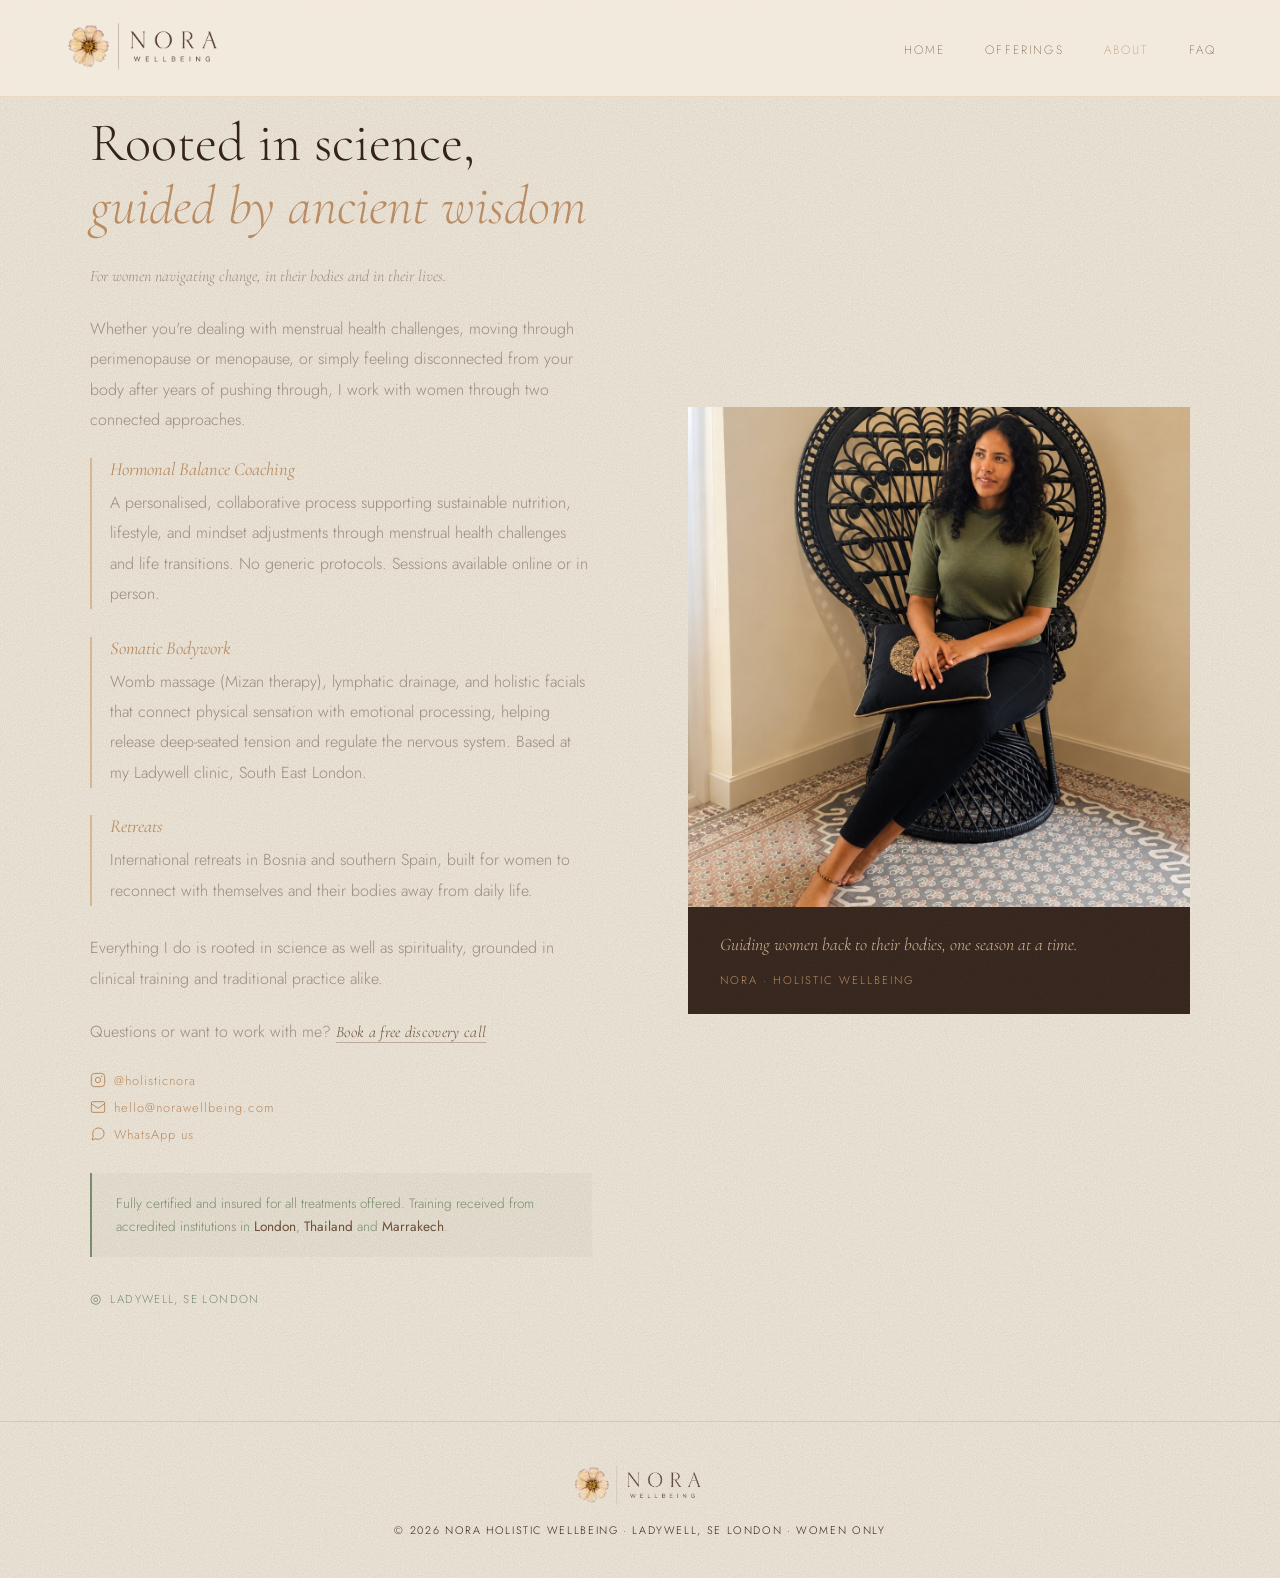
<file: about.html>
<!DOCTYPE html>
<html lang="en">
<head>
  <meta charset="UTF-8"/>
  <meta name="viewport" content="width=device-width, initial-scale=1.0"/>
  <title>About Me | Nora Holistic Wellbeing · Ladywell, SE London</title>
  <meta name="description" content="Meet Hannah, founder of Nora Holistic Wellbeing — trained in Mizan therapy, Ayurveda, TCM and Kobido, offering somatic treatments for women in Ladywell, SE London."/>
  <link rel="canonical" href="https://www.norawellbeing.com/about.html"/>
  <meta property="og:type" content="website"/>
  <meta property="og:url" content="https://www.norawellbeing.com/about.html"/>
  <meta property="og:title" content="About Me | Nora Holistic Wellbeing"/>
  <meta property="og:description" content="Meet Hannah, founder of Nora Holistic Wellbeing — trained in Mizan therapy, Ayurveda, TCM and Kobido."/>
  <meta property="og:image" content="https://www.norawellbeing.com/about.jpg"/>
  <meta name="twitter:card" content="summary_large_image"/>
  <meta name="twitter:image" content="https://www.norawellbeing.com/about.jpg"/>
  <link rel="icon" href="flower.png" type="image/png"/>
  <link rel="preconnect" href="https://fonts.googleapis.com"/>
  <link rel="preconnect" href="https://fonts.gstatic.com" crossorigin/>
  <link href="https://fonts.googleapis.com/css2?family=Cormorant+Garamond:ital,wght@0,300;0,400;1,300;1,400&family=Jost:wght@200;300;400&display=swap" rel="stylesheet"/>
  <link rel="stylesheet" href="styles.css"/>
</head>
<body>

<a href="#about" class="skip-link">Skip to main content</a>

<nav aria-label="Main navigation">
  <div class="nav-logo">
    <a href="index.html"><img src="logo.png" alt="Nora Holistic Wellbeing"/></a>
  </div>
  <button class="hamburger" aria-label="Toggle navigation" aria-expanded="false" aria-controls="nav-links">
    <svg width="22" height="22" viewBox="0 0 24 24" fill="none" stroke="currentColor" stroke-width="1.5" aria-hidden="true">
      <line x1="3" y1="6" x2="21" y2="6"/>
      <line x1="3" y1="12" x2="21" y2="12"/>
      <line x1="3" y1="18" x2="21" y2="18"/>
    </svg>
  </button>
  <ul class="nav-links" id="nav-links">
    <li><a href="index.html">Home</a></li>
    <li class="has-dropdown">
      <button type="button" class="dropdown-trigger" aria-haspopup="true" aria-expanded="false">Offerings</button>
      <div class="dropdown">
        <a href="somatic-treatments.html">Somatic Treatments</a>
        <a href="retreats.html">Retreats</a>
        <a href="digital-consultancy.html">Digital Consultancy</a>
      </div>
    </li>
    <li><a href="about.html" aria-current="page">About</a></li>
    <li><a href="faq.html">FAQ</a></li>
  </ul>
</nav>

<section id="about">
  <div class="about-inner">
    <div class="about-text reveal">
      <h2 class="section-heading">Rooted in science,<br/><em>guided by ancient wisdom</em></h2>
      <p class="about-lede">For women navigating change, in their bodies and in their lives.</p>
      <p>Whether you're dealing with menstrual health challenges, moving through perimenopause or menopause, or simply feeling disconnected from your body after years of pushing through, I work with women through two connected approaches.</p>
      <div class="about-offer">
        <h3 class="about-offer-title">Hormonal Balance Coaching</h3>
        <p>A personalised, collaborative process supporting sustainable nutrition, lifestyle, and mindset adjustments through menstrual health challenges and life transitions. No generic protocols. Sessions available online or in person.</p>
      </div>
      <div class="about-offer">
        <h3 class="about-offer-title">Somatic Bodywork</h3>
        <p>Womb massage (Mizan therapy), lymphatic drainage, and holistic facials that connect physical sensation with emotional processing, helping release deep-seated tension and regulate the nervous system. Based at my Ladywell clinic, South East London.</p>
      </div>
      <div class="about-offer">
        <h3 class="about-offer-title">Retreats</h3>
        <p>International retreats in Bosnia and southern Spain, built for women to reconnect with themselves and their bodies away from daily life.</p>
      </div>
      <p>Everything I do is rooted in science as well as spirituality, grounded in clinical training and traditional practice alike.</p>
      <p class="about-cta-line">Questions or want to work with me? <a href="https://wa.me/447776162455?text=Hi%2C%20I%27d%20like%20to%20book%20a%20free%20discovery%20call" target="_blank" rel="noopener noreferrer" class="hero-link">Book a free discovery call</a></p>
      <div class="about-contact-links">
        <a href="https://www.instagram.com/holisticnora" target="_blank" rel="noopener noreferrer">
          <svg viewBox="0 0 24 24" fill="none" stroke="currentColor" stroke-width="1.5"><rect x="2" y="2" width="20" height="20" rx="5"/><circle cx="12" cy="12" r="4"/><circle cx="17.5" cy="6.5" r="0.5" fill="currentColor"/></svg>
          @holisticnora
        </a>
        <a href="mailto:hello@norawellbeing.com">
          <svg viewBox="0 0 24 24" fill="none" stroke="currentColor" stroke-width="1.5"><rect x="2" y="4" width="20" height="16" rx="2"/><path d="m2 7 10 7 10-7"/></svg>
          hello@norawellbeing.com
        </a>
        <a href="https://wa.me/447776162455" target="_blank" rel="noopener noreferrer">
          <svg viewBox="0 0 24 24" fill="none" stroke="currentColor" stroke-width="1.5"><path d="M21 11.5a8.38 8.38 0 0 1-.9 3.8 8.5 8.5 0 0 1-7.6 4.7 8.38 8.38 0 0 1-3.8-.9L3 21l1.9-5.7a8.38 8.38 0 0 1-.9-3.8 8.5 8.5 0 0 1 4.7-7.6 8.38 8.38 0 0 1 3.8-.9h.5a8.48 8.48 0 0 1 8 8v.5z"/></svg>
          WhatsApp us
        </a>
      </div>
      <div class="training-badge">
        <p>Fully certified and insured for all treatments offered. Training received from accredited institutions in <strong>London</strong>, <strong>Thailand</strong> and <strong>Marrakech</strong>.</p>
      </div>
      <div class="location-tag">Ladywell, SE London</div>
    </div>
    <div class="reveal">
      <img src="about.jpg" alt="Nora sitting in a wicker peacock chair" class="about-image" loading="lazy"/>
      <div class="about-image-caption">
        Guiding women back to their bodies, one season at a time.
        <p class="about-image-caption-sub">Nora · Holistic Wellbeing</p>
      </div>
    </div>
  </div>
</section>

<footer>
  <img src="logo.png" alt="Nora"/>
  <p>© 2026 Nora Holistic Wellbeing · Ladywell, SE London · Women Only</p>
</footer>

<script src="script.js" defer></script>
</body>
</html>
</file>
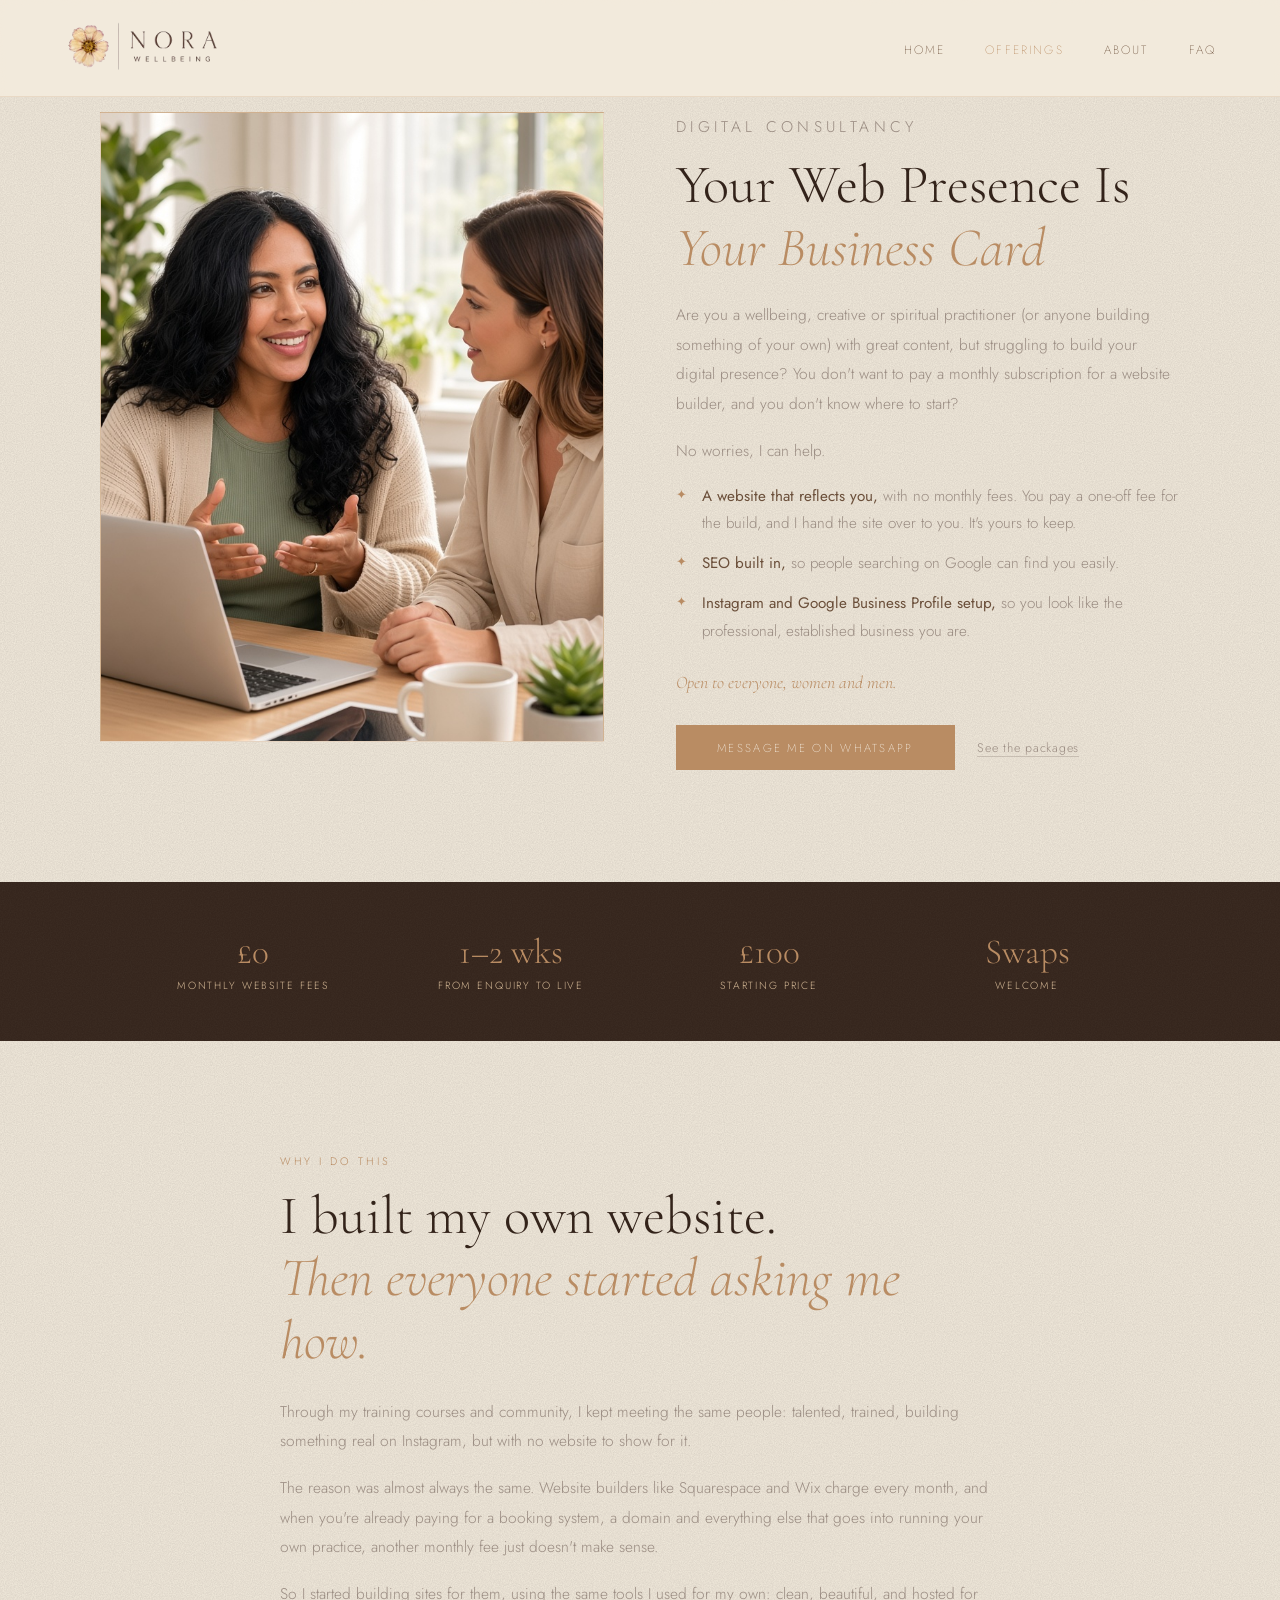
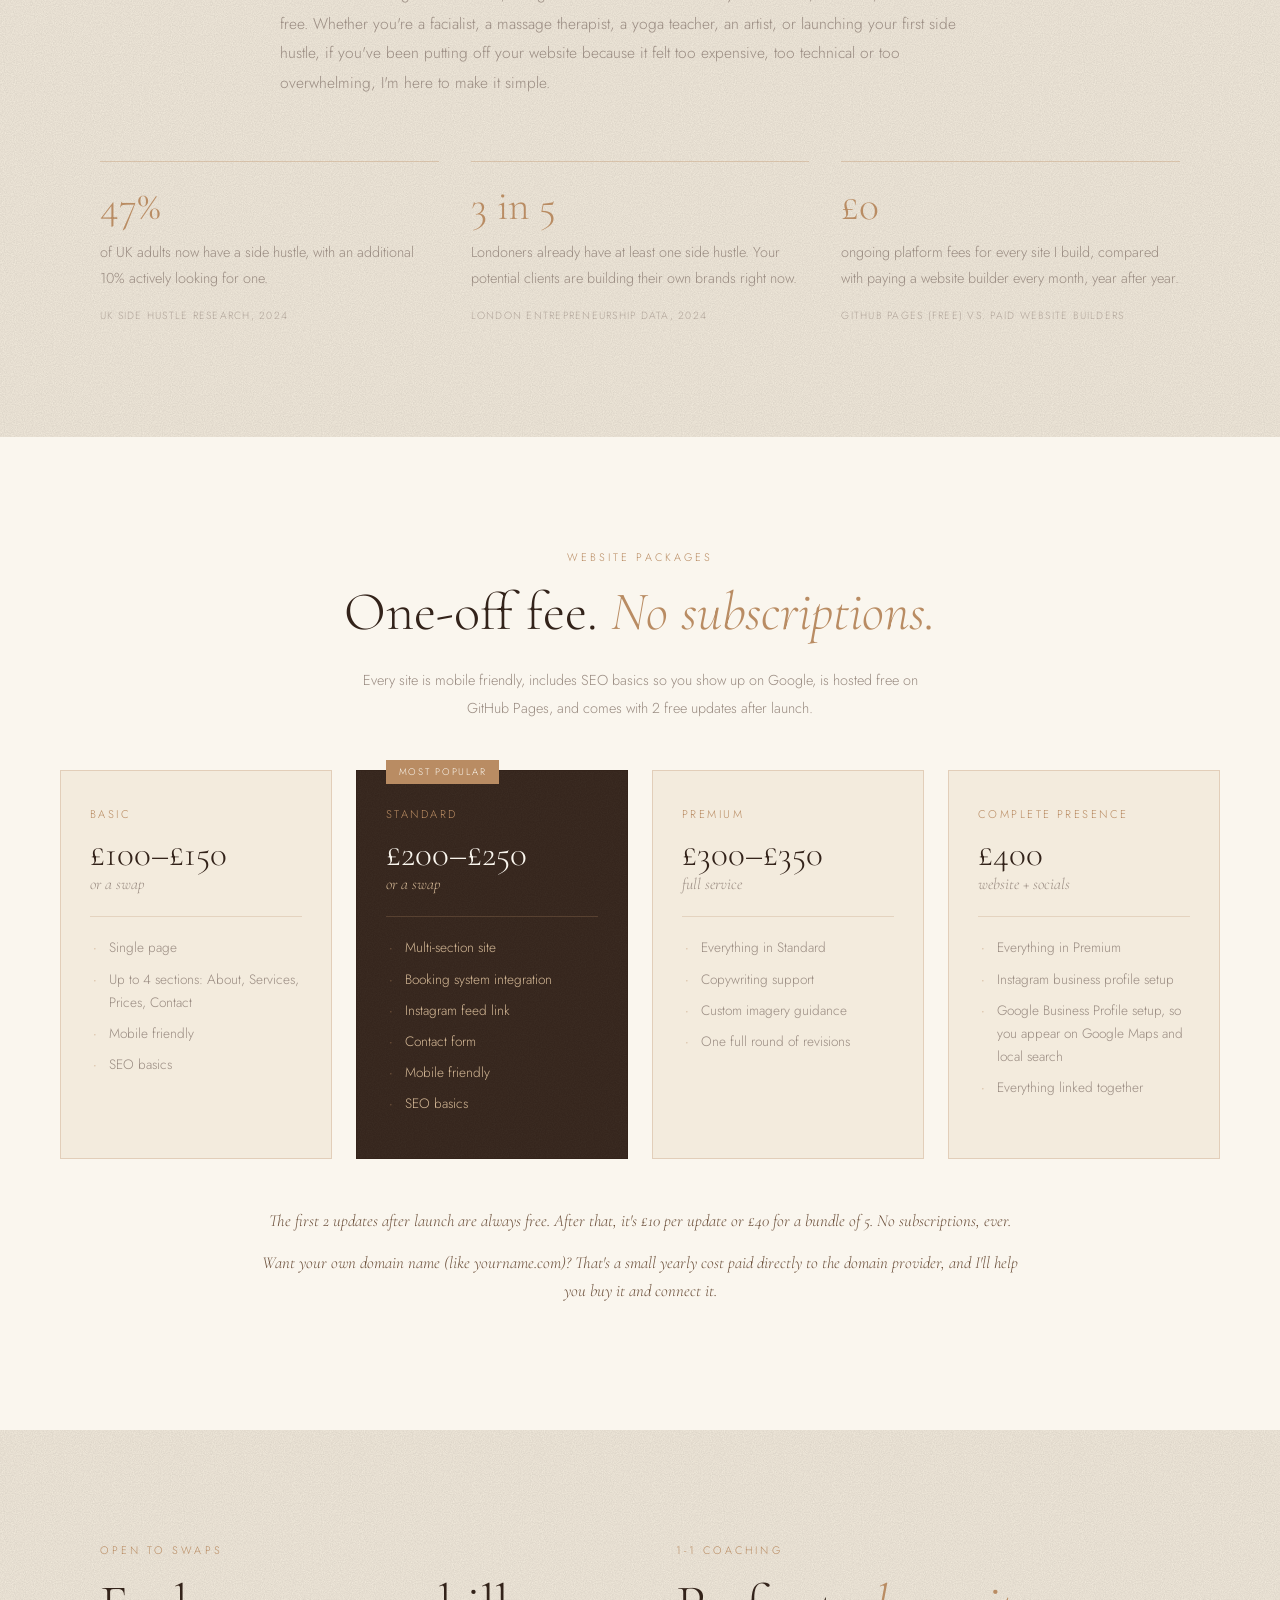
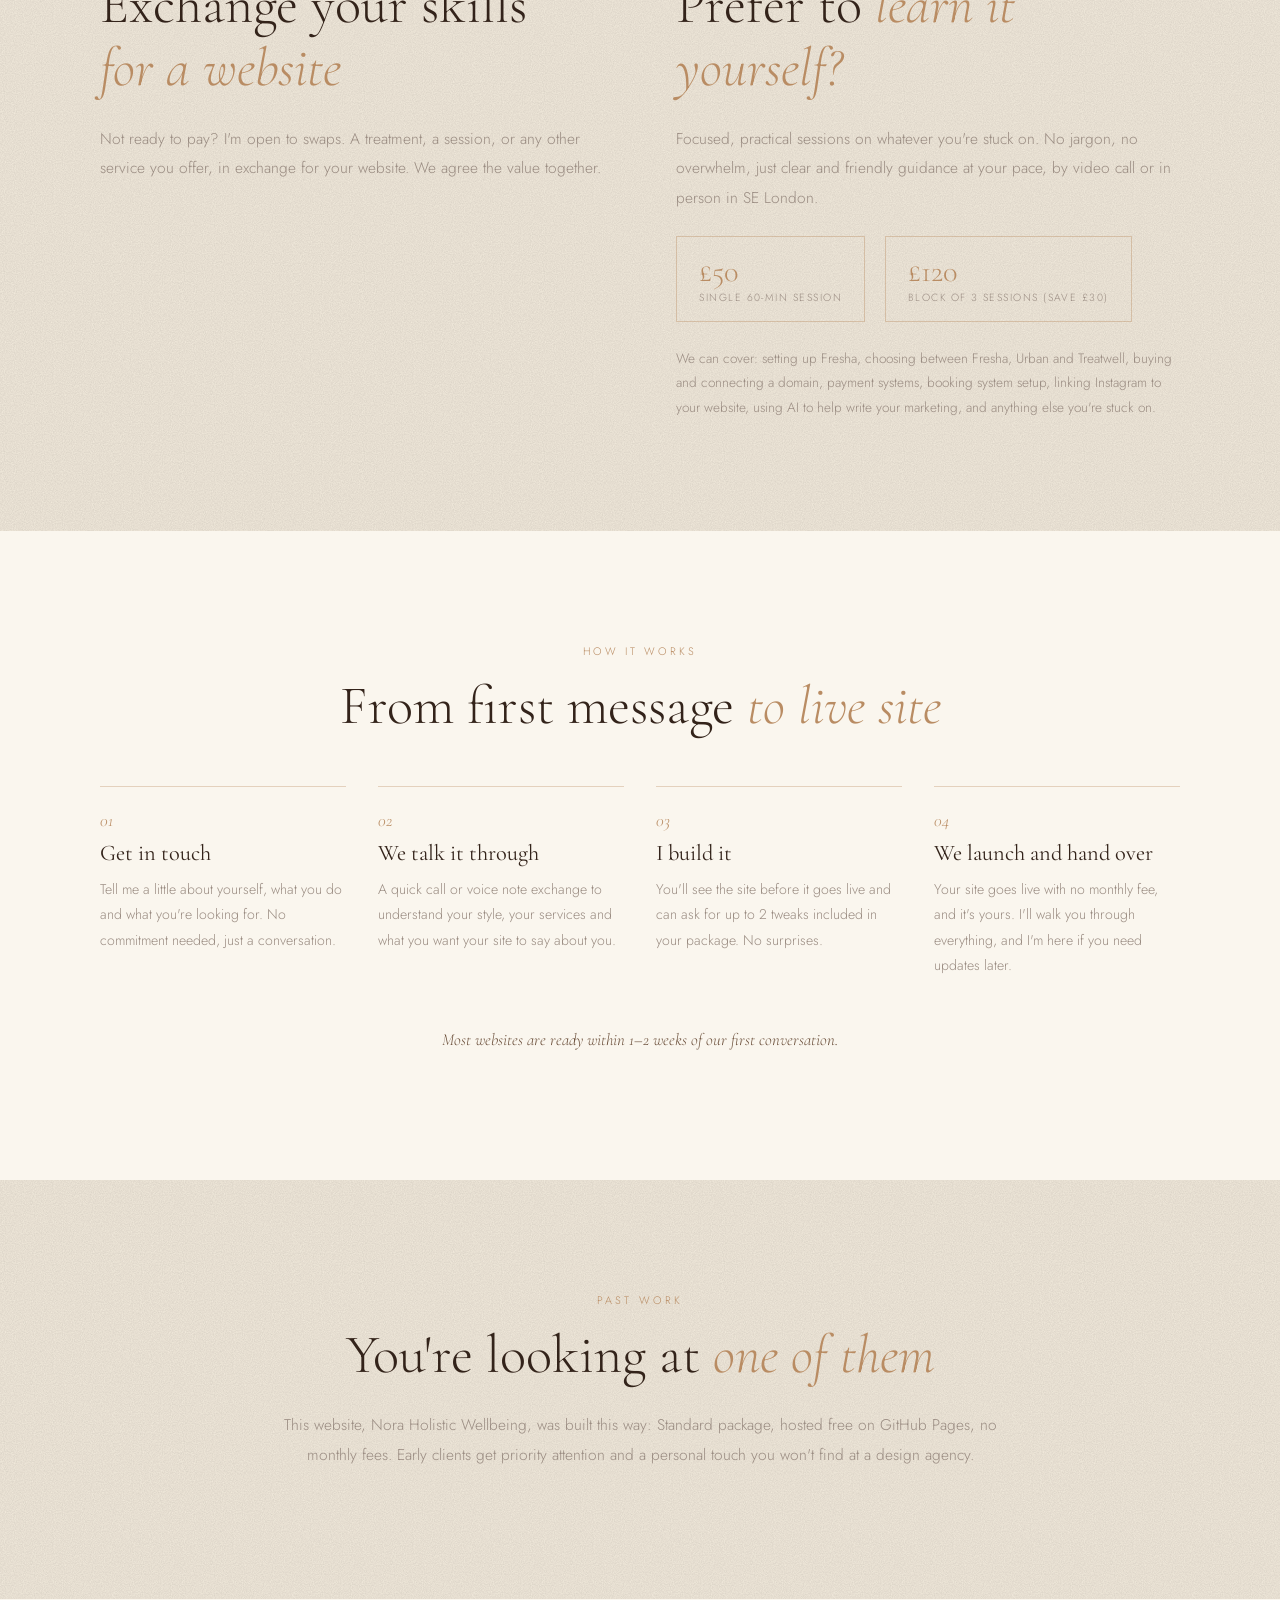
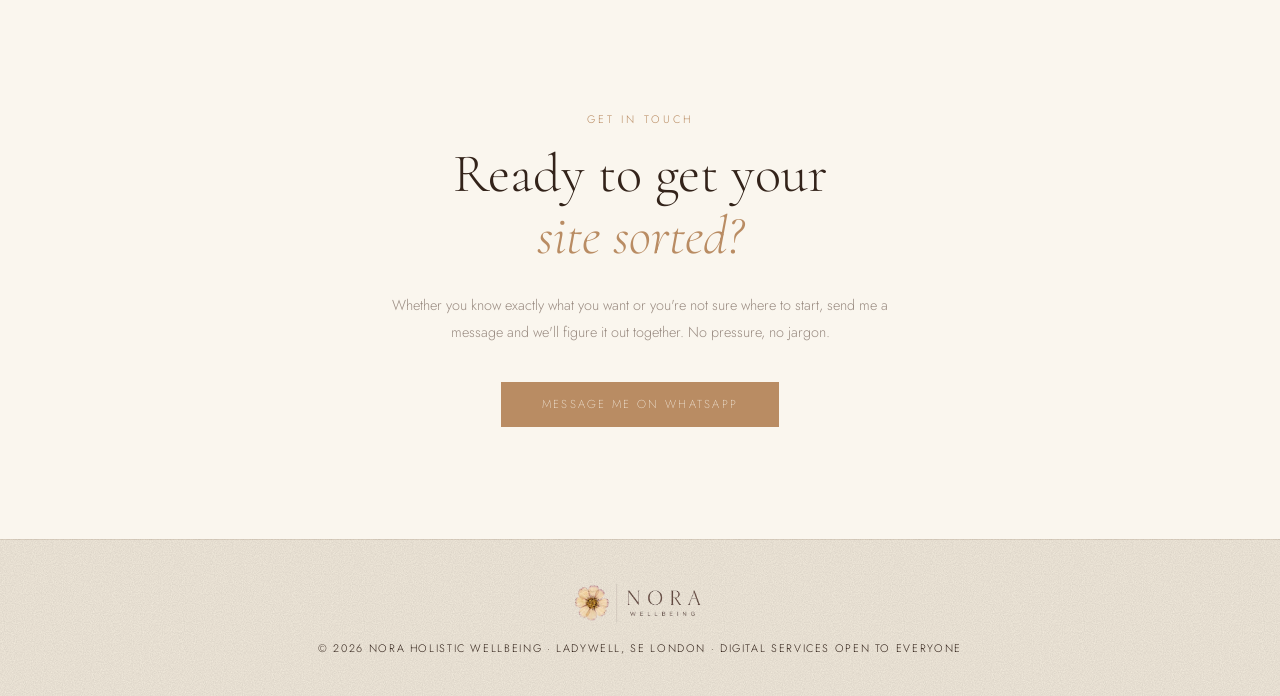
<file: digital-consultancy.html>
<!DOCTYPE html>
<html lang="en">
<head>
  <meta charset="UTF-8"/>
  <meta name="viewport" content="width=device-width, initial-scale=1.0"/>
  <title>Digital Consultancy | Nora Holistic Wellbeing</title>
  <meta name="description" content="Websites with no monthly fees, plus Instagram and Google Business Profile setup, for wellbeing, creative and spiritual practitioners. One-off fee, SEO included, handed over to you. Ladywell, SE London."/>
  <link rel="canonical" href="https://www.norawellbeing.com/digital-consultancy.html"/>
  <meta property="og:type" content="website"/>
  <meta property="og:url" content="https://www.norawellbeing.com/digital-consultancy.html"/>
  <meta property="og:title" content="Digital Consultancy | Nora Holistic Wellbeing"/>
  <meta property="og:description" content="A website that reflects you, with no monthly fees. One-off build fee, SEO included, plus Instagram and Google Business Profile setup."/>
  <meta property="og:image" content="https://www.norawellbeing.com/digital-consultancy.jpg"/>
  <meta name="twitter:card" content="summary_large_image"/>
  <link rel="icon" href="flower.png" type="image/png"/>
  <link rel="preconnect" href="https://fonts.googleapis.com"/>
  <link rel="preconnect" href="https://fonts.gstatic.com" crossorigin/>
  <link href="https://fonts.googleapis.com/css2?family=Cormorant+Garamond:ital,wght@0,300;0,400;1,300;1,400&family=Jost:wght@200;300;400&display=swap" rel="stylesheet"/>
  <link rel="stylesheet" href="styles.css"/>
</head>
<body>

<a href="#digital-consultancy" class="skip-link">Skip to main content</a>

<nav aria-label="Main navigation">
  <div class="nav-logo">
    <a href="index.html"><img src="logo.png" alt="Nora Holistic Wellbeing"/></a>
  </div>
  <button class="hamburger" aria-label="Toggle navigation" aria-expanded="false" aria-controls="nav-links">
    <svg width="22" height="22" viewBox="0 0 24 24" fill="none" stroke="currentColor" stroke-width="1.5" aria-hidden="true">
      <line x1="3" y1="6" x2="21" y2="6"/>
      <line x1="3" y1="12" x2="21" y2="12"/>
      <line x1="3" y1="18" x2="21" y2="18"/>
    </svg>
  </button>
  <ul class="nav-links" id="nav-links">
    <li><a href="index.html">Home</a></li>
    <li class="has-dropdown">
      <button type="button" class="dropdown-trigger" aria-haspopup="true" aria-expanded="false" aria-current="page">Offerings</button>
      <div class="dropdown">
        <a href="somatic-treatments.html">Somatic Treatments</a>
        <a href="retreats.html">Retreats</a>
        <a href="digital-consultancy.html" aria-current="page">Digital Consultancy</a>
      </div>
    </li>
    <li><a href="about.html">About</a></li>
    <li><a href="faq.html">FAQ</a></li>
  </ul>
</nav>

<section id="digital-consultancy" class="retreat-block dc-intro">
  <div class="retreat-block-inner">
    <img class="retreat-block-image reveal" src="digital-consultancy.jpg" alt="Digital consultancy session at a laptop"/>
    <div class="retreat-block-text reveal">
      <p class="section-label">Digital Consultancy</p>
      <h1 class="section-heading">Your Web Presence Is<br/><em>Your Business Card</em></h1>
      <p>Are you a wellbeing, creative or spiritual practitioner (or anyone building something of your own) with great content, but struggling to build your digital presence? You don't want to pay a monthly subscription for a website builder, and you don't know where to start?</p>
      <p>No worries, I can help.</p>
      <ul class="dc-ticks">
        <li><strong>A website that reflects you,</strong> with no monthly fees. You pay a one-off fee for the build, and I hand the site over to you. It's yours to keep.</li>
        <li><strong>SEO built in,</strong> so people searching on Google can find you easily.</li>
        <li><strong>Instagram and Google Business Profile setup,</strong> so you look like the professional, established business you are.</li>
      </ul>
      <p class="dc-open">Open to everyone, women and men.</p>
      <div class="cta-group dc-cta-left">
        <a href="https://wa.me/447776162455?text=Hi%2C%20I%27m%20interested%20in%20your%20digital%20consultancy%20services" target="_blank" rel="noopener noreferrer" class="btn btn-fill" style="animation:none;">Message Me on WhatsApp</a>
        <a href="#packages" class="btn-text">See the packages</a>
      </div>
    </div>
  </div>
</section>

<section class="dc-band" aria-label="At a glance">
  <div class="dc-stats">
    <div class="dc-stat"><span class="dc-stat-num">£0</span><span class="dc-stat-label">Monthly website fees</span></div>
    <div class="dc-stat"><span class="dc-stat-num">1&ndash;2 wks</span><span class="dc-stat-label">From enquiry to live</span></div>
    <div class="dc-stat"><span class="dc-stat-num">£100</span><span class="dc-stat-label">Starting price</span></div>
    <div class="dc-stat"><span class="dc-stat-num">Swaps</span><span class="dc-stat-label">Welcome</span></div>
  </div>
</section>

<section class="dc-section">
  <div class="dc-narrow reveal">
    <p class="section-label">Why I Do This</p>
    <h2 class="section-heading">I built my own website.<br/><em>Then everyone started asking me how.</em></h2>
    <p>Through my training courses and community, I kept meeting the same people: talented, trained, building something real on Instagram, but with no website to show for it.</p>
    <p>The reason was almost always the same. Website builders like Squarespace and Wix charge every month, and when you're already paying for a booking system, a domain and everything else that goes into running your own practice, another monthly fee just doesn't make sense.</p>
    <p>So I started building sites for them, using the same tools I used for my own: clean, beautiful, and hosted for free. Whether you're a facialist, a massage therapist, a yoga teacher, an artist, or launching your first side hustle, if you've been putting off your website because it felt too expensive, too technical or too overwhelming, I'm here to make it simple.</p>
  </div>
  <div class="dc-insights reveal">
    <div class="dc-insight">
      <span class="dc-insight-num">47%</span>
      <p>of UK adults now have a side hustle, with an additional 10% actively looking for one.</p>
      <span class="dc-insight-src">UK side hustle research, 2024</span>
    </div>
    <div class="dc-insight">
      <span class="dc-insight-num">3 in 5</span>
      <p>Londoners already have at least one side hustle. Your potential clients are building their own brands right now.</p>
      <span class="dc-insight-src">London entrepreneurship data, 2024</span>
    </div>
    <div class="dc-insight">
      <span class="dc-insight-num">£0</span>
      <p>ongoing platform fees for every site I build, compared with paying a website builder every month, year after year.</p>
      <span class="dc-insight-src">GitHub Pages (free) vs. paid website builders</span>
    </div>
  </div>
</section>

<section id="packages" class="dc-section dc-alt">
  <div class="section-intro reveal" style="margin-bottom:3rem;">
    <p class="section-label">Website Packages</p>
    <h2 class="section-heading">One-off fee. <em>No subscriptions.</em></h2>
    <p class="lede">Every site is mobile friendly, includes SEO basics so you show up on Google, is hosted free on GitHub Pages, and comes with 2 free updates after launch.</p>
  </div>
  <div class="dc-packages reveal">
    <div class="dc-package">
      <p class="dc-package-name">Basic</p>
      <p class="dc-package-price">£100&ndash;£150</p>
      <p class="dc-package-swap">or a swap</p>
      <ul>
        <li>Single page</li>
        <li>Up to 4 sections: About, Services, Prices, Contact</li>
        <li>Mobile friendly</li>
        <li>SEO basics</li>
      </ul>
    </div>
    <div class="dc-package dc-featured">
      <p class="dc-package-badge">Most popular</p>
      <p class="dc-package-name">Standard</p>
      <p class="dc-package-price">£200&ndash;£250</p>
      <p class="dc-package-swap">or a swap</p>
      <ul>
        <li>Multi-section site</li>
        <li>Booking system integration</li>
        <li>Instagram feed link</li>
        <li>Contact form</li>
        <li>Mobile friendly</li>
        <li>SEO basics</li>
      </ul>
    </div>
    <div class="dc-package">
      <p class="dc-package-name">Premium</p>
      <p class="dc-package-price">£300&ndash;£350</p>
      <p class="dc-package-swap">full service</p>
      <ul>
        <li>Everything in Standard</li>
        <li>Copywriting support</li>
        <li>Custom imagery guidance</li>
        <li>One full round of revisions</li>
      </ul>
    </div>
    <div class="dc-package">
      <p class="dc-package-name">Complete Presence</p>
      <p class="dc-package-price">£400</p>
      <p class="dc-package-swap">website + socials</p>
      <ul>
        <li>Everything in Premium</li>
        <li>Instagram business profile setup</li>
        <li>Google Business Profile setup, so you appear on Google Maps and local search</li>
        <li>Everything linked together</li>
      </ul>
    </div>
  </div>
  <div class="dc-notes reveal">
    <p>The first 2 updates after launch are always free. After that, it's £10 per update or £40 for a bundle of 5. No subscriptions, ever.</p>
    <p>Want your own domain name (like yourname.com)? That's a small yearly cost paid directly to the domain provider, and I'll help you buy it and connect it.</p>
  </div>
</section>

<section class="dc-section">
  <div class="retreat-block-inner">
    <div class="reveal">
      <p class="section-label">Open to Swaps</p>
      <h2 class="section-heading">Exchange your skills<br/><em>for a website</em></h2>
      <p class="dc-body">Not ready to pay? I'm open to swaps. A treatment, a session, or any other service you offer, in exchange for your website. We agree the value together.</p>
    </div>
    <div class="reveal">
      <p class="section-label">1-1 Coaching</p>
      <h2 class="section-heading">Prefer to <em>learn it yourself?</em></h2>
      <p class="dc-body">Focused, practical sessions on whatever you're stuck on. No jargon, no overwhelm, just clear and friendly guidance at your pace, by video call or in person in SE London.</p>
      <div class="dc-coach-prices">
        <div><span class="dc-coach-price">£50</span><span class="dc-coach-label">Single 60-min session</span></div>
        <div><span class="dc-coach-price">£120</span><span class="dc-coach-label">Block of 3 sessions (save £30)</span></div>
      </div>
      <p class="dc-small">We can cover: setting up Fresha, choosing between Fresha, Urban and Treatwell, buying and connecting a domain, payment systems, booking system setup, linking Instagram to your website, using AI to help write your marketing, and anything else you're stuck on.</p>
    </div>
  </div>
</section>

<section class="dc-section dc-alt">
  <div class="section-intro reveal" style="margin-bottom:3rem;">
    <p class="section-label">How It Works</p>
    <h2 class="section-heading">From first message <em>to live site</em></h2>
  </div>
  <ol class="dc-process reveal">
    <li><span class="dc-step">01</span><h3>Get in touch</h3><p>Tell me a little about yourself, what you do and what you're looking for. No commitment needed, just a conversation.</p></li>
    <li><span class="dc-step">02</span><h3>We talk it through</h3><p>A quick call or voice note exchange to understand your style, your services and what you want your site to say about you.</p></li>
    <li><span class="dc-step">03</span><h3>I build it</h3><p>You'll see the site before it goes live and can ask for up to 2 tweaks included in your package. No surprises.</p></li>
    <li><span class="dc-step">04</span><h3>We launch and hand over</h3><p>Your site goes live with no monthly fee, and it's yours. I'll walk you through everything, and I'm here if you need updates later.</p></li>
  </ol>
  <p class="dc-notes reveal" style="text-align:center;">Most websites are ready within 1&ndash;2 weeks of our first conversation.</p>
</section>

<section class="dc-section">
  <div class="dc-narrow reveal" style="text-align:center;">
    <p class="section-label">Past Work</p>
    <h2 class="section-heading">You're looking at <em>one of them</em></h2>
    <p>This website, Nora Holistic Wellbeing, was built this way: Standard package, hosted free on GitHub Pages, no monthly fees. Early clients get priority attention and a personal touch you won't find at a design agency.</p>
  </div>
</section>

<section id="retreat-cta" class="dc-alt">
  <div class="section-intro reveal" style="margin-bottom:0;">
    <p class="section-label">Get in Touch</p>
    <h2 class="section-heading">Ready to get your<br/><em>site sorted?</em></h2>
    <p class="coming-soon-note">Whether you know exactly what you want or you're not sure where to start, send me a message and we'll figure it out together. No pressure, no jargon.</p>
    <div class="cta-group">
      <a href="https://wa.me/447776162455?text=Hi%2C%20I%27m%20interested%20in%20your%20digital%20consultancy%20services" target="_blank" rel="noopener noreferrer" class="btn btn-fill" style="animation:none;">Message Me on WhatsApp</a>
    </div>
  </div>
</section>

<footer>
  <img src="logo.png" alt="Nora"/>
  <p>© 2026 Nora Holistic Wellbeing · Ladywell, SE London · Digital services open to everyone</p>
</footer>

<script src="script.js" defer></script>
</body>
</html>
</file>
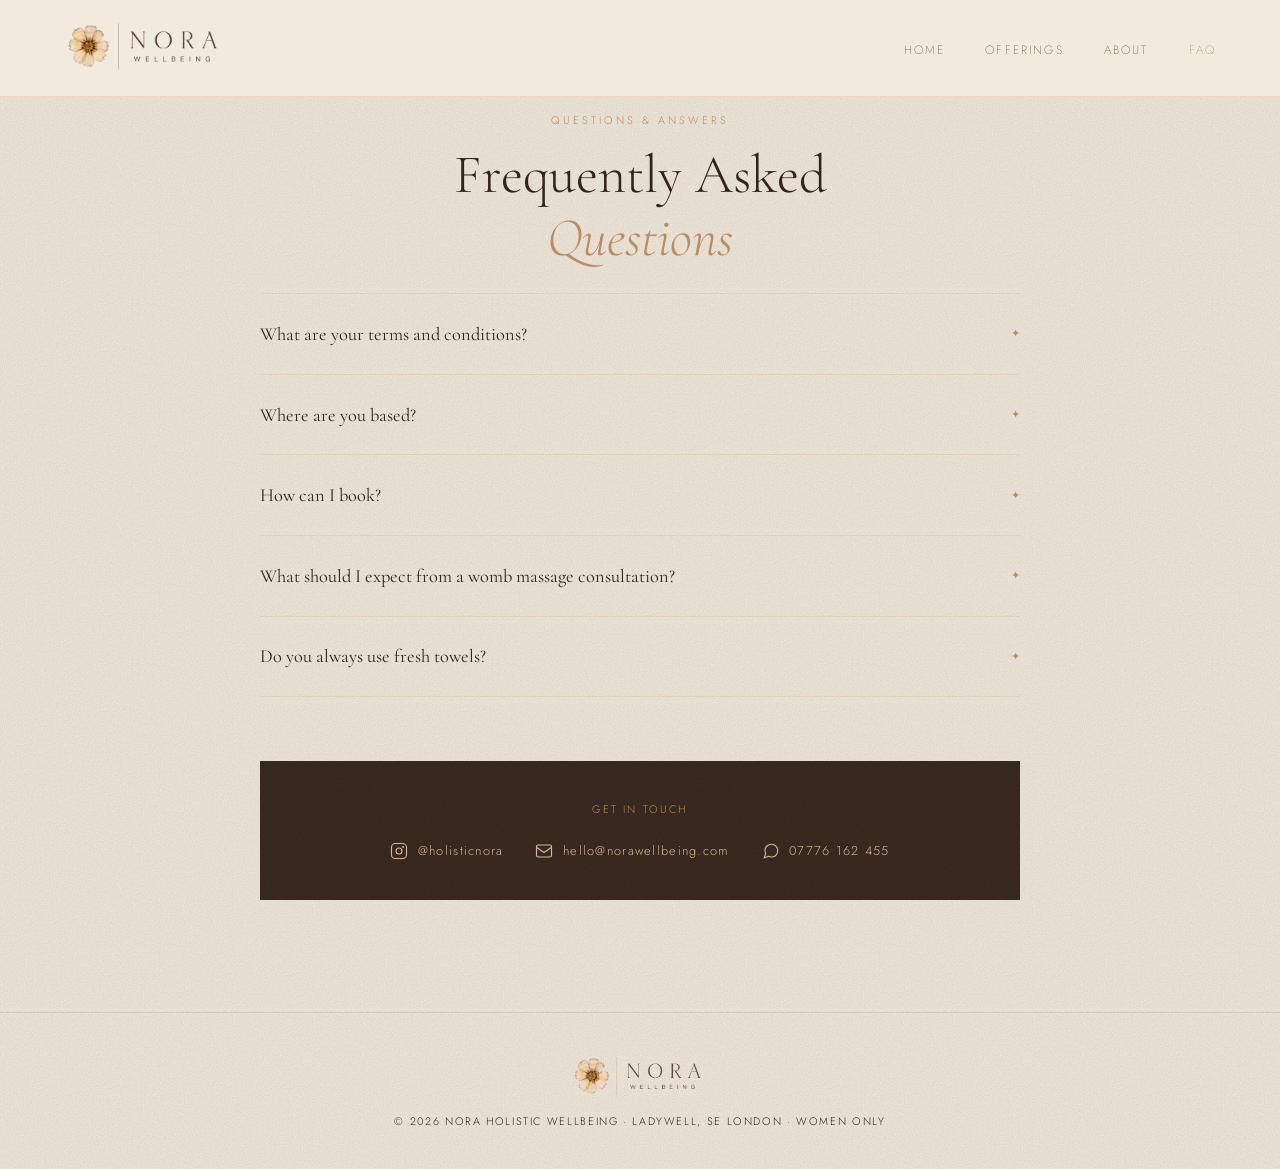
<file: faq.html>
<!DOCTYPE html>
<html lang="en">
<head>
  <meta charset="UTF-8"/>
  <meta name="viewport" content="width=device-width, initial-scale=1.0"/>
  <title>FAQ | Nora Holistic Wellbeing · Ladywell, SE London</title>
  <meta name="description" content="Frequently asked questions about booking, terms, and treatments at Nora Holistic Wellbeing, Ladywell, SE London."/>
  <link rel="canonical" href="https://www.norawellbeing.com/faq.html"/>
  <meta property="og:type" content="website"/>
  <meta property="og:url" content="https://www.norawellbeing.com/faq.html"/>
  <meta property="og:title" content="FAQ | Nora Holistic Wellbeing"/>
  <meta property="og:description" content="Frequently asked questions about booking, terms, and treatments at Nora Holistic Wellbeing."/>
  <meta property="og:image" content="https://www.norawellbeing.com/logo-mark.png"/>
  <meta name="twitter:card" content="summary"/>
  <link rel="icon" href="flower.png" type="image/png"/>
  <link rel="preconnect" href="https://fonts.googleapis.com"/>
  <link rel="preconnect" href="https://fonts.gstatic.com" crossorigin/>
  <link href="https://fonts.googleapis.com/css2?family=Cormorant+Garamond:ital,wght@0,300;0,400;1,300;1,400&family=Jost:wght@200;300;400&display=swap" rel="stylesheet"/>
  <link rel="stylesheet" href="styles.css"/>
</head>
<body>

<a href="#faq" class="skip-link">Skip to main content</a>

<nav aria-label="Main navigation">
  <div class="nav-logo">
    <a href="index.html"><img src="logo.png" alt="Nora Holistic Wellbeing"/></a>
  </div>
  <button class="hamburger" aria-label="Toggle navigation" aria-expanded="false" aria-controls="nav-links">
    <svg width="22" height="22" viewBox="0 0 24 24" fill="none" stroke="currentColor" stroke-width="1.5" aria-hidden="true">
      <line x1="3" y1="6" x2="21" y2="6"/>
      <line x1="3" y1="12" x2="21" y2="12"/>
      <line x1="3" y1="18" x2="21" y2="18"/>
    </svg>
  </button>
  <ul class="nav-links" id="nav-links">
    <li><a href="index.html">Home</a></li>
    <li class="has-dropdown">
      <button type="button" class="dropdown-trigger" aria-haspopup="true" aria-expanded="false">Offerings</button>
      <div class="dropdown">
        <a href="somatic-treatments.html">Somatic Treatments</a>
        <a href="retreats.html">Retreats</a>
        <a href="digital-consultancy.html">Digital Consultancy</a>
      </div>
    </li>
    <li><a href="about.html">About</a></li>
    <li><a href="faq.html" aria-current="page">FAQ</a></li>
  </ul>
</nav>

<section id="faq">
  <div class="faq-inner">
    <p class="section-label reveal">Questions &amp; Answers</p>
    <h2 class="section-heading reveal">Frequently Asked<br/><em>Questions</em></h2>
    <div class="faq-list reveal">
      <div class="faq-item">
        <button class="faq-question" aria-expanded="false">What are your terms and conditions?</button>
        <div class="faq-answer-wrap">
          <p class="faq-answer">A deposit is required to reserve your appointment. Deposits are non-refundable but transferable with at least 48 hours' notice. Cancellations with less than 48 hours' notice will forfeit the deposit.</p>
        </div>
      </div>
      <div class="faq-item">
        <button class="faq-question" aria-expanded="false">Where are you based?</button>
        <div class="faq-answer-wrap">
          <p class="faq-answer">I practice from a home clinic in Lewisham, London. The closest station is Ladywell. The exact address will be shared closer to your appointment.</p>
        </div>
      </div>
      <div class="faq-item">
        <button class="faq-question" aria-expanded="false">How can I book?</button>
        <div class="faq-answer-wrap">
          <p class="faq-answer">
            You can reach out via WhatsApp, Instagram, or email to book:<br/><br/>
            Instagram: <a href="https://www.instagram.com/holisticnora" target="_blank" rel="noopener noreferrer">@holisticnora</a><br/>
            Email: <a href="mailto:hello@norawellbeing.com">hello@norawellbeing.com</a><br/>
            WhatsApp: <a href="https://wa.me/447776162455">07776 162 455</a>
          </p>
        </div>
      </div>
      <div class="faq-item">
        <button class="faq-question" aria-expanded="false">What should I expect from a womb massage consultation?</button>
        <div class="faq-answer-wrap">
          <p class="faq-answer">Your initial womb massage session includes a detailed consultation covering your cycle history, general health, and what you're hoping to address. This is a confidential conversation and helps me tailor the treatment to you. The consultation is included in the initial session price of £120.</p>
        </div>
      </div>
      <div class="faq-item">
        <button class="faq-question" aria-expanded="false">Do you always use fresh towels?</button>
        <div class="faq-answer-wrap">
          <p class="faq-answer">Of course. All towels and sheets are replaced and deep cleaned after each client. All tools are sterilised and disinfected after every use.</p>
        </div>
      </div>
    </div>
    <div class="contact-links-block reveal">
      <p>Get in touch</p>
      <div class="contact-links-icons">
        <a href="https://www.instagram.com/holisticnora" target="_blank" rel="noopener noreferrer" class="contact-link-icon">
          <svg viewBox="0 0 24 24" fill="none" stroke="currentColor" stroke-width="1.5"><rect x="2" y="2" width="20" height="20" rx="5"/><circle cx="12" cy="12" r="4"/><circle cx="17.5" cy="6.5" r="0.5" fill="currentColor"/></svg>
          @holisticnora
        </a>
        <a href="mailto:hello@norawellbeing.com" class="contact-link-icon">
          <svg viewBox="0 0 24 24" fill="none" stroke="currentColor" stroke-width="1.5"><rect x="2" y="4" width="20" height="16" rx="2"/><path d="m2 7 10 7 10-7"/></svg>
          hello@norawellbeing.com
        </a>
        <a href="https://wa.me/447776162455" target="_blank" rel="noopener noreferrer" class="contact-link-icon">
          <svg viewBox="0 0 24 24" fill="none" stroke="currentColor" stroke-width="1.5"><path d="M21 11.5a8.38 8.38 0 0 1-.9 3.8 8.5 8.5 0 0 1-7.6 4.7 8.38 8.38 0 0 1-3.8-.9L3 21l1.9-5.7a8.38 8.38 0 0 1-.9-3.8 8.5 8.5 0 0 1 4.7-7.6 8.38 8.38 0 0 1 3.8-.9h.5a8.48 8.48 0 0 1 8 8v.5z"/></svg>
          07776 162 455
        </a>
      </div>
    </div>
  </div>
</section>

<footer>
  <img src="logo.png" alt="Nora"/>
  <p>© 2026 Nora Holistic Wellbeing · Ladywell, SE London · Women Only</p>
</footer>

<script src="script.js" defer></script>
</body>
</html>
</file>
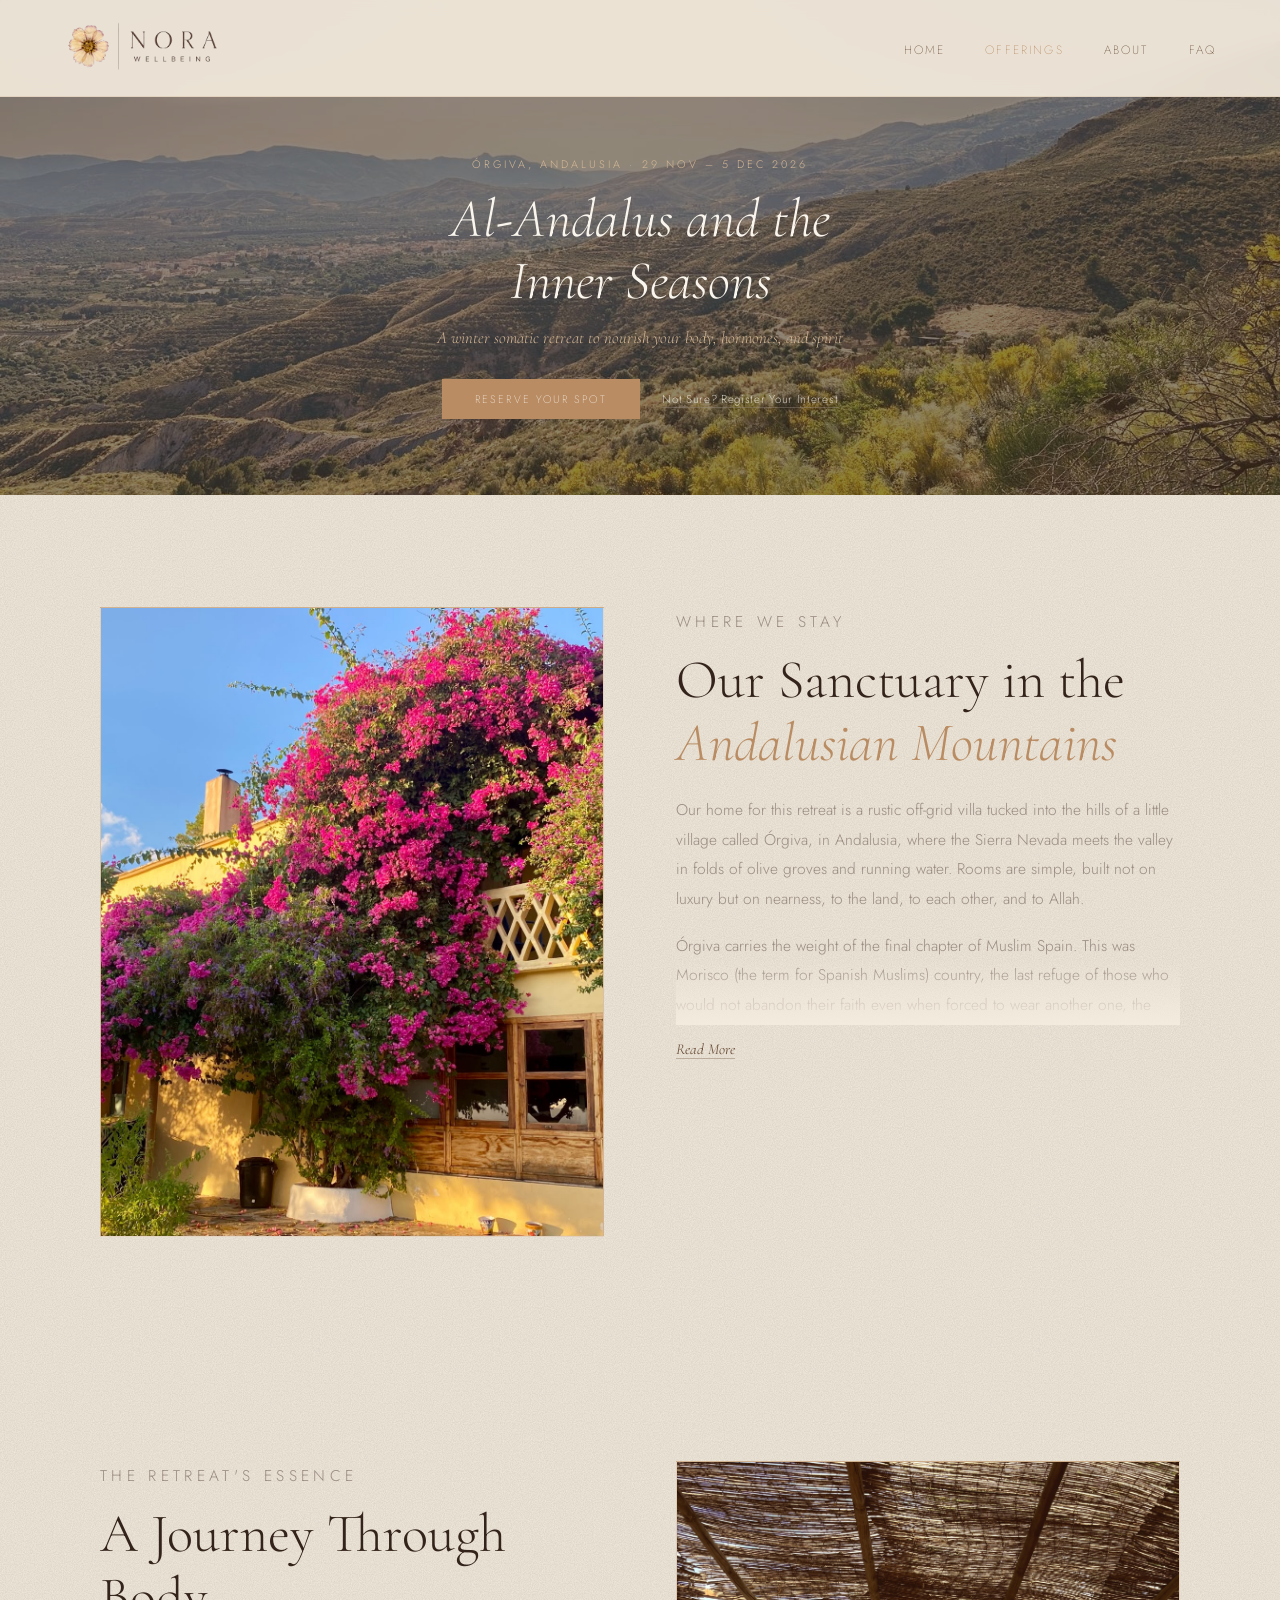
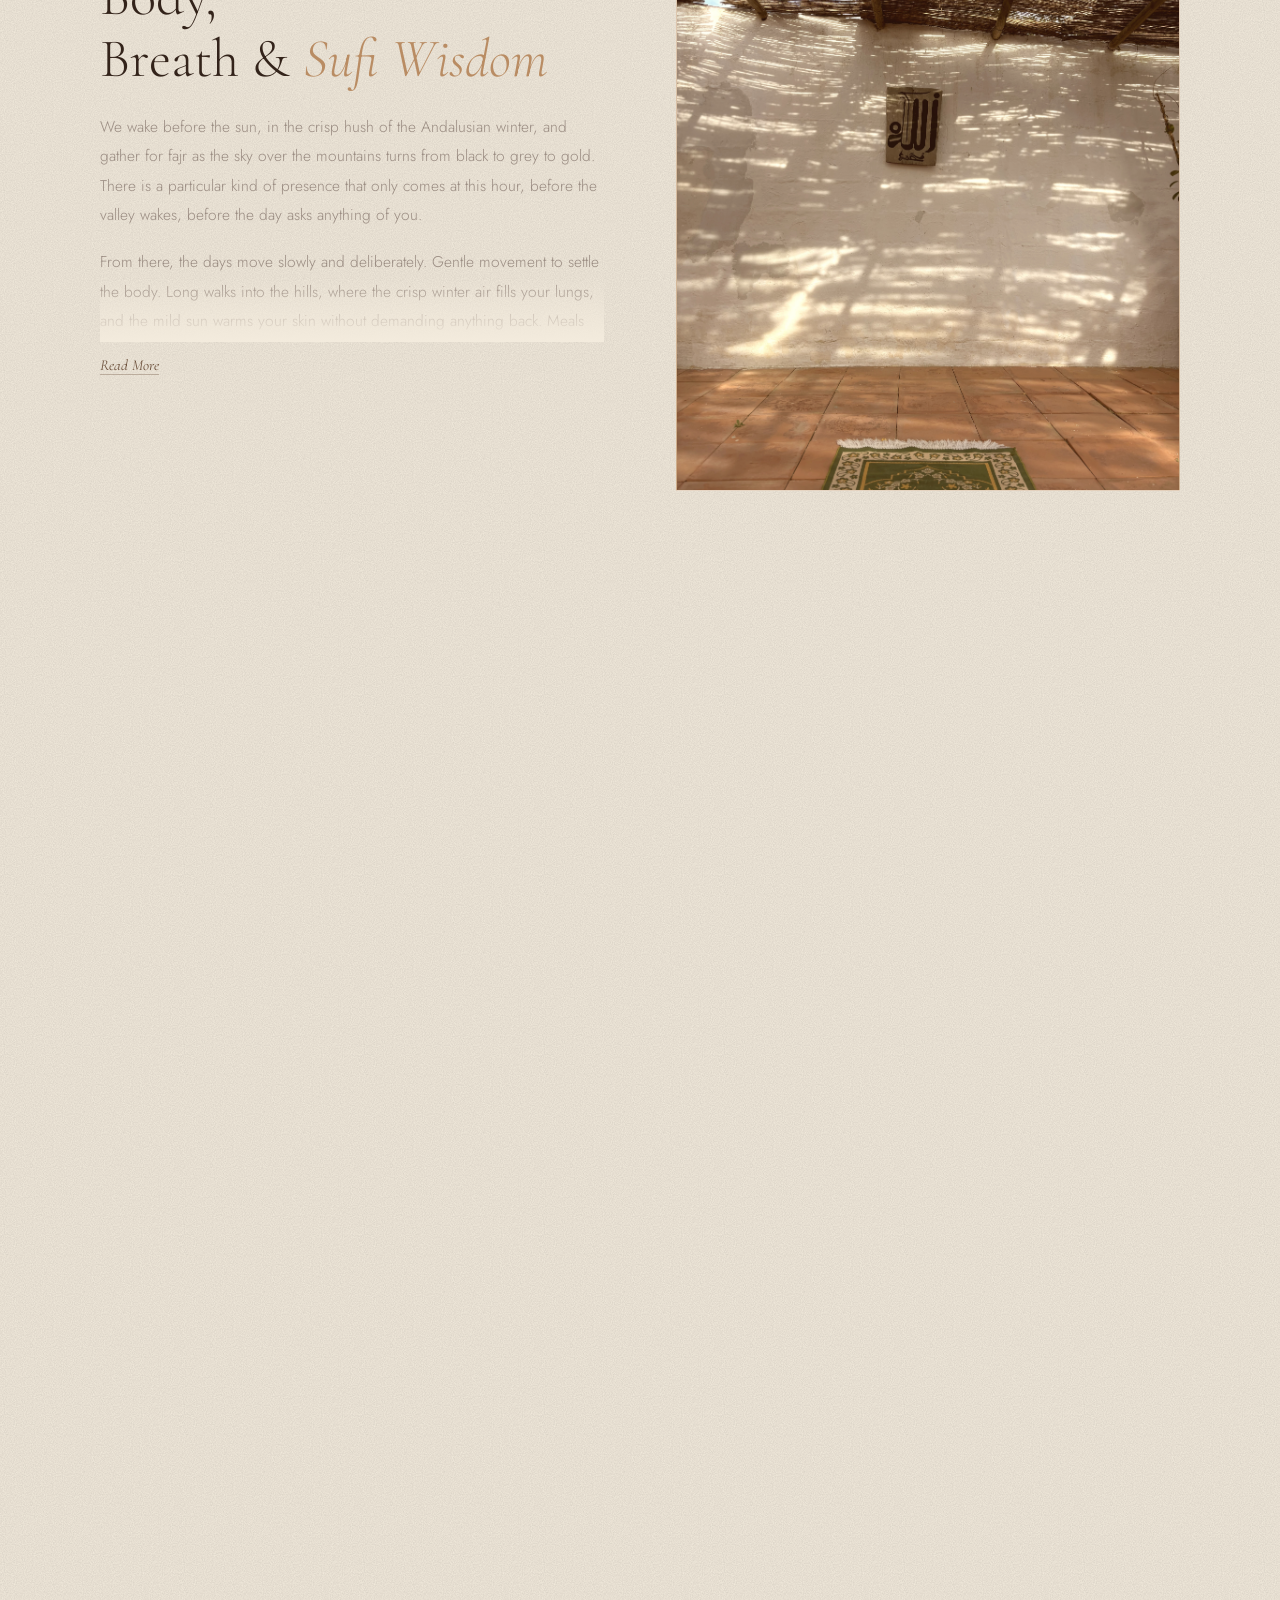
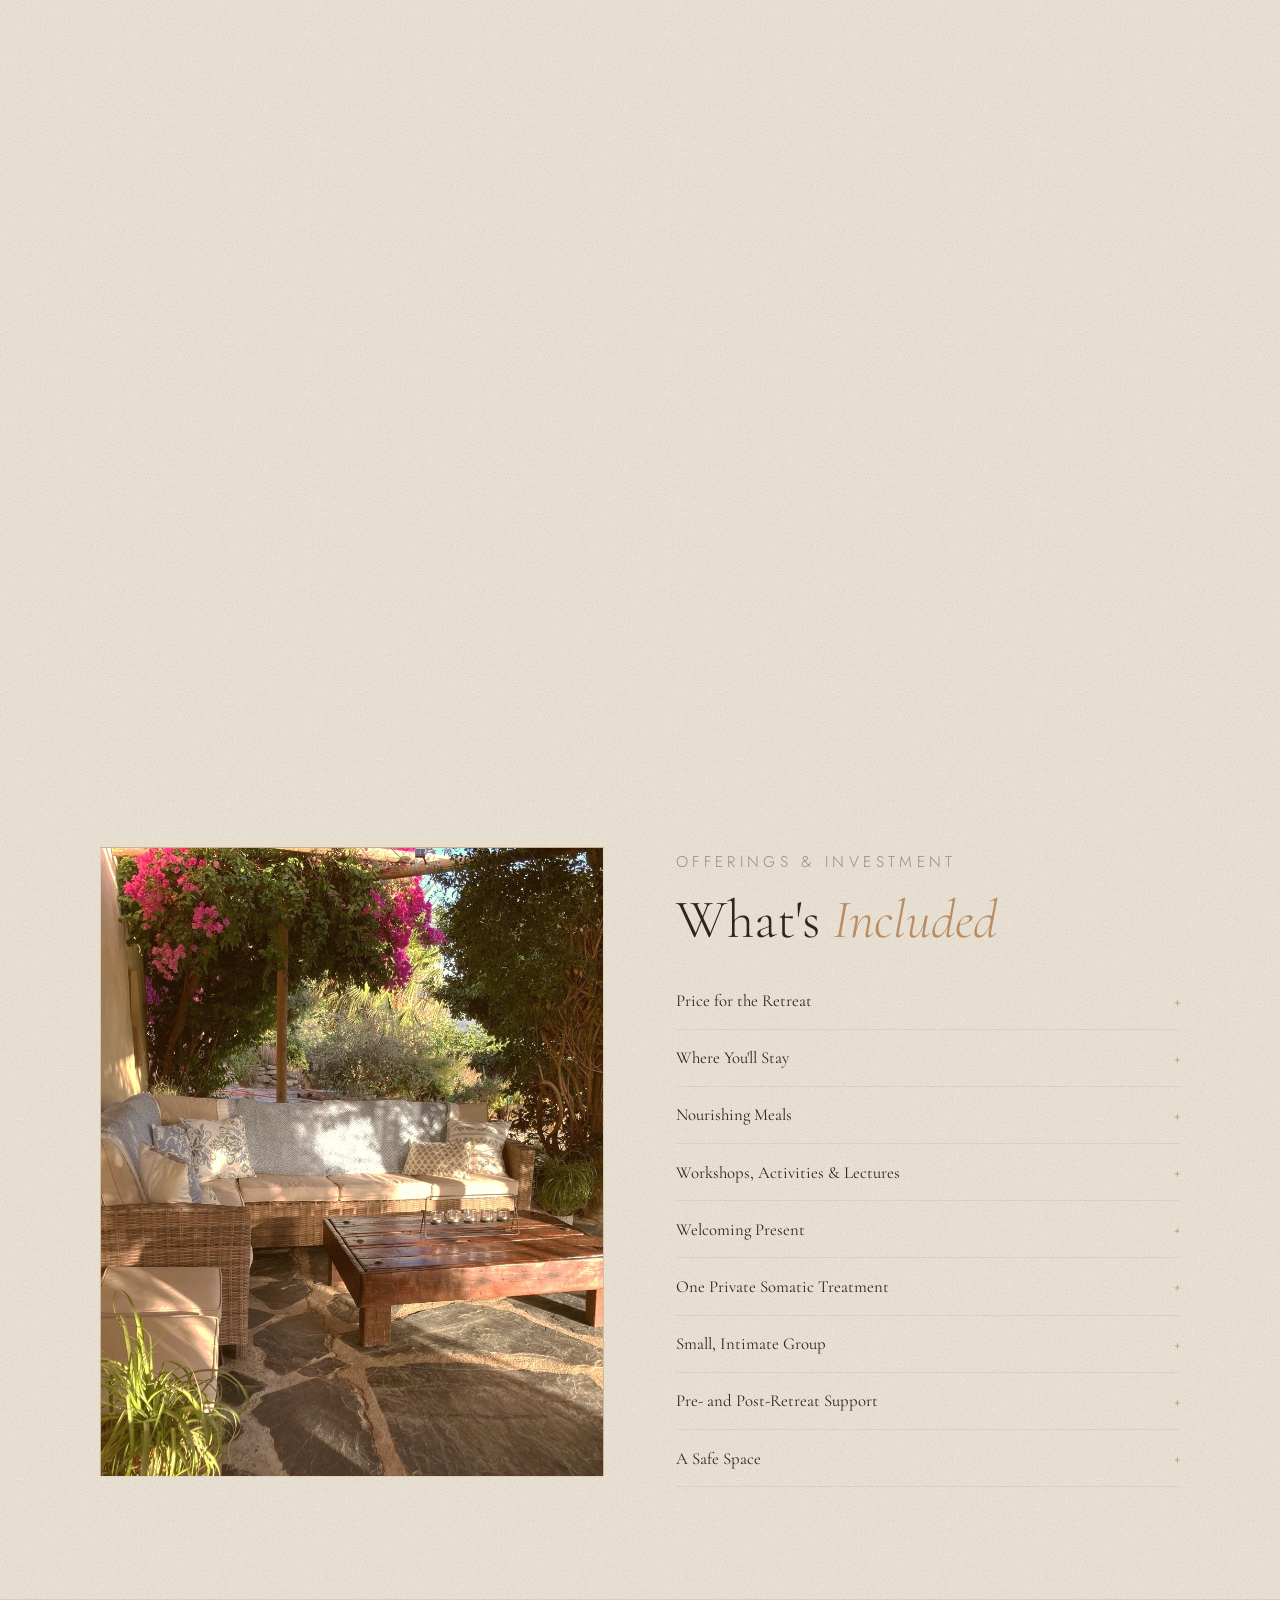
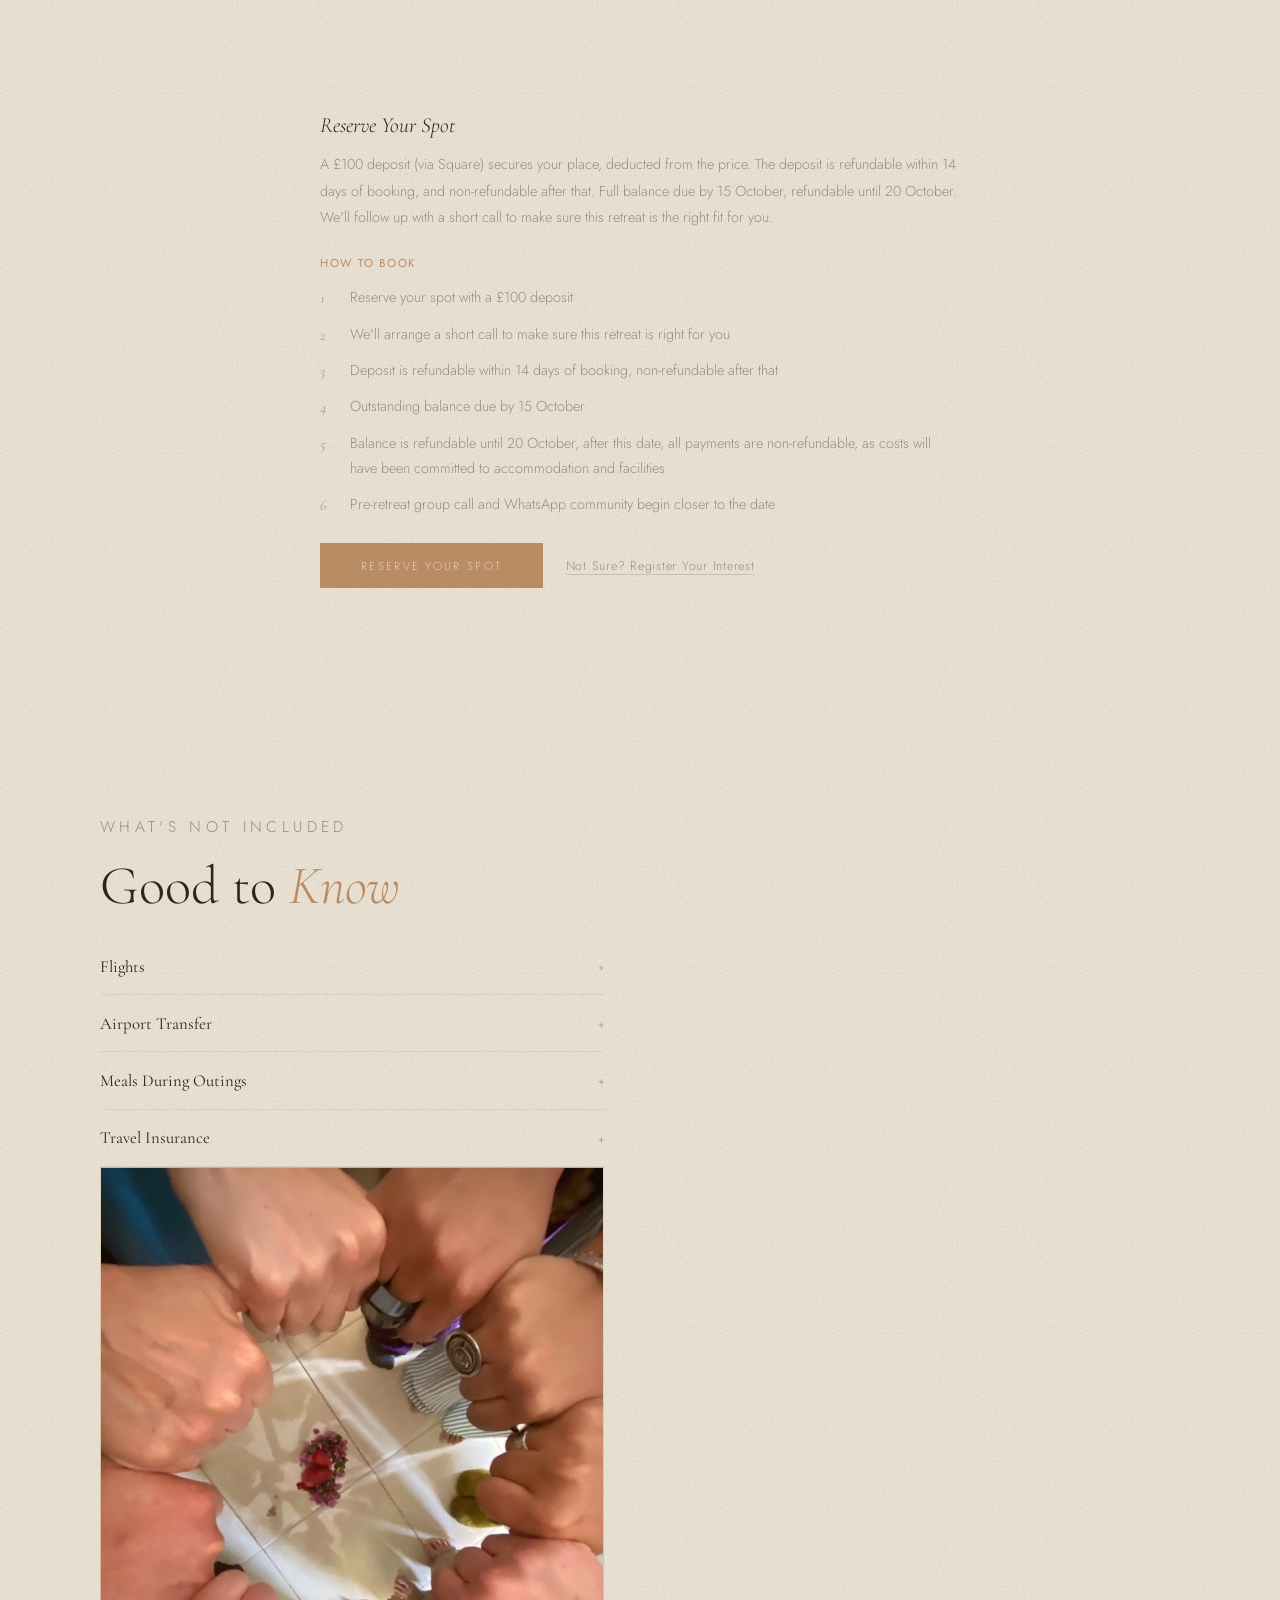
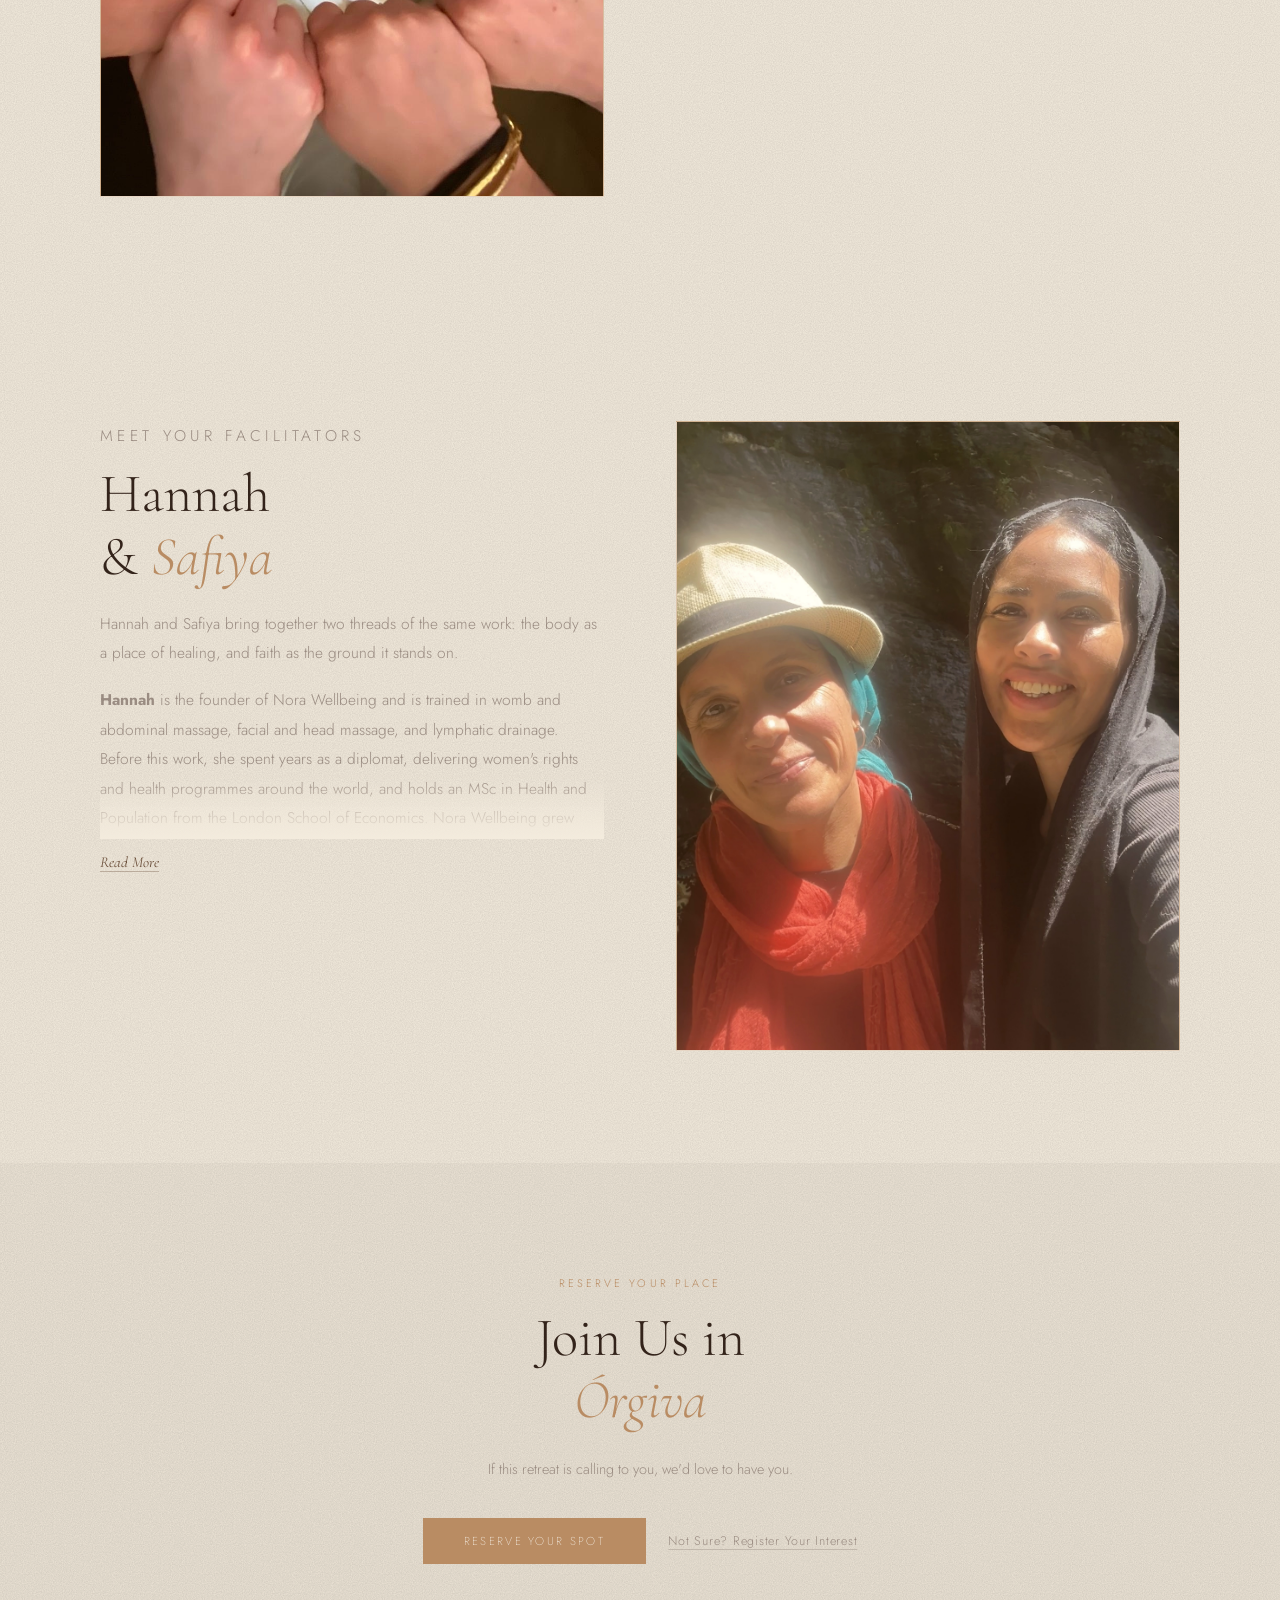
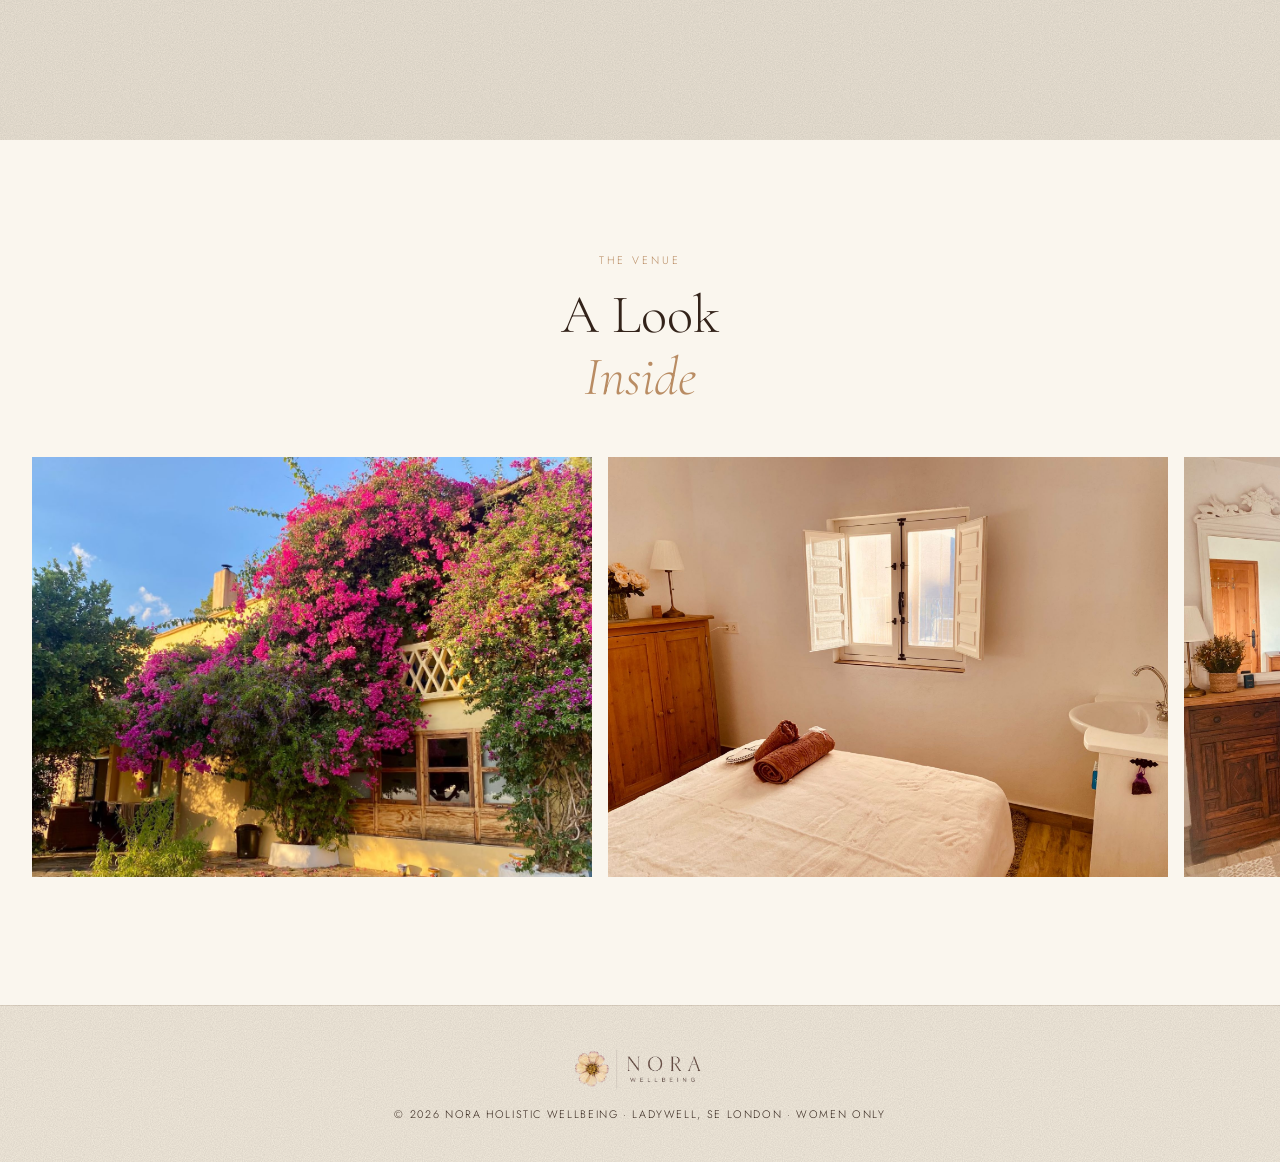
<file: retreats.html>
<!DOCTYPE html>
<html lang="en">
<head>
  <meta charset="UTF-8"/>
  <meta name="viewport" content="width=device-width, initial-scale=1.0"/>
  <title>Al-Andalus and the Inner Seasons | Retreats | Nora Holistic Wellbeing</title>
  <meta name="description" content="A winter somatic retreat in Órgiva, Andalusia — bodywork, Sufi wisdom and the inner seasons of womanhood. 29 November to 5 December 2026, with Nora Holistic Wellbeing."/>
  <link rel="canonical" href="https://www.norawellbeing.com/retreats.html"/>
  <meta property="og:type" content="website"/>
  <meta property="og:url" content="https://www.norawellbeing.com/retreats.html"/>
  <meta property="og:title" content="Al-Andalus and the Inner Seasons | Nora Holistic Wellbeing"/>
  <meta property="og:description" content="A winter somatic retreat in Órgiva, Andalusia — bodywork, Sufi wisdom and the inner seasons of womanhood. 29 November to 5 December 2026."/>
  <meta property="og:image" content="https://www.norawellbeing.com/retreat-banner.jpg"/>
  <meta name="twitter:card" content="summary_large_image"/>
  <meta name="twitter:image" content="https://www.norawellbeing.com/retreat-banner.jpg"/>
  <link rel="icon" href="flower.png" type="image/png"/>
  <link rel="preconnect" href="https://fonts.googleapis.com"/>
  <link rel="preconnect" href="https://fonts.gstatic.com" crossorigin/>
  <link href="https://fonts.googleapis.com/css2?family=Cormorant+Garamond:ital,wght@0,300;0,400;1,300;1,400&family=Jost:wght@200;300;400&display=swap" rel="stylesheet"/>
  <link rel="stylesheet" href="styles.css"/>
</head>
<body>

<a href="#retreats" class="skip-link">Skip to main content</a>

<nav aria-label="Main navigation">
  <div class="nav-logo">
    <a href="index.html"><img src="logo.png" alt="Nora Holistic Wellbeing"/></a>
  </div>
  <button class="hamburger" aria-label="Toggle navigation" aria-expanded="false" aria-controls="nav-links">
    <svg width="22" height="22" viewBox="0 0 24 24" fill="none" stroke="currentColor" stroke-width="1.5" aria-hidden="true">
      <line x1="3" y1="6" x2="21" y2="6"/>
      <line x1="3" y1="12" x2="21" y2="12"/>
      <line x1="3" y1="18" x2="21" y2="18"/>
    </svg>
  </button>
  <ul class="nav-links" id="nav-links">
    <li><a href="index.html">Home</a></li>
    <li class="has-dropdown">
      <button type="button" class="dropdown-trigger" aria-haspopup="true" aria-expanded="false" aria-current="page">Offerings</button>
      <div class="dropdown">
        <a href="somatic-treatments.html">Somatic Treatments</a>
        <a href="retreats.html" aria-current="page">Retreats</a>
        <a href="digital-consultancy.html">Digital Consultancy</a>
      </div>
    </li>
    <li><a href="about.html">About</a></li>
    <li><a href="faq.html">FAQ</a></li>
  </ul>
</nav>

<section id="retreats" class="retreat-hero">
  <div class="retreat-hero-content">
    <p class="section-label">Órgiva, Andalusia · 29 Nov – 5 Dec 2026</p>
    <h1>Al-Andalus and the<br/>Inner Seasons</h1>
    <p class="retreat-hero-sub">A winter somatic retreat to nourish your body, hormones, and spirit</p>
    <div class="cta-group">
      <a href="https://square.link/u/BF2K5Od0?src=embed" target="_blank" rel="noopener noreferrer" class="btn btn-fill">Reserve Your Spot</a>
      <a href="https://e4692f40.sibforms.com/v2/serve/[base64]" target="_blank" rel="noopener noreferrer" class="btn-text">Not Sure? Register Your Interest</a>
    </div>
  </div>
</section>

<section class="retreat-block">
  <div class="retreat-block-inner">
    <img class="retreat-block-image reveal" src="retreat1.jpg" alt="The villa in the hills of Órgiva, Andalusia" loading="lazy"/>
    <div class="retreat-block-text reveal">
      <p class="section-label">Where We Stay</p>
      <h2 class="section-heading">Our Sanctuary in the<br/><em>Andalusian Mountains</em></h2>
      <div class="text-collapse" id="collapse-1">
        <p>Our home for this retreat is a rustic off-grid villa tucked into the hills of a little village called Órgiva, in Andalusia, where the Sierra Nevada meets the valley in folds of olive groves and running water. Rooms are simple, built not on luxury but on nearness, to the land, to each other, and to Allah.</p>
        <p>Órgiva carries the weight of the final chapter of Muslim Spain. This was Morisco (the term for Spanish Muslims) country, the last refuge of those who would not abandon their faith even when forced to wear another one, the mountains that sheltered them through rebellion and, finally, through exile. Their presence still lingers in the mountains and in the water channels that still run through the valley, in the quiet defiance the land seems to remember.</p>
        <p>Today, Órgiva holds a different but related thread: a living Muslim community, drawn here by the same mountains that once hid the Moriscos, still finding in this valley a place to seek nearness to god. Throughout the retreat, we will walk through this history, tracing what remains and what was lost, and finding, in the mountains that have always held onto faith against the odds, our own inner strength.</p>
      </div>
      <button type="button" class="text-collapse-toggle" aria-controls="collapse-1" aria-expanded="false">Read More</button>
    </div>
  </div>
</section>

<section class="retreat-block">
  <div class="retreat-block-inner">
    <div class="retreat-block-text reveal">
      <p class="section-label">The Retreat's Essence</p>
      <h2 class="section-heading">A Journey Through Body,<br/>Breath &amp; <em>Sufi Wisdom</em></h2>
      <div class="text-collapse" id="collapse-2">
        <p>We wake before the sun, in the crisp hush of the Andalusian winter, and gather for fajr as the sky over the mountains turns from black to grey to gold. There is a particular kind of presence that only comes at this hour, before the valley wakes, before the day asks anything of you.</p>
        <p>From there, the days move slowly and deliberately. Gentle movement to settle the body. Long walks into the hills, where the crisp winter air fills your lungs, and the mild sun warms your skin without demanding anything back. Meals built from what the valley itself grows, prepared by a private chef nourishing you from the inside out.</p>
        <p>At the heart of each day are the somatic sessions themselves, held by certified practitioners, where we will learn how emotion settles in the body, how it can move again when it's finally met with attention, and what this has to do with drawing nearer to yourself and therefore Allah, not despite the body, but through it.</p>
      </div>
      <button type="button" class="text-collapse-toggle" aria-controls="collapse-2" aria-expanded="false">Read More</button>
    </div>
    <img class="retreat-block-image reveal" src="retreat2.jpg" alt="Morning gathering during the retreat" loading="lazy"/>
  </div>
</section>

<section class="retreat-block">
  <div class="retreat-block-inner">
    <img class="retreat-block-image reveal" src="retreat3.jpg" alt="Somatic session during the retreat" loading="lazy"/>
    <div class="retreat-block-text reveal">
      <p class="section-label">What You Will Receive</p>
      <h2 class="section-heading">Embodied Practices<br/>&amp; <em>Lectures</em></h2>
      <p class="retreat-block-subtitle">Delivered through embodied practices and lectures</p>
      <ul class="retreat-list">
        <li>How trauma and stress uniquely affect the female body</li>
        <li>Somatic sessions to regulate the nervous system and unlock insight</li>
        <li>Womb space meditation for healing and deeper self-understanding</li>
        <li>Menstrual cycle awareness and the four inner seasons</li>
        <li>Finding joy in every season of womanhood, from youth through menopause</li>
        <li>Daily herbs and nutrition guidance for women's health</li>
        <li>Three nourishing halal meals a day, plus unlimited healthy snacks</li>
        <li>One complimentary private treatment with a qualified practitioner (choice of womb/head/lymphatic massage or a somatical emotional processing session)</li>
        <li>Exercises to regulate nervous system and increase energy</li>
      </ul>
      <p class="retreat-note">All teachings are grounded in the Islamic principle of tawheed.</p>
    </div>
  </div>
</section>

<section class="retreat-block">
  <div class="retreat-block-inner">
    <div class="retreat-block-text reveal">
      <p class="section-label">Additional Treasures</p>
      <h2 class="section-heading">Beyond the<br/><em>Core Program</em></h2>
      <ul class="retreat-list">
        <li>Communal herbal yoni steaming session</li>
        <li>Belly dance to connect with feminine joy and movement</li>
        <li>Communal prayer and dhikr</li>
        <li>Self-massage techniques to reduce bloating and period pain</li>
        <li>Incense burning for spiritual and physical cleansing</li>
        <li>Walks and hikes through the Andalusian mountains</li>
        <li>Visits to the local village, community and mosques</li>
        <li>History lesson about the women of Al-Andalus</li>
      </ul>
    </div>
    <img class="retreat-block-image reveal" src="retreat4.jpg" alt="Walk through the Andalusian mountains" loading="lazy"/>
  </div>
</section>

<section class="retreat-block">
  <div class="retreat-block-inner">
    <img class="retreat-block-image reveal" src="retreat5.jpg" alt="Shared meal during the retreat" loading="lazy"/>
    <div class="retreat-block-text reveal">
      <p class="section-label">Offerings &amp; Investment</p>
      <h2 class="section-heading">What's <em>Included</em></h2>
           <div class="accordion-item">
        <button class="accordion-question" aria-expanded="false">Price for the Retreat</button>
        <div class="accordion-answer-wrap">
          <p class="accordion-answer">The total price is between €1,900 and €2,300 depending on room type. There is an Early Bird discount for payments made in full by 15 October. The price includes 6 nights and 7 days of accommodation, 3 meals a day, unlimited snacks, tea, coffee, daily activities and workshops, one treatment.</p>
          <p class="accordion-answer"><strong>Room Options</strong></p>
          <p class="accordion-answer"><strong>Private Room </strong> A private bedroom on the 1st floor of the villa, sharing one bathroom down the hall with two other upstairs rooms.</p>
          <p class="accordion-answer"><strong>Private Cottage </strong> A private one bed cottage with its own outdoor space and small kitchen right outside the main house. The bathroom is right outside the cottage.</p>
          <p class="accordion-answer"><strong>Apartment Room </strong> Two private bedrooms within a shared apartment, separate from the main house. Sleeping space is fully private, but the two guests share bathroom access to each other: whoever is in the smaller front room walks through the larger room to reach the bathroom.</p>
        </div>
      </div>
      <div class="accordion-item">
        <button class="accordion-question" aria-expanded="false">Where You'll Stay</button>
        <div class="accordion-answer-wrap">
          <p class="accordion-answer">A private villa in the mountains of Andalusia with private and shared rooms. The villa is eco-friendly, rustic and largely off-grid. Eco-friendly soap and shampoo are provided for everyone. </p>
        </div>
      </div>
      <div class="accordion-item">
        <button class="accordion-question" aria-expanded="false">Nourishing Meals</button>
        <div class="accordion-answer-wrap">
          <p class="accordion-answer">Three meals a day. Lunch and dinner prepared by a private chef, breakfast is communal, self-service. All meals are halal and wholesome. Please let us know of any dietary restrictions in advance.</p>
        </div>
      </div>
      <div class="accordion-item">
        <button class="accordion-question" aria-expanded="false">Workshops, Activities &amp; Lectures</button>
        <div class="accordion-answer-wrap">
          <p class="accordion-answer">All daily activities, workshops, lectures, and visits are included. Each day includes guided movement and/or a walk in nature, and one lecture or workshop. Also included: one treatment, a visit to a Muslim eco-farm, a local mosque, and the village.</p>
        </div>
      </div>
      <div class="accordion-item">
        <button class="accordion-question" aria-expanded="false">Welcoming Present</button>
        <div class="accordion-answer-wrap">
          <p class="accordion-answer">Every participant receives a welcome gift, items to carry your self-care practice beyond the retreat.</p>
        </div>
      </div>
      <div class="accordion-item">
        <button class="accordion-question" aria-expanded="false">One Private Somatic Treatment</button>
        <div class="accordion-answer-wrap">
          <p class="accordion-answer">Each participant may select one complimentary 60-minute private taster session : womb and abdominal massage, head and face somatic massage, facial acupuncture, or lymphatic drainage. Entirely optional. Additional sessions are €65, subject to availability.</p>
        </div>
      </div>
      <div class="accordion-item">
        <button class="accordion-question" aria-expanded="false">Small, Intimate Group</button>
        <div class="accordion-answer-wrap">
          <p class="accordion-answer">Group size is kept deliberately small, so every participant gets real time and attention.</p>
        </div>
      </div>
      <div class="accordion-item">
        <button class="accordion-question" aria-expanded="false">Pre- and Post-Retreat Support</button>
        <div class="accordion-answer-wrap">
          <p class="accordion-answer">This is a journey into sisterhood. You'll connect with the other women before you arrive, through a pre-retreat group call, a post-retreat call, and a WhatsApp group to stay in touch.</p>
        </div>
      </div>
      <div class="accordion-item">
        <button class="accordion-question" aria-expanded="false">A Safe Space</button>
        <div class="accordion-answer-wrap">
          <p class="accordion-answer">All participants sign a privacy waiver. What's shared in the retreat stays in the retreat. No photos are taken or published without permission.</p>
        </div>
      </div>
    </div>
  </div>
</section>

<section class="retreat-cta-section">
  <div class="retreat-cta-inline reveal">
    <p class="retreat-cta-heading">Reserve Your Spot</p>
    <p class="retreat-cta-detail">A £100 deposit (via Square) secures your place, deducted from the price. The deposit is refundable within 14 days of booking, and non-refundable after that. Full balance due by 15 October, refundable until 20 October. We'll follow up with a short call to make sure this retreat is the right fit for you.</p>
    <p class="retreat-cta-subheading">How to Book</p>
    <ol class="retreat-steps">
      <li>Reserve your spot with a £100 deposit</li>
      <li>We'll arrange a short call to make sure this retreat is right for you</li>
      <li>Deposit is refundable within 14 days of booking, non-refundable after that</li>
      <li>Outstanding balance due by 15 October</li>
      <li>Balance is refundable until 20 October, after this date, all payments are non-refundable, as costs will have been committed to accommodation and facilities</li>
      <li>Pre-retreat group call and WhatsApp community begin closer to the date</li>
    </ol>
    <div class="cta-group">
      <a href="https://square.link/u/BF2K5Od0?src=embed" target="_blank" rel="noopener noreferrer" class="btn btn-fill">Reserve Your Spot</a>
      <a href="https://e4692f40.sibforms.com/v2/serve/[base64]" target="_blank" rel="noopener noreferrer" class="btn-text">Not Sure? Register Your Interest</a>
    </div>
  </div>
</section>

<section class="retreat-block">
  <div class="retreat-block-inner">
    <div class="retreat-block-text reveal">
      <p class="section-label">What's Not Included</p>
      <h2 class="section-heading">Good to <em>Know</em></h2>
      <div class="accordion-item">
        <button class="accordion-question" aria-expanded="false">Flights</button>
        <div class="accordion-answer-wrap">
          <p class="accordion-answer">Not included. The closest airport is Málaga. We're happy to help with booking.</p>
        </div>
      </div>
      <div class="accordion-item">
        <button class="accordion-question" aria-expanded="false">Airport Transfer</button>
        <div class="accordion-answer-wrap">
          <p class="accordion-answer">Arrival times vary too much to arrange group transport, but we can help you book a taxi. Typical rate is €30 per person, shared with 3 people.</p>
        </div>
      </div>
      <div class="accordion-item">
        <button class="accordion-question" aria-expanded="false">Meals During Outings</button>
        <div class="accordion-answer-wrap">
          <p class="accordion-answer">Optional trips to the village, eco-farm, and mosque are included, but anything purchased during those outings is not.</p>
        </div>
      </div>
      <div class="accordion-item">
        <button class="accordion-question" aria-expanded="false">Travel Insurance</button>
        <div class="accordion-answer-wrap">
          <p class="accordion-answer">Private travel insurance is not included but mandatory for all participants.This should not cost more than 30 Euros for a week.</p>
        </div>
      </div>
    <img class="retreat-block-image reveal" src="retreat6.jpg" alt="Village of Órgiva, Andalusia" loading="lazy"/>
  </div>
</section>

<section class="retreat-block">
  <div class="retreat-block-inner">
    <div class="retreat-block-text reveal">
      <p class="section-label">Meet Your Facilitators</p>
      <h2 class="section-heading">Hannah<br/>&amp; <em>Safiya</em></h2>
      <div class="text-collapse" id="collapse-3">
        <p>Hannah and Safiya bring together two threads of the same work: the body as a place of healing, and faith as the ground it stands on.</p>
        <p><strong>Hannah</strong> is the founder of Nora Wellbeing and is trained in womb and abdominal massage, facial and head massage, and lymphatic drainage. Before this work, she spent years as a diplomat, delivering women's rights and health programmes around the world, and holds an MSc in Health and Population from the London School of Economics. Nora Wellbeing grew from the same conviction that shaped her diplomatic work: that a woman's body holds wisdom worth listening to, and that healing happens through ritual and presence, not just treatment.</p>
        <p><strong>Safiya</strong> has spent over a decade supporting women's health through Mizan Therapy and holistic bodywork, trained and later teaching under Bushra Finch, the founder of Mizan Therapy. Based in the Granada region herself, her path into this work grew from her own experience of cyclical health, pregnancy, and postpartum, and from a belief that the body holds wisdom worth listening to. After a two-and-a-half-year apprenticeship, she now teaches on the Mizan practitioner courses herself, passing on to others the same work that once transformed her.</p>
      </div>
      <button type="button" class="text-collapse-toggle" aria-controls="collapse-3" aria-expanded="false">Read More</button>
    </div>
    <img class="retreat-block-image reveal" src="facilitator1.jpg" alt="Hannah and Safiya, retreat facilitators" loading="lazy"/>
  </div>
</section>

<section id="retreat-cta">
  <div class="section-intro reveal">
    <p class="section-label">Reserve Your Place</p>
    <h2 class="section-heading">Join Us in<br/><em>Órgiva</em></h2>
    <p class="coming-soon-note">If this retreat is calling to you, we'd love to have you.</p>
    <div class="cta-group">
      <a href="https://square.link/u/BF2K5Od0?src=embed" target="_blank" rel="noopener noreferrer" class="btn btn-fill">Reserve Your Spot</a>
      <a href="https://e4692f40.sibforms.com/v2/serve/[base64]" target="_blank" rel="noopener noreferrer" class="btn-text">Not Sure? Register Your Interest</a>
    </div>
  </div>
</section>

<section id="venue-gallery" class="venue-gallery">
  <div class="section-intro reveal">
    <p class="section-label">The Venue</p>
    <h2 class="section-heading">A Look<br/><em>Inside</em></h2>
  </div>
  <div class="venue-strip" tabindex="0" aria-label="Photos of the venue, scroll sideways for more">
    <img class="venue-landscape" src="venue-villa.jpg" alt="The villa covered in pink bougainvillea" loading="lazy"/>
    <img src="venue1.jpg" alt="Bedroom with a wooden wardrobe and its own sink" loading="lazy"/>
    <img src="venue2.jpg" alt="Bedroom with a tufted bench, armchair and teal throw" loading="lazy"/>
    <img src="venue3.jpg" alt="Bedroom with two shuttered windows and a wicker chair" loading="lazy"/>
    <img src="venue4.jpg" alt="Double bedroom with a mustard throw and wooden shutters" loading="lazy"/>
    <img src="venue5.jpg" alt="Tiled bathroom with walk-in shower" loading="lazy"/>
    <img src="venue-view.jpg" alt="Sunset over the valley and the town of Órgiva" loading="lazy"/>
  </div>
</section>

<footer>
  <img src="logo.png" alt="Nora"/>
  <p>© 2026 Nora Holistic Wellbeing · Ladywell, SE London · Women Only</p>
</footer>

<script src="script.js" defer></script>
</body>
</html>
</file>
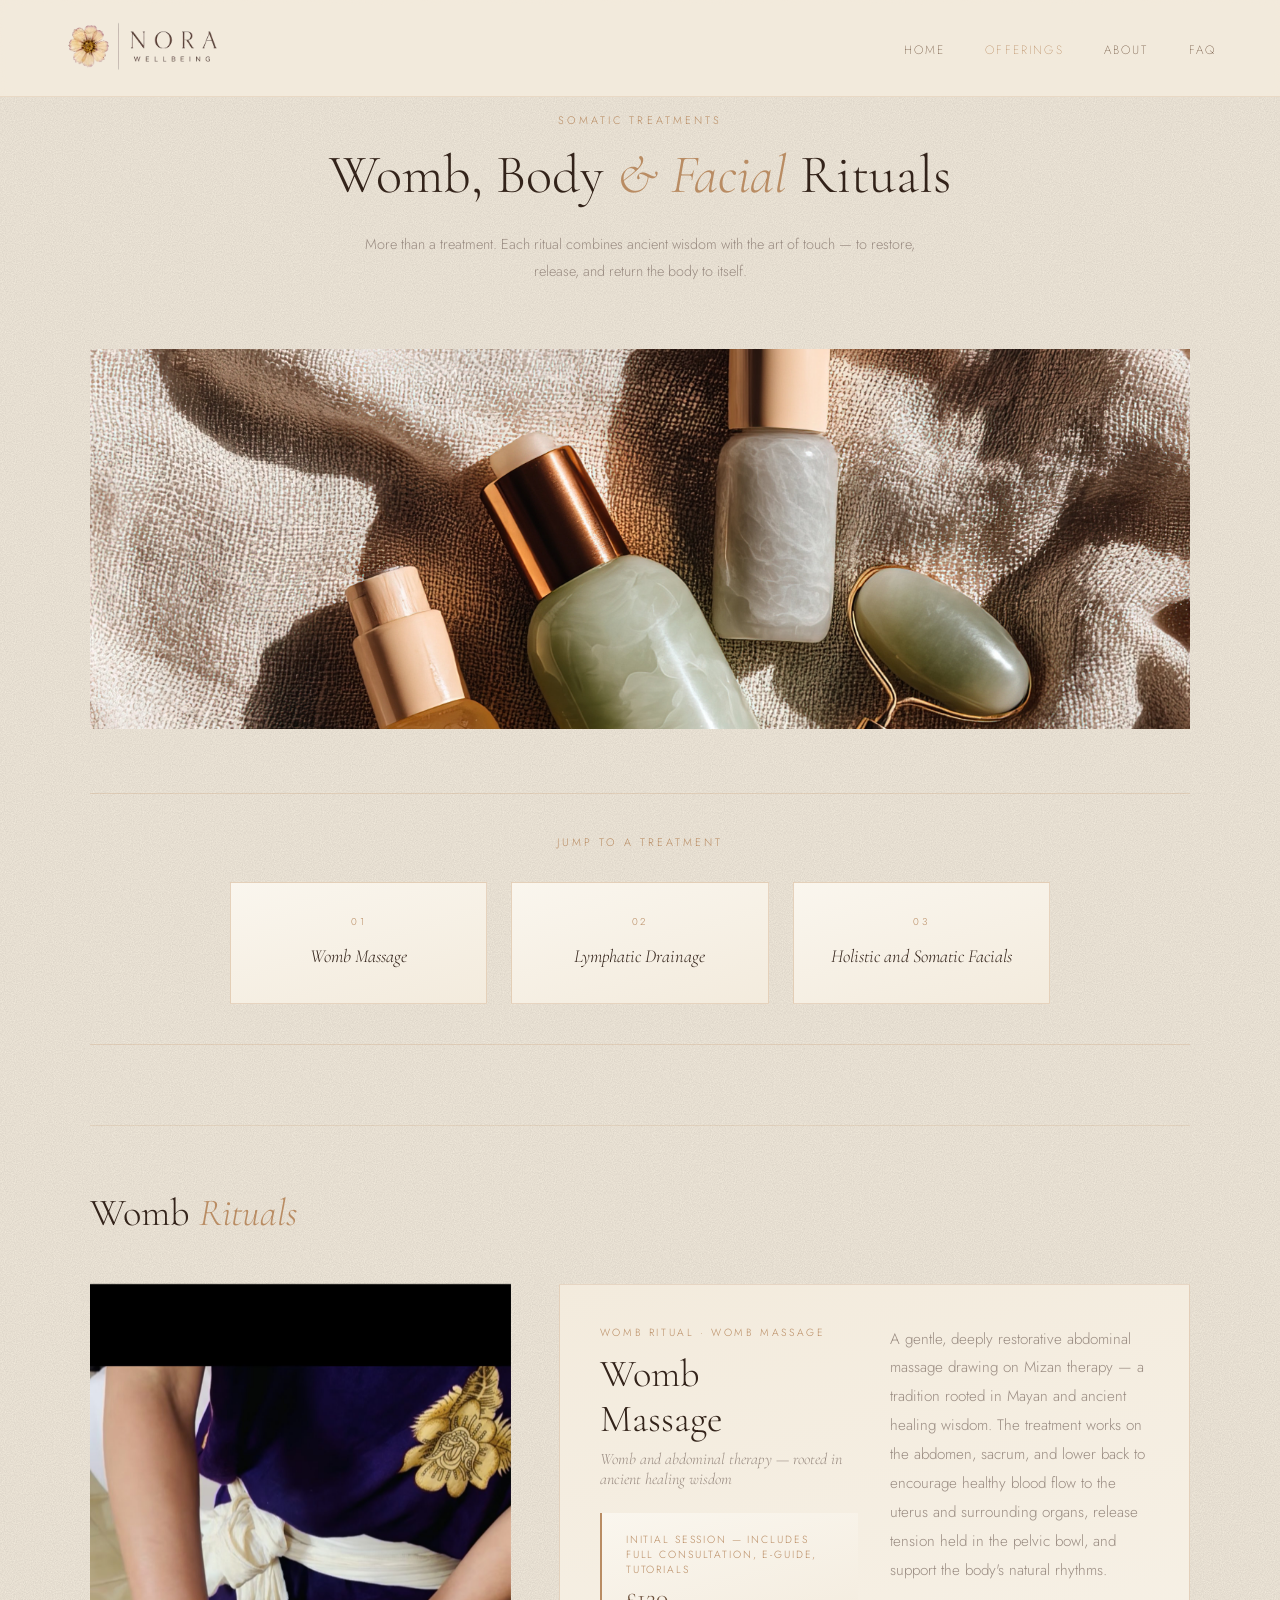
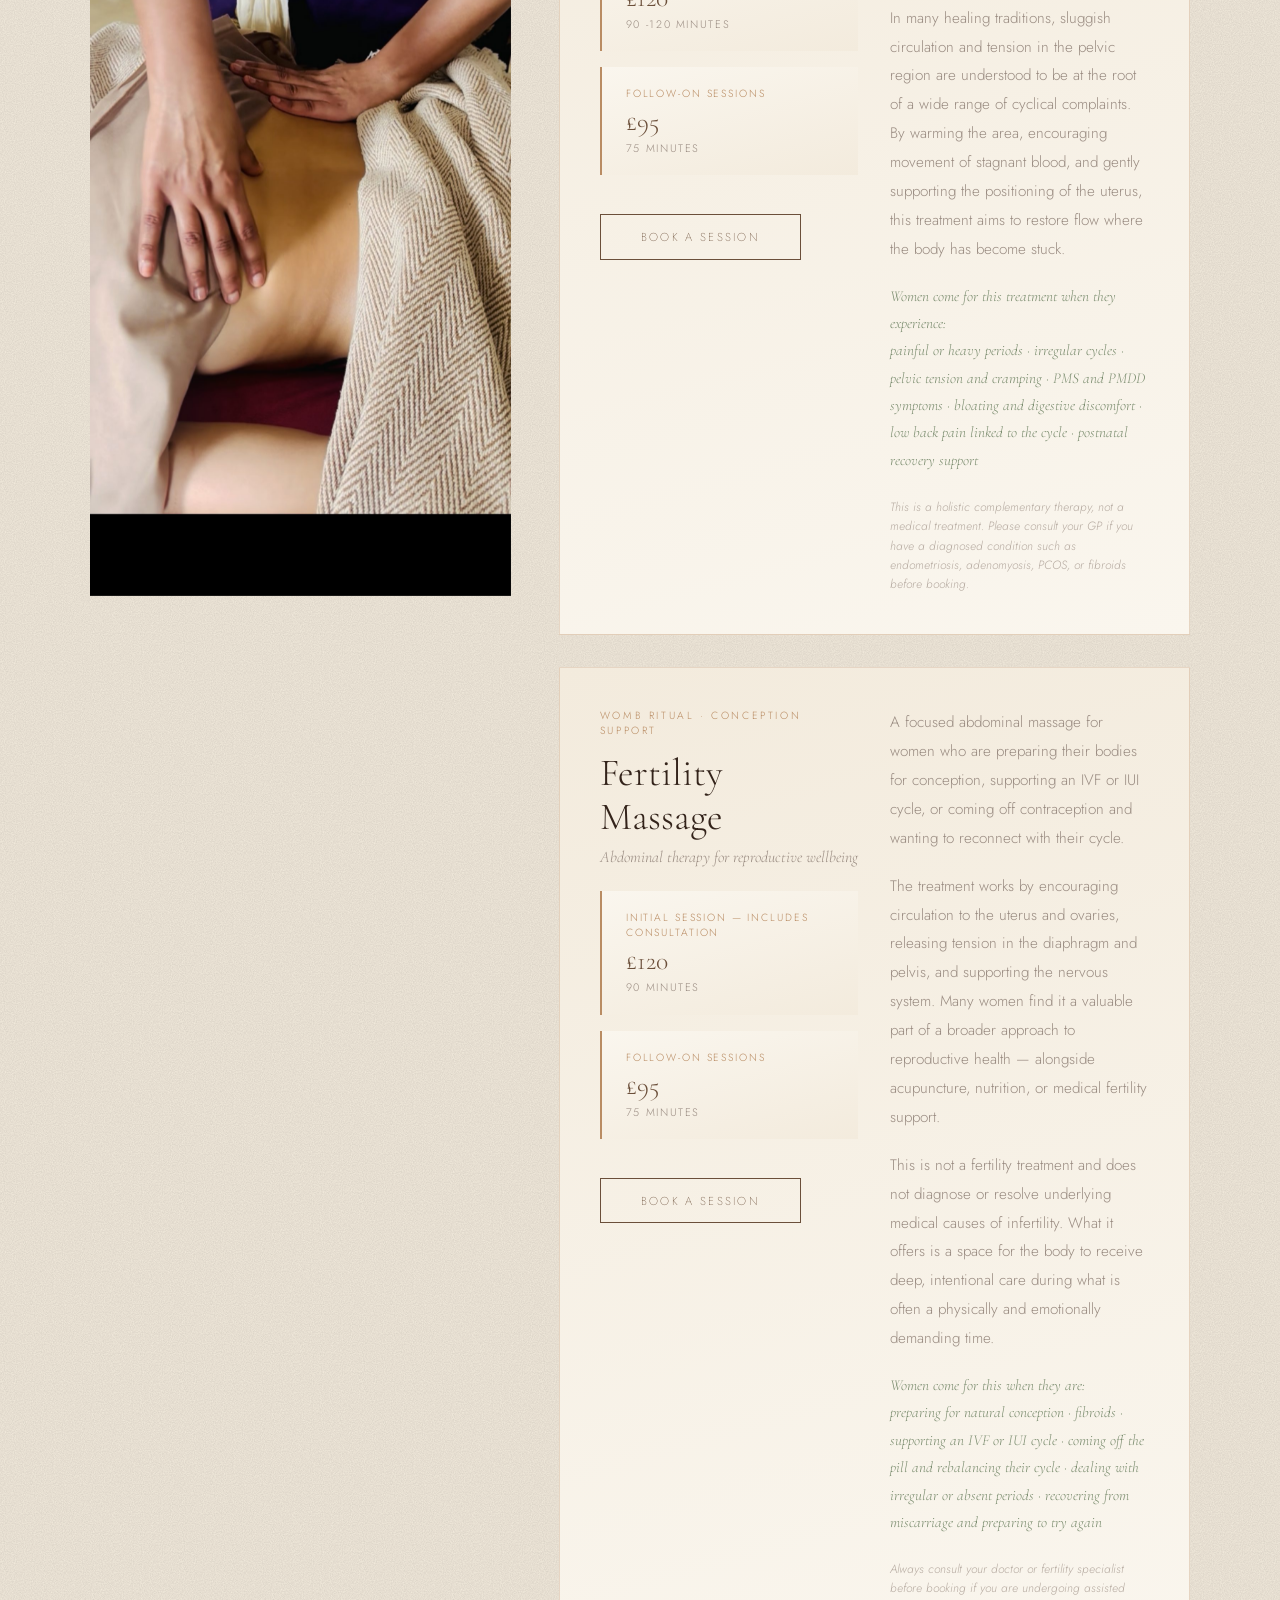
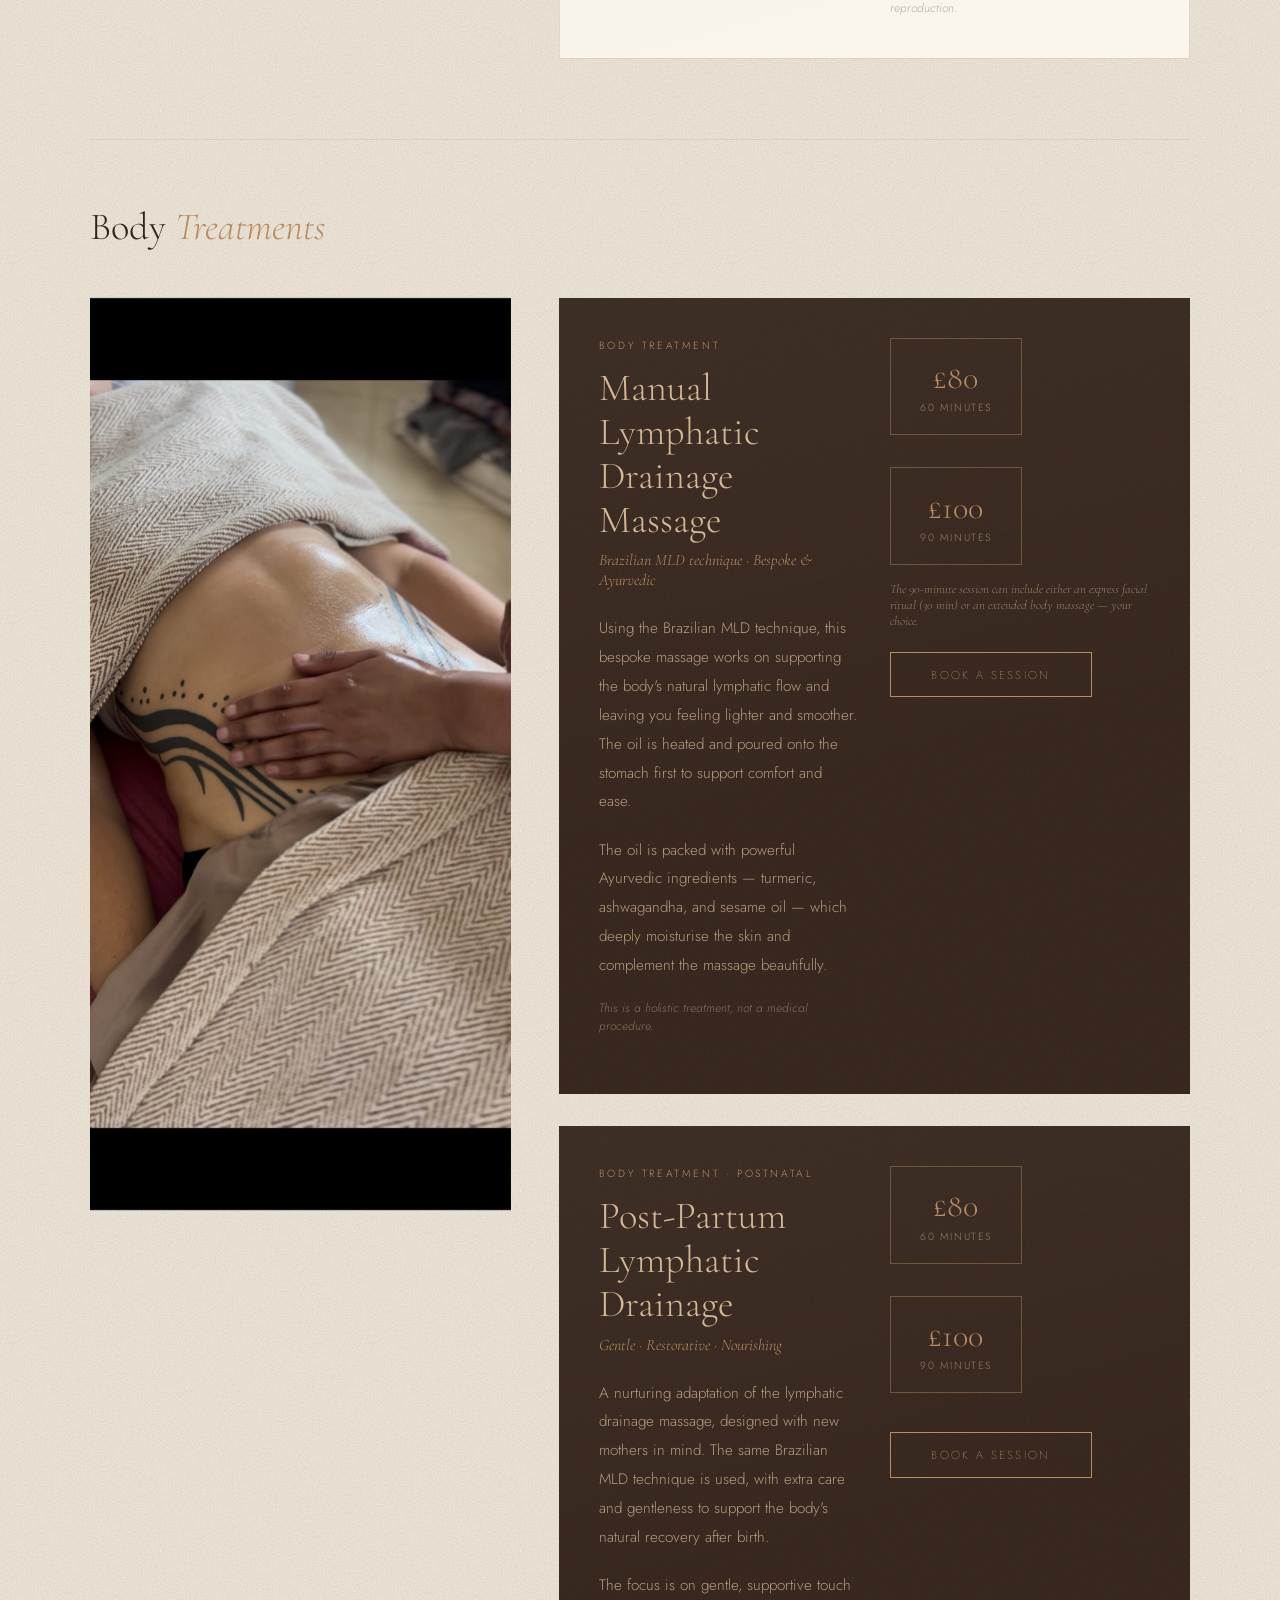
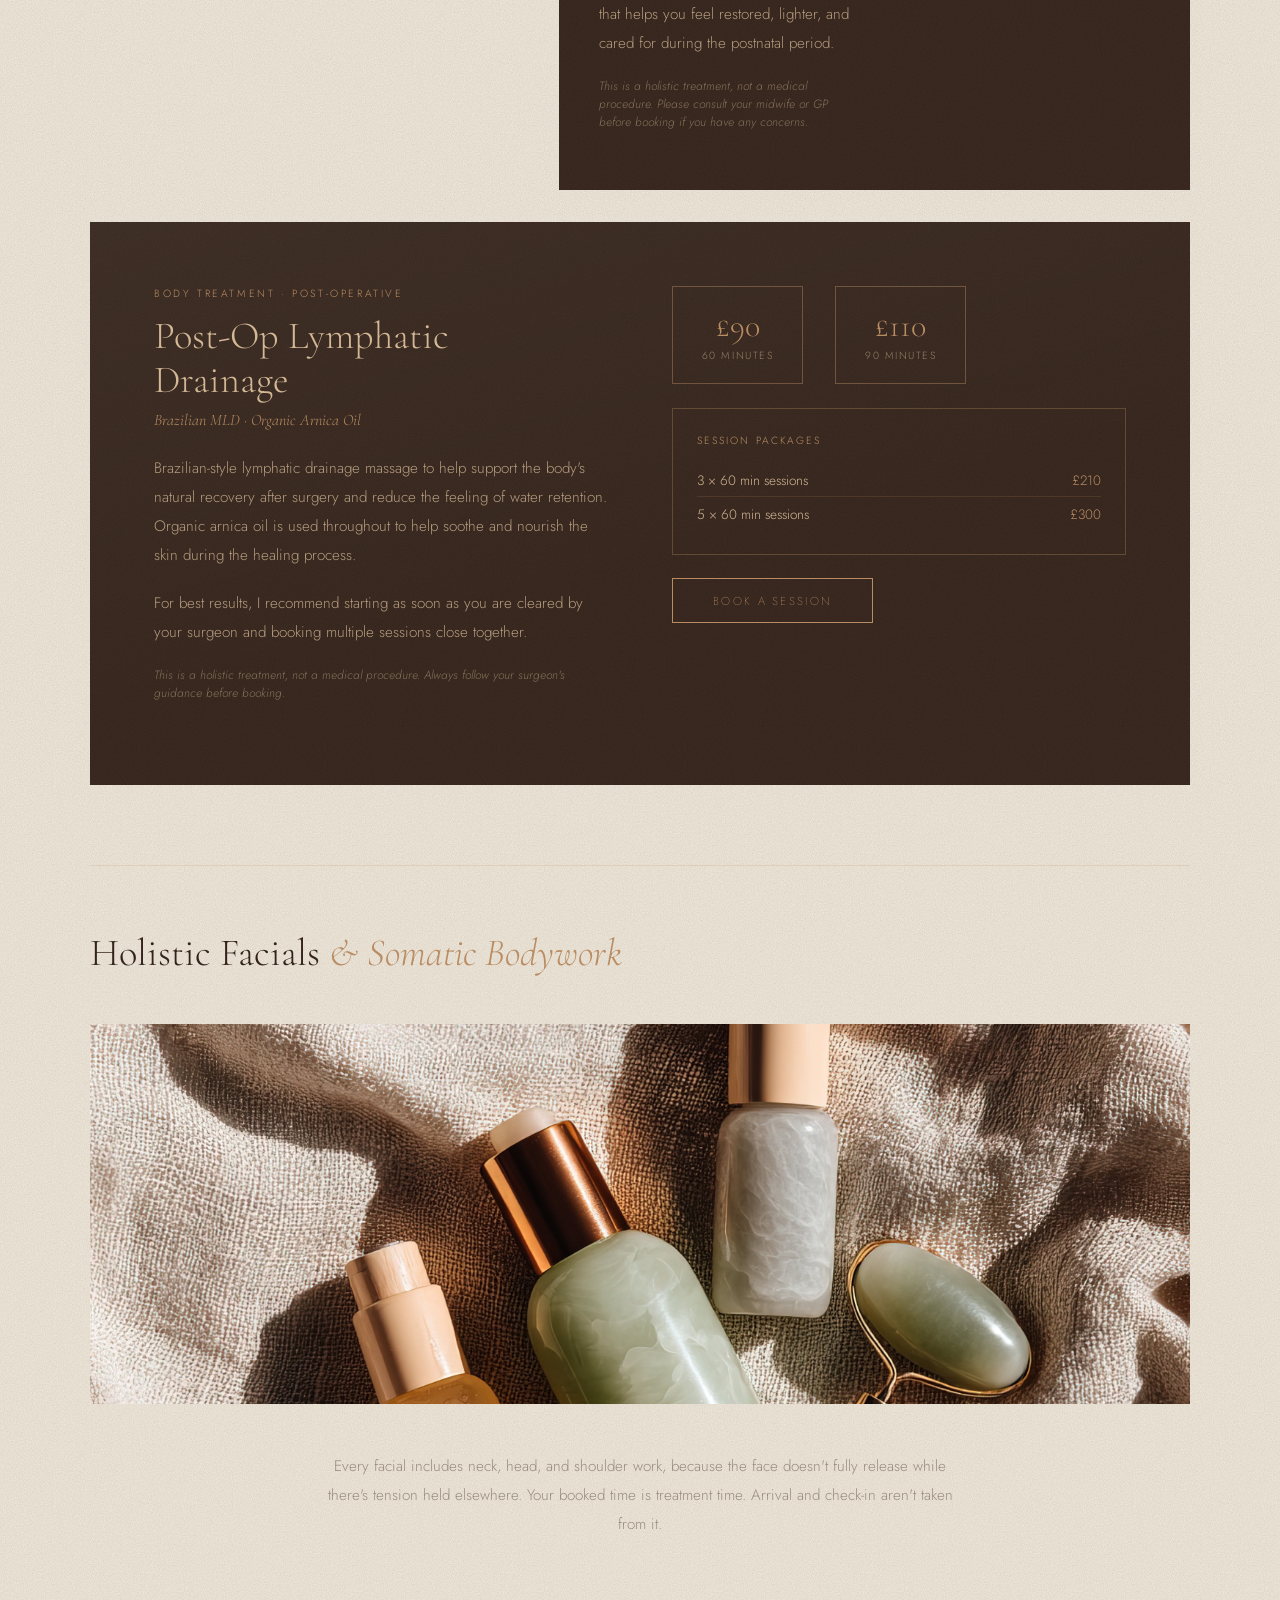
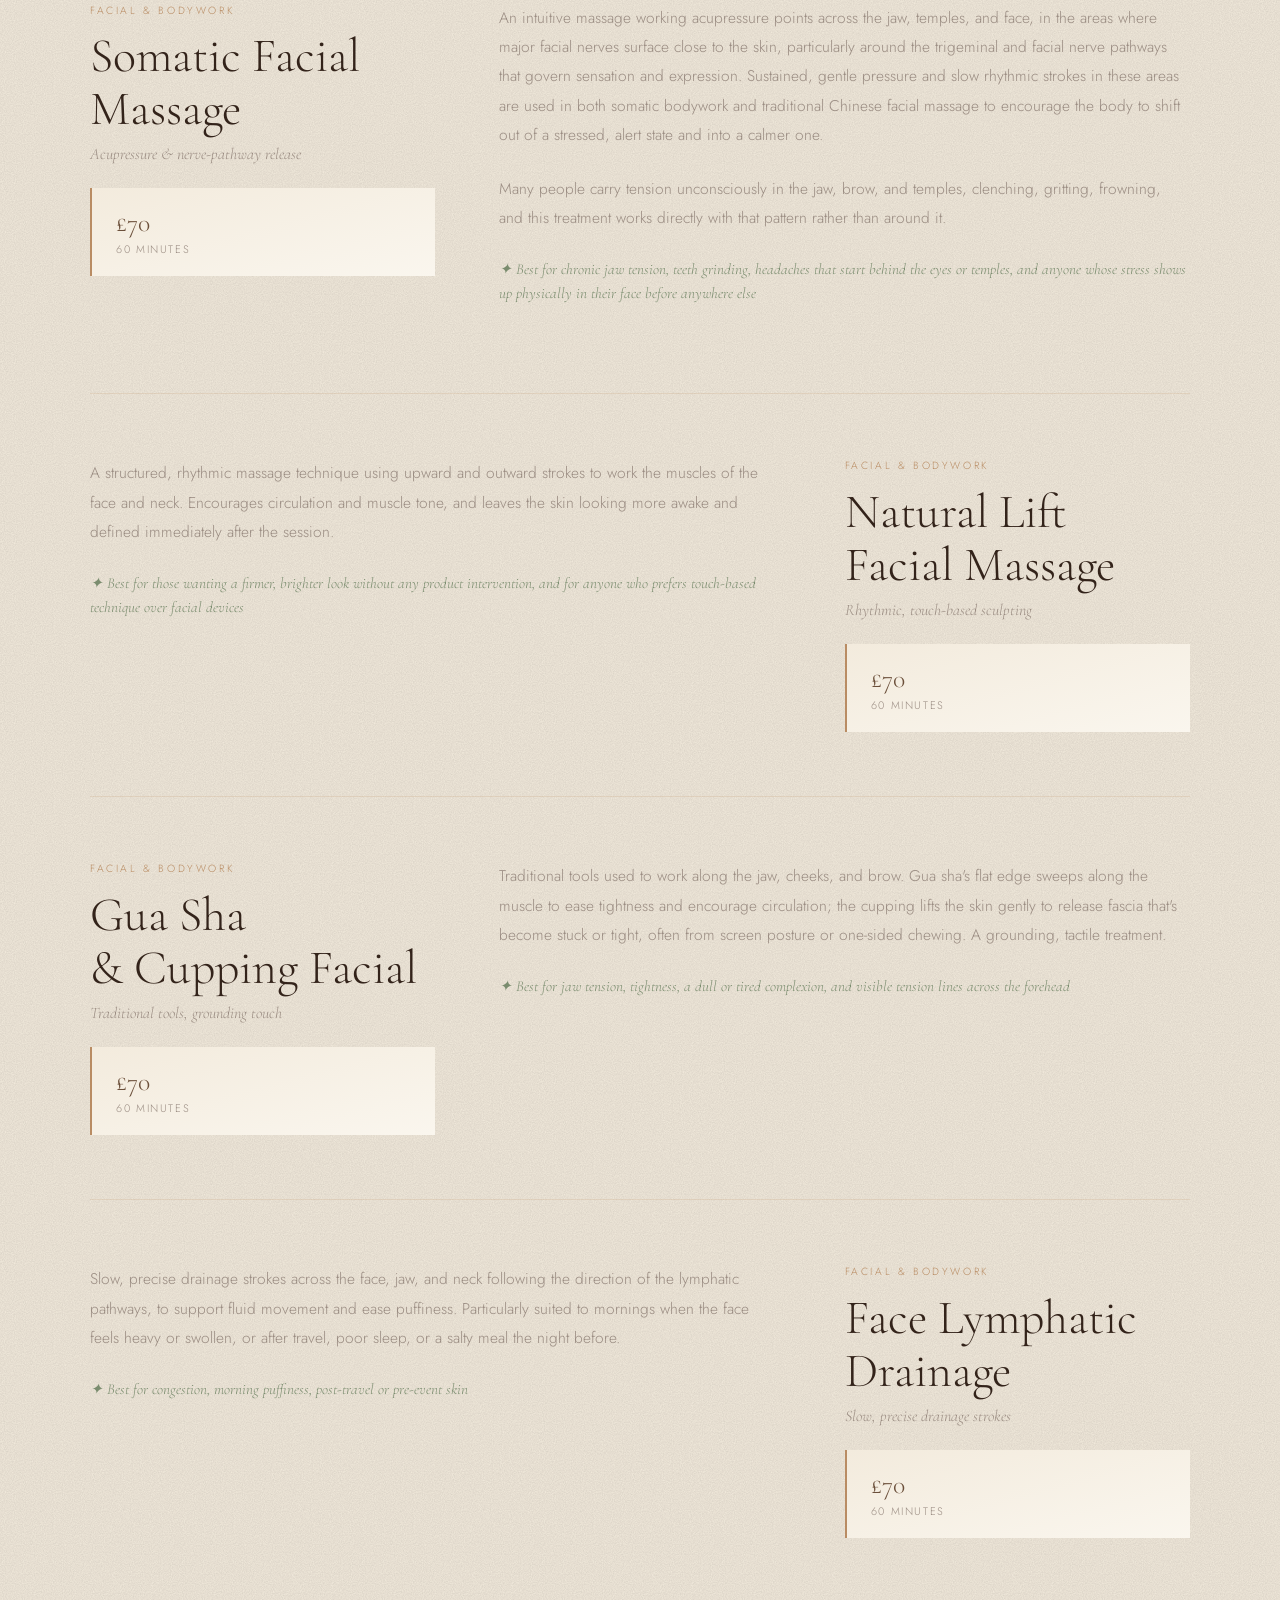
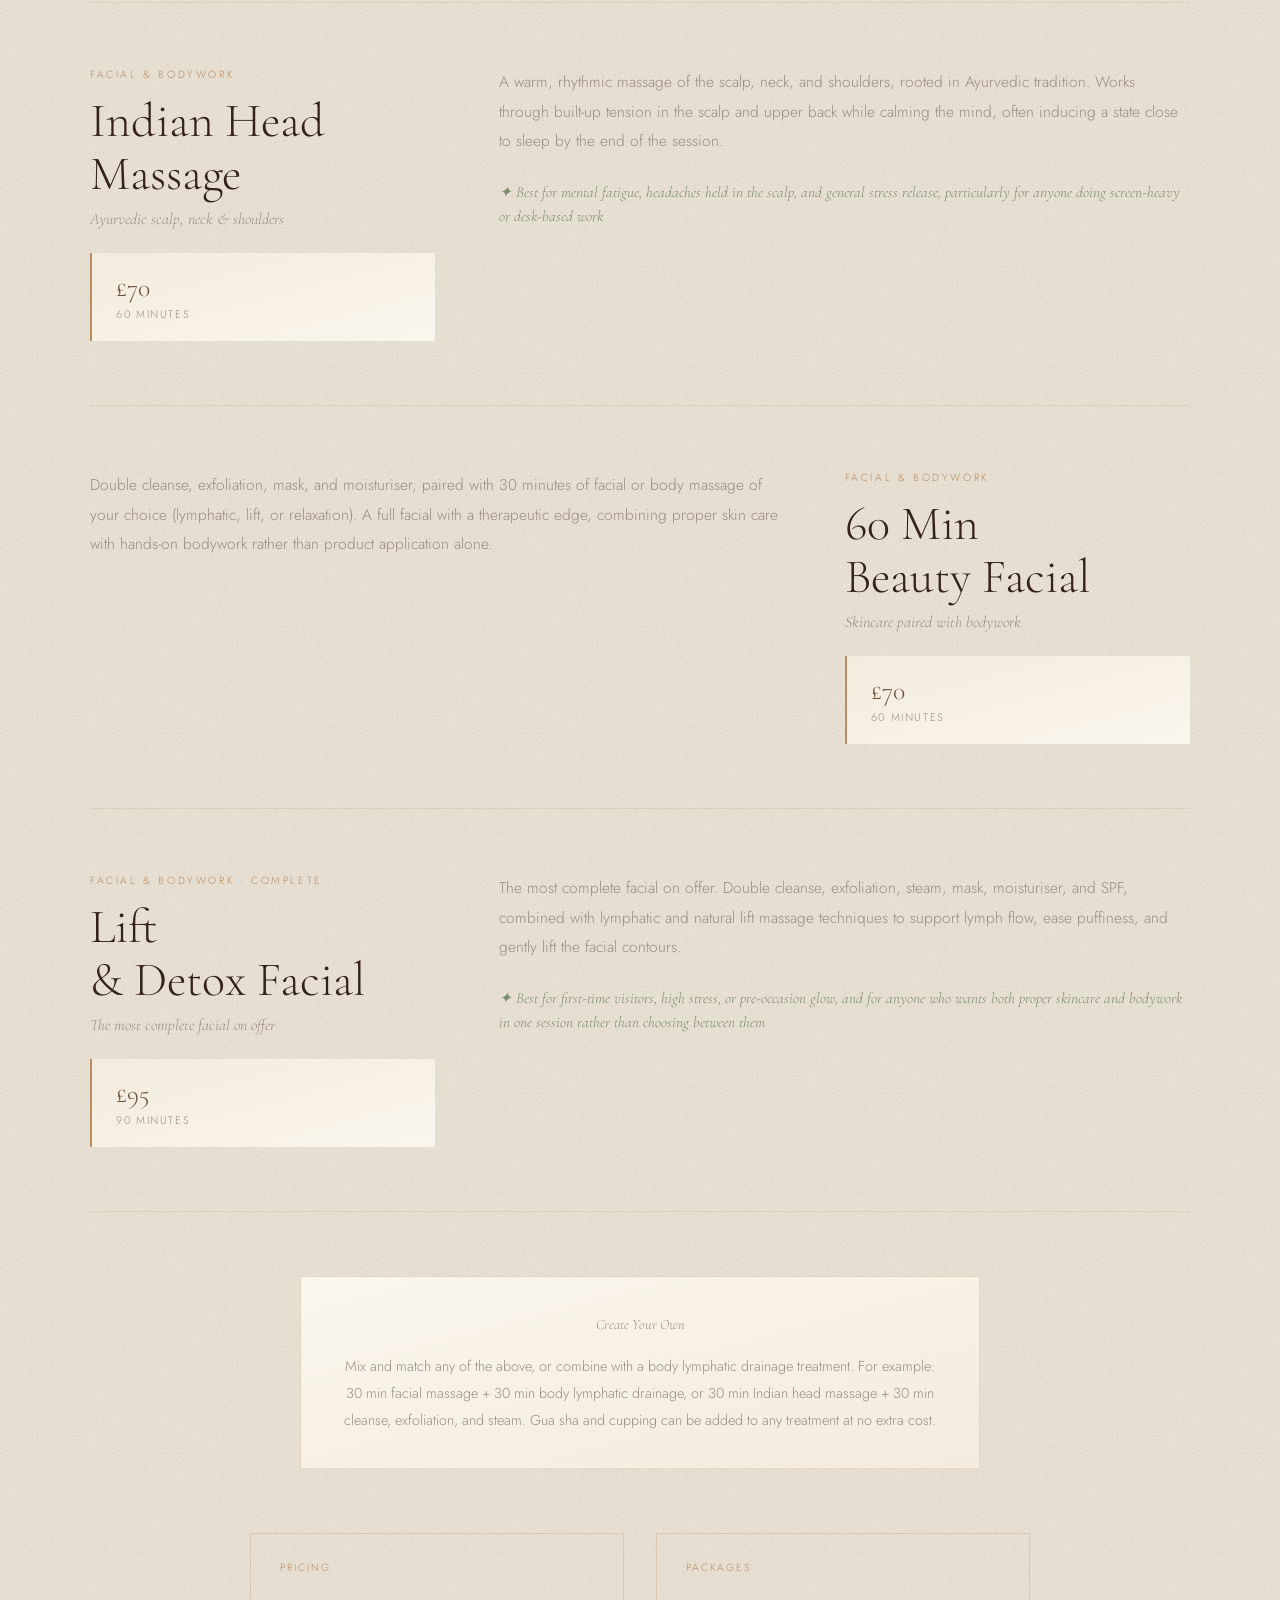
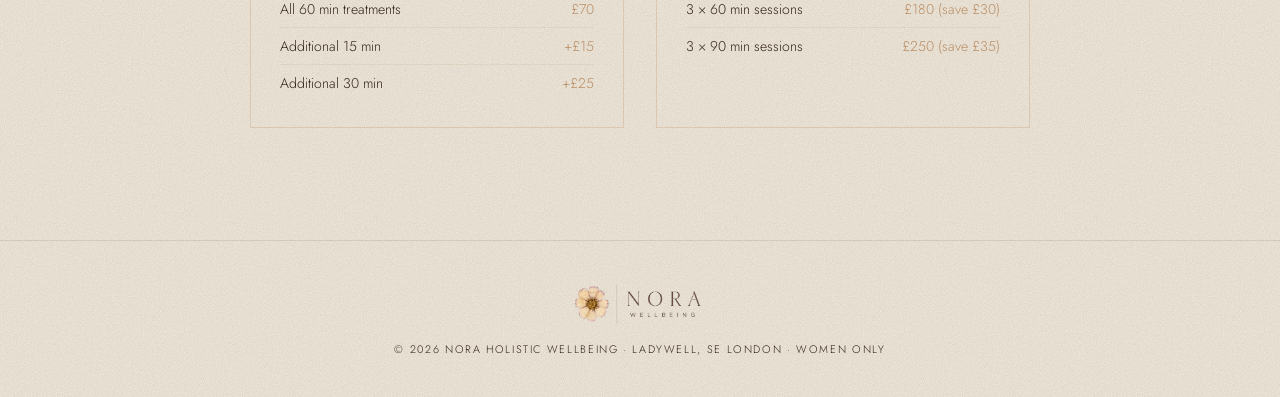
<file: somatic-treatments.html>
<!DOCTYPE html>
<html lang="en">
<head>
  <meta charset="UTF-8"/>
  <meta name="viewport" content="width=device-width, initial-scale=1.0"/>
  <title>Somatic Treatments | Womb Massage, Lymphatic Drainage &amp; Facials · Nora Wellbeing</title>
  <meta name="description" content="Somatic treatments for women in Ladywell, SE London: womb massage, fertility massage, lymphatic drainage and holistic facials. Womb and abdominal therapy, Brazilian MLD, Kobido and Indian facial massage."/>
  <link rel="canonical" href="https://www.norawellbeing.com/somatic-treatments.html"/>
  <meta property="og:type" content="website"/>
  <meta property="og:url" content="https://www.norawellbeing.com/somatic-treatments.html"/>
  <meta property="og:title" content="Somatic Treatments | Nora Holistic Wellbeing · SE London"/>
  <meta property="og:description" content="Womb massage, fertility massage, lymphatic drainage and holistic facials for women in Ladywell, SE London."/>
  <meta property="og:image" content="https://www.norawellbeing.com/rituals.jpg"/>
  <meta name="twitter:card" content="summary_large_image"/>
  <meta name="twitter:image" content="https://www.norawellbeing.com/rituals.jpg"/>
  <link rel="icon" href="flower.png" type="image/png"/>
  <link rel="preconnect" href="https://fonts.googleapis.com"/>
  <link rel="preconnect" href="https://fonts.gstatic.com" crossorigin/>
  <link href="https://fonts.googleapis.com/css2?family=Cormorant+Garamond:ital,wght@0,300;0,400;1,300;1,400&family=Jost:wght@200;300;400&display=swap" rel="stylesheet"/>
  <link rel="stylesheet" href="styles.css"/>
</head>
<body>

<a href="#rituals" class="skip-link">Skip to main content</a>

<nav aria-label="Main navigation">
  <div class="nav-logo">
    <a href="index.html"><img src="logo.png" alt="Nora Holistic Wellbeing"/></a>
  </div>
  <button class="hamburger" aria-label="Toggle navigation" aria-expanded="false" aria-controls="nav-links">
    <svg width="22" height="22" viewBox="0 0 24 24" fill="none" stroke="currentColor" stroke-width="1.5" aria-hidden="true">
      <line x1="3" y1="6" x2="21" y2="6"/>
      <line x1="3" y1="12" x2="21" y2="12"/>
      <line x1="3" y1="18" x2="21" y2="18"/>
    </svg>
  </button>
  <ul class="nav-links" id="nav-links">
    <li><a href="index.html">Home</a></li>
    <li class="has-dropdown">
      <button type="button" class="dropdown-trigger" aria-haspopup="true" aria-expanded="false" aria-current="page">Offerings</button>
      <div class="dropdown">
        <a href="somatic-treatments.html" aria-current="page">Somatic Treatments</a>
        <a href="retreats.html">Retreats</a>
        <a href="digital-consultancy.html">Digital Consultancy</a>
      </div>
    </li>
    <li><a href="about.html">About</a></li>
    <li><a href="faq.html">FAQ</a></li>
  </ul>
</nav>

<section id="rituals">
  <div class="rituals-inner">

    <div class="section-intro reveal">
      <p class="section-label">Somatic Treatments</p>
      <h2 class="section-heading">Womb, Body <em>&amp; Facial</em> Rituals</h2>
      <p class="lede">More than a treatment. Each ritual combines ancient wisdom with the art of touch — to restore, release, and return the body to itself.</p>
    </div>

    <img src="rituals.jpg" alt="Holistic treatment tools" class="rituals-image-banner reveal" loading="lazy"/>

    <div class="treatment-menu reveal">
      <p class="treatment-menu-title">Jump to a treatment</p>
      <div class="treatment-menu-grid">
        <div class="treatment-menu-item"><a href="#womb-rituals"><span class="treatment-menu-item-num">01</span>Womb Massage</a></div>
        <div class="treatment-menu-item"><a href="#body-treatments"><span class="treatment-menu-item-num">02</span>Lymphatic Drainage</a></div>
        <div class="treatment-menu-item"><a href="#holistic-facials"><span class="treatment-menu-item-num">03</span>Holistic and Somatic Facials</a></div>
      </div>
    </div>

    <h3 class="section-sub-heading reveal" id="womb-rituals">Womb <em>Rituals</em></h3>

    <div class="portrait-layout reveal">
      <div class="portrait-col">
        <img src="womb_hero.jpg" alt="Womb massage — hands on abdomen" class="portrait-img" loading="lazy"/>
      </div>
      <div class="portrait-cards">

        <div class="womb-card" id="womb-massage">
          <div>
            <p class="ritual-number">Womb Ritual · Womb Massage</p>
            <h3 class="womb-heading">Womb<br/>Massage</h3>
            <p class="womb-subtitle">Womb and abdominal therapy — rooted in ancient healing wisdom</p>
            <div class="womb-price-block">
              <p class="womb-price-label">Initial session — includes full consultation, e-Guide, tutorials</p>
              <div class="womb-price">£120</div>
              <div class="womb-duration">90 -120 minutes</div>
            </div>
            <div class="womb-price-block">
              <p class="womb-price-label">Follow-on sessions</p>
              <div class="womb-price">£95</div>
              <div class="womb-duration">75 minutes</div>
            </div>
            <br/>
            <a href="https://wa.me/447776162455" target="_blank" rel="noopener noreferrer" class="btn" style="animation:none; opacity:1;">Book a session</a>
          </div>
          <div>
            <p class="womb-description">A gentle, deeply restorative abdominal massage drawing on Mizan therapy — a tradition rooted in Mayan and ancient healing wisdom. The treatment works on the abdomen, sacrum, and lower back to encourage healthy blood flow to the uterus and surrounding organs, release tension held in the pelvic bowl, and support the body's natural rhythms.</p>
            <p class="womb-description">In many healing traditions, sluggish circulation and tension in the pelvic region are understood to be at the root of a wide range of cyclical complaints. By warming the area, encouraging movement of stagnant blood, and gently supporting the positioning of the uterus, this treatment aims to restore flow where the body has become stuck.</p>
            <p class="womb-best-for">Women come for this treatment when they experience:<br/>
            painful or heavy periods · irregular cycles · pelvic tension and cramping · PMS and PMDD symptoms · bloating and digestive discomfort · low back pain linked to the cycle · postnatal recovery support</p>
            <p class="womb-disclaimer">This is a holistic complementary therapy, not a medical treatment. Please consult your GP if you have a diagnosed condition such as endometriosis, adenomyosis, PCOS, or fibroids before booking.</p>
          </div>
        </div>

        <div class="womb-card" id="fertility-massage">
          <div>
            <p class="ritual-number">Womb Ritual · Conception Support</p>
            <h3 class="womb-heading">Fertility<br/>Massage</h3>
            <p class="womb-subtitle">Abdominal therapy for reproductive wellbeing</p>
            <div class="womb-price-block">
              <p class="womb-price-label">Initial session — includes consultation</p>
              <div class="womb-price">£120</div>
              <div class="womb-duration">90 minutes</div>
            </div>
            <div class="womb-price-block">
              <p class="womb-price-label">Follow-on sessions</p>
              <div class="womb-price">£95</div>
              <div class="womb-duration">75 minutes</div>
            </div>
            <br/>
            <a href="https://wa.me/447776162455" target="_blank" rel="noopener noreferrer" class="btn" style="animation:none; opacity:1;">Book a session</a>
          </div>
          <div>
            <p class="womb-description">A focused abdominal massage for women who are preparing their bodies for conception, supporting an IVF or IUI cycle, or coming off contraception and wanting to reconnect with their cycle.</p>
            <p class="womb-description">The treatment works by encouraging circulation to the uterus and ovaries, releasing tension in the diaphragm and pelvis, and supporting the nervous system. Many women find it a valuable part of a broader approach to reproductive health — alongside acupuncture, nutrition, or medical fertility support.</p>
            <p class="womb-description">This is not a fertility treatment and does not diagnose or resolve underlying medical causes of infertility. What it offers is a space for the body to receive deep, intentional care during what is often a physically and emotionally demanding time.</p>
            <p class="womb-best-for">Women come for this when they are:<br/>
            preparing for natural conception · fibroids · supporting an IVF or IUI cycle · coming off the pill and rebalancing their cycle · dealing with irregular or absent periods · recovering from miscarriage and preparing to try again</p>
            <p class="womb-disclaimer">Always consult your doctor or fertility specialist before booking if you are undergoing assisted reproduction.</p>
          </div>
        </div>

      </div>
    </div>

    <h3 class="section-sub-heading reveal" id="body-treatments">Body <em>Treatments</em></h3>

    <div class="portrait-layout reveal">
      <div class="portrait-col">
        <img src="womb_detail.jpg" alt="Abdominal massage treatment" class="portrait-img" loading="lazy"/>
      </div>
      <div class="portrait-cards">

        <div class="mld-card" id="mld">
          <div>
            <p class="ritual-number" style="color:var(--clay)">Body Treatment</p>
            <h3 class="mld-heading">Manual Lymphatic<br/>Drainage Massage</h3>
            <p class="mld-subtitle">Brazilian MLD technique · Bespoke &amp; Ayurvedic</p>
            <p class="mld-description">Using the Brazilian MLD technique, this bespoke massage works on supporting the body's natural lymphatic flow and leaving you feeling lighter and smoother. The oil is heated and poured onto the stomach first to support comfort and ease.</p>
            <p class="mld-description">The oil is packed with powerful Ayurvedic ingredients — turmeric, ashwagandha, and sesame oil — which deeply moisturise the skin and complement the massage beautifully.</p>
            <p class="mld-disclaimer">This is a holistic treatment, not a medical procedure.</p>
          </div>
          <div>
            <div class="mld-prices">
              <div class="mld-price-item"><div class="mld-price-amount">£80</div><div class="mld-price-duration">60 minutes</div></div>
              <div class="mld-price-item"><div class="mld-price-amount">£100</div><div class="mld-price-duration">90 minutes</div></div>
            </div>
            <p class="price-note">The 90-minute session can include either an express facial ritual (30 min) or an extended body massage — your choice.</p>
            <br/>
            <a href="https://wa.me/447776162455" target="_blank" rel="noopener noreferrer" class="btn btn-clay" style="animation:none; opacity:1;">Book a session</a>
          </div>
        </div>

        <div class="mld-card" id="postpartum">
          <div>
            <p class="ritual-number" style="color:var(--clay)">Body Treatment · Postnatal</p>
            <h3 class="mld-heading">Post-Partum<br/>Lymphatic Drainage</h3>
            <p class="mld-subtitle">Gentle · Restorative · Nourishing</p>
            <p class="mld-description">A nurturing adaptation of the lymphatic drainage massage, designed with new mothers in mind. The same Brazilian MLD technique is used, with extra care and gentleness to support the body's natural recovery after birth.</p>
            <p class="mld-description">The focus is on gentle, supportive touch that helps you feel restored, lighter, and cared for during the postnatal period.</p>
            <p class="mld-disclaimer">This is a holistic treatment, not a medical procedure. Please consult your midwife or GP before booking if you have any concerns.</p>
          </div>
          <div>
            <div class="mld-prices">
              <div class="mld-price-item"><div class="mld-price-amount">£80</div><div class="mld-price-duration">60 minutes</div></div>
              <div class="mld-price-item"><div class="mld-price-amount">£100</div><div class="mld-price-duration">90 minutes</div></div>
            </div>
            <br/>
            <a href="https://wa.me/447776162455" target="_blank" rel="noopener noreferrer" class="btn btn-clay" style="animation:none; opacity:1;">Book a session</a>
          </div>
        </div>

      </div>
    </div>

    <div class="mld-card reveal" id="postop" style="margin-top:2rem;">
      <div>
        <p class="ritual-number" style="color:var(--clay)">Body Treatment · Post-Operative</p>
        <h3 class="mld-heading">Post-Op Lymphatic<br/>Drainage</h3>
        <p class="mld-subtitle">Brazilian MLD · Organic Arnica Oil</p>
        <p class="mld-description">Brazilian-style lymphatic drainage massage to help support the body's natural recovery after surgery and reduce the feeling of water retention. Organic arnica oil is used throughout to help soothe and nourish the skin during the healing process.</p>
        <p class="mld-description">For best results, I recommend starting as soon as you are cleared by your surgeon and booking multiple sessions close together.</p>
        <p class="mld-disclaimer">This is a holistic treatment, not a medical procedure. Always follow your surgeon's guidance before booking.</p>
      </div>
      <div>
        <div class="mld-prices">
          <div class="mld-price-item"><div class="mld-price-amount">£90</div><div class="mld-price-duration">60 minutes</div></div>
          <div class="mld-price-item"><div class="mld-price-amount">£110</div><div class="mld-price-duration">90 minutes</div></div>
        </div>
        <div class="package-box">
          <p class="package-box-title">Session Packages</p>
          <div class="package-item"><span>3 × 60 min sessions</span><span style="color:var(--clay);">£210</span></div>
          <div class="package-item"><span>5 × 60 min sessions</span><span style="color:var(--clay);">£300</span></div>
        </div>
        <br/>
        <a href="https://wa.me/447776162455" target="_blank" rel="noopener noreferrer" class="btn btn-clay" style="animation:none; opacity:1;">Book a session</a>
      </div>
    </div>

    <h3 class="section-sub-heading reveal" id="holistic-facials">Holistic Facials <em>&amp; Somatic Bodywork</em></h3>

    <img src="rituals.jpg" alt="Holistic facial ritual tools" class="rituals-image-banner reveal" loading="lazy" style="margin-bottom:3rem;"/>

    <p class="facials-intro reveal">Every facial includes neck, head, and shoulder work, because the face doesn't fully release while there's tension held elsewhere. Your booked time is treatment time. Arrival and check-in aren't taken from it.</p>

    <div class="ritual-card reveal" id="somatic-facial">
      <div class="ritual-meta">
        <p class="ritual-number">Facial &amp; Bodywork</p>
        <h3 class="ritual-name">Somatic Facial<br/>Massage</h3>
        <p class="ritual-subtitle">Acupressure &amp; nerve-pathway release</p>
        <div class="ritual-price-block">
          <div class="ritual-price">£70</div>
          <div class="ritual-duration">60 minutes</div>
        </div>
      </div>
      <div class="ritual-body">
        <p class="ritual-description">An intuitive massage working acupressure points across the jaw, temples, and face, in the areas where major facial nerves surface close to the skin, particularly around the trigeminal and facial nerve pathways that govern sensation and expression. Sustained, gentle pressure and slow rhythmic strokes in these areas are used in both somatic bodywork and traditional Chinese facial massage to encourage the body to shift out of a stressed, alert state and into a calmer one.</p>
        <p class="ritual-description">Many people carry tension unconsciously in the jaw, brow, and temples, clenching, gritting, frowning, and this treatment works directly with that pattern rather than around it.</p>
        <p class="ritual-best-for">✦ Best for chronic jaw tension, teeth grinding, headaches that start behind the eyes or temples, and anyone whose stress shows up physically in their face before anywhere else</p>
      </div>
    </div>

    <div class="ritual-card reverse reveal" id="natural-lift-facial">
      <div class="ritual-meta">
        <p class="ritual-number">Facial &amp; Bodywork</p>
        <h3 class="ritual-name">Natural Lift<br/>Facial Massage</h3>
        <p class="ritual-subtitle">Rhythmic, touch-based sculpting</p>
        <div class="ritual-price-block">
          <div class="ritual-price">£70</div>
          <div class="ritual-duration">60 minutes</div>
        </div>
      </div>
      <div class="ritual-body">
        <p class="ritual-description">A structured, rhythmic massage technique using upward and outward strokes to work the muscles of the face and neck. Encourages circulation and muscle tone, and leaves the skin looking more awake and defined immediately after the session.</p>
        <p class="ritual-best-for">✦ Best for those wanting a firmer, brighter look without any product intervention, and for anyone who prefers touch-based technique over facial devices</p>
      </div>
    </div>

    <div class="ritual-card reveal" id="gua-sha-cupping">
      <div class="ritual-meta">
        <p class="ritual-number">Facial &amp; Bodywork</p>
        <h3 class="ritual-name">Gua Sha<br/>&amp; Cupping Facial</h3>
        <p class="ritual-subtitle">Traditional tools, grounding touch</p>
        <div class="ritual-price-block">
          <div class="ritual-price">£70</div>
          <div class="ritual-duration">60 minutes</div>
        </div>
      </div>
      <div class="ritual-body">
        <p class="ritual-description">Traditional tools used to work along the jaw, cheeks, and brow. Gua sha's flat edge sweeps along the muscle to ease tightness and encourage circulation; the cupping lifts the skin gently to release fascia that's become stuck or tight, often from screen posture or one-sided chewing. A grounding, tactile treatment.</p>
        <p class="ritual-best-for">✦ Best for jaw tension, tightness, a dull or tired complexion, and visible tension lines across the forehead</p>
      </div>
    </div>

    <div class="ritual-card reverse reveal" id="face-lymphatic-drainage">
      <div class="ritual-meta">
        <p class="ritual-number">Facial &amp; Bodywork</p>
        <h3 class="ritual-name">Face Lymphatic<br/>Drainage</h3>
        <p class="ritual-subtitle">Slow, precise drainage strokes</p>
        <div class="ritual-price-block">
          <div class="ritual-price">£70</div>
          <div class="ritual-duration">60 minutes</div>
        </div>
      </div>
      <div class="ritual-body">
        <p class="ritual-description">Slow, precise drainage strokes across the face, jaw, and neck following the direction of the lymphatic pathways, to support fluid movement and ease puffiness. Particularly suited to mornings when the face feels heavy or swollen, or after travel, poor sleep, or a salty meal the night before.</p>
        <p class="ritual-best-for">✦ Best for congestion, morning puffiness, post-travel or pre-event skin</p>
      </div>
    </div>

    <div class="ritual-card reveal" id="indian-head-massage">
      <div class="ritual-meta">
        <p class="ritual-number">Facial &amp; Bodywork</p>
        <h3 class="ritual-name">Indian Head<br/>Massage</h3>
        <p class="ritual-subtitle">Ayurvedic scalp, neck &amp; shoulders</p>
        <div class="ritual-price-block">
          <div class="ritual-price">£70</div>
          <div class="ritual-duration">60 minutes</div>
        </div>
      </div>
      <div class="ritual-body">
        <p class="ritual-description">A warm, rhythmic massage of the scalp, neck, and shoulders, rooted in Ayurvedic tradition. Works through built-up tension in the scalp and upper back while calming the mind, often inducing a state close to sleep by the end of the session.</p>
        <p class="ritual-best-for">✦ Best for mental fatigue, headaches held in the scalp, and general stress release, particularly for anyone doing screen-heavy or desk-based work</p>
      </div>
    </div>

    <div class="ritual-card reverse reveal" id="beauty-facial">
      <div class="ritual-meta">
        <p class="ritual-number">Facial &amp; Bodywork</p>
        <h3 class="ritual-name">60 Min<br/>Beauty Facial</h3>
        <p class="ritual-subtitle">Skincare paired with bodywork</p>
        <div class="ritual-price-block">
          <div class="ritual-price">£70</div>
          <div class="ritual-duration">60 minutes</div>
        </div>
      </div>
      <div class="ritual-body">
        <p class="ritual-description">Double cleanse, exfoliation, mask, and moisturiser, paired with 30 minutes of facial or body massage of your choice (lymphatic, lift, or relaxation). A full facial with a therapeutic edge, combining proper skin care with hands-on bodywork rather than product application alone.</p>
      </div>
    </div>

    <div class="ritual-card reveal" id="lift-detox-facial">
      <div class="ritual-meta">
        <p class="ritual-number">Facial &amp; Bodywork · Complete</p>
        <h3 class="ritual-name">Lift<br/>&amp; Detox Facial</h3>
        <p class="ritual-subtitle">The most complete facial on offer</p>
        <div class="ritual-price-block">
          <div class="ritual-price">£95</div>
          <div class="ritual-duration">90 minutes</div>
        </div>
      </div>
      <div class="ritual-body">
        <p class="ritual-description">The most complete facial on offer. Double cleanse, exfoliation, steam, mask, moisturiser, and SPF, combined with lymphatic and natural lift massage techniques to support lymph flow, ease puffiness, and gently lift the facial contours.</p>
        <p class="ritual-best-for">✦ Best for first-time visitors, high stress, or pre-occasion glow, and for anyone who wants both proper skincare and bodywork in one session rather than choosing between them</p>
      </div>
    </div>

    <div class="create-your-own reveal">
      <p class="create-your-own-title">Create Your Own</p>
      <p>Mix and match any of the above, or combine with a body lymphatic drainage treatment. For example: 30 min facial massage + 30 min body lymphatic drainage, or 30 min Indian head massage + 30 min cleanse, exfoliation, and steam. Gua sha and cupping can be added to any treatment at no extra cost.</p>
    </div>

    <div class="price-lists-grid reveal">
      <div class="price-list">
        <p class="price-list-title">Pricing</p>
        <div class="price-list-item"><span>All 60 min treatments</span><span>£70</span></div>
        <div class="price-list-item"><span>Additional 15 min</span><span>+£15</span></div>
        <div class="price-list-item"><span>Additional 30 min</span><span>+£25</span></div>
      </div>
      <div class="price-list">
        <p class="price-list-title">Packages</p>
        <div class="price-list-item"><span>3 × 60 min sessions</span><span>£180 (save £30)</span></div>
        <div class="price-list-item"><span>3 × 90 min sessions</span><span>£250 (save £35)</span></div>
      </div>
    </div>

  </div>
</section>

<footer>
  <img src="logo.png" alt="Nora"/>
  <p>© 2026 Nora Holistic Wellbeing · Ladywell, SE London · Women Only</p>
</footer>

<script src="script.js" defer></script>
</body>
</html>
</file>
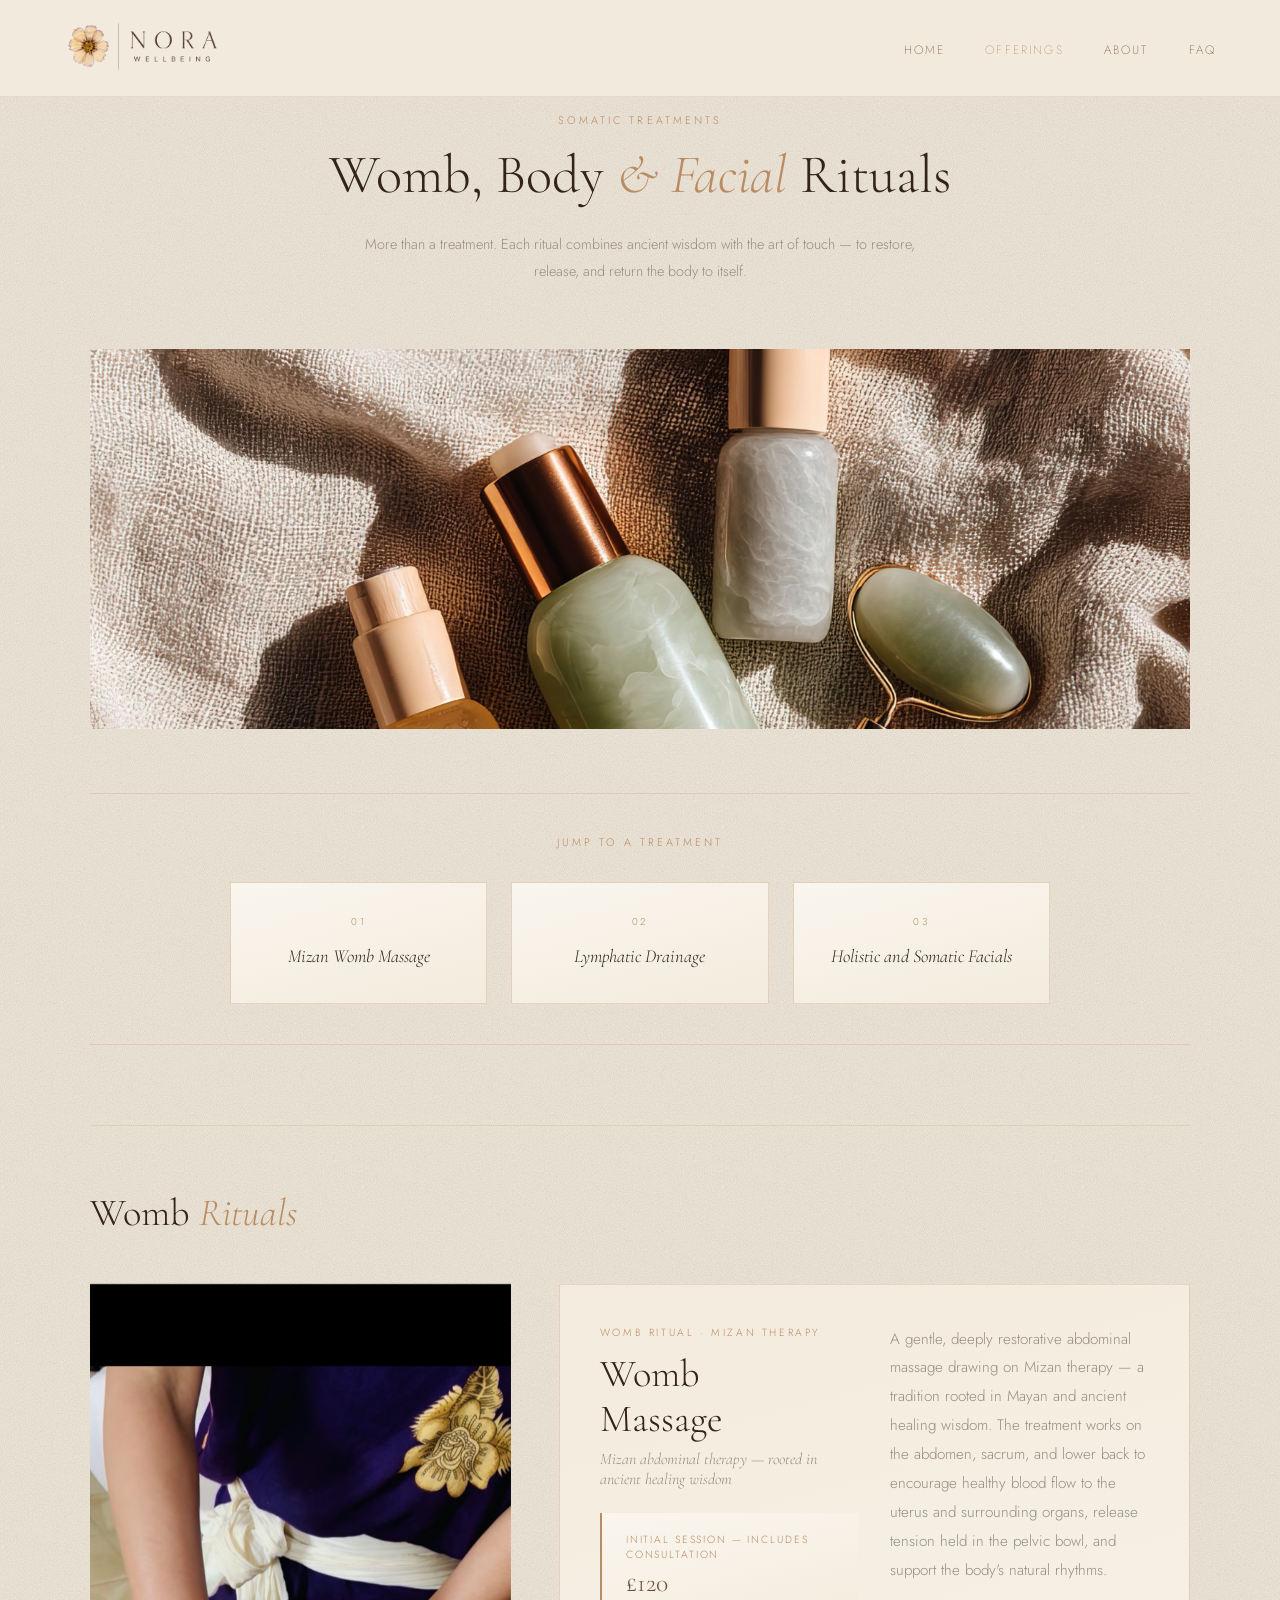
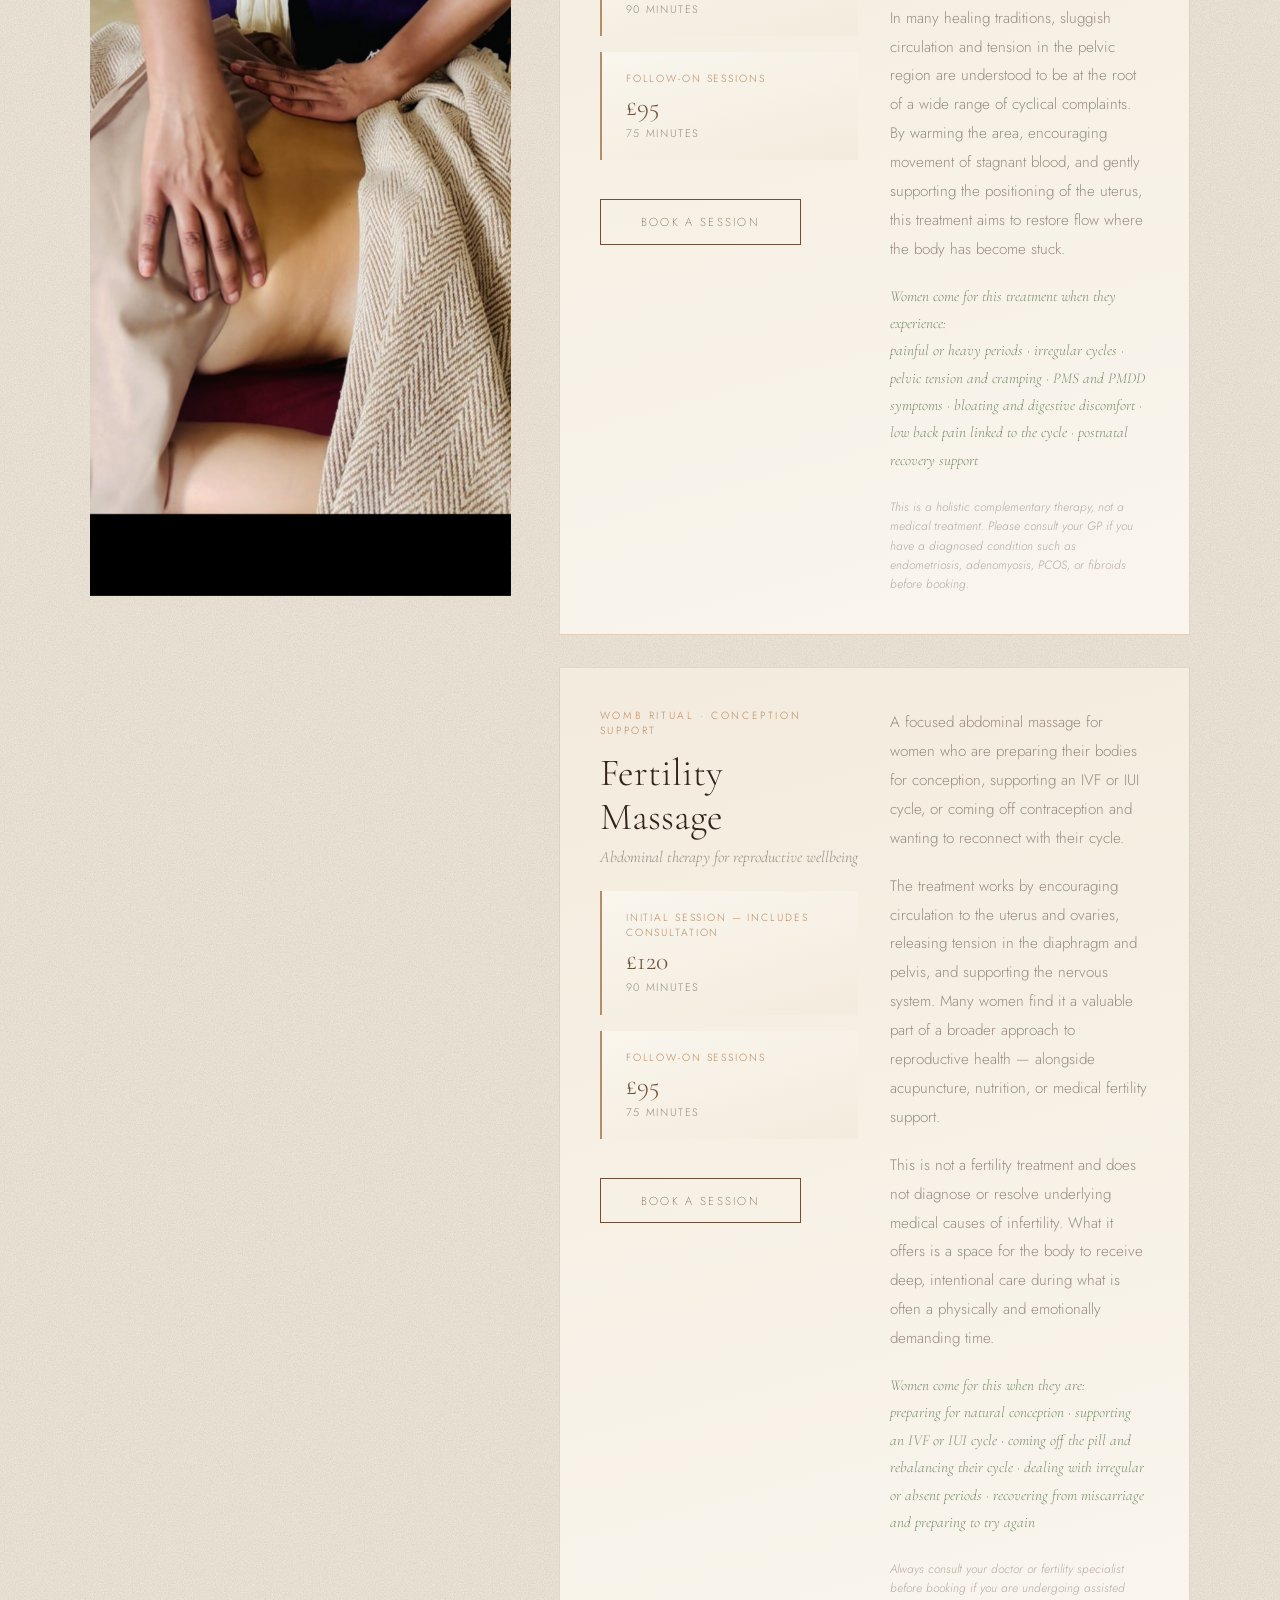
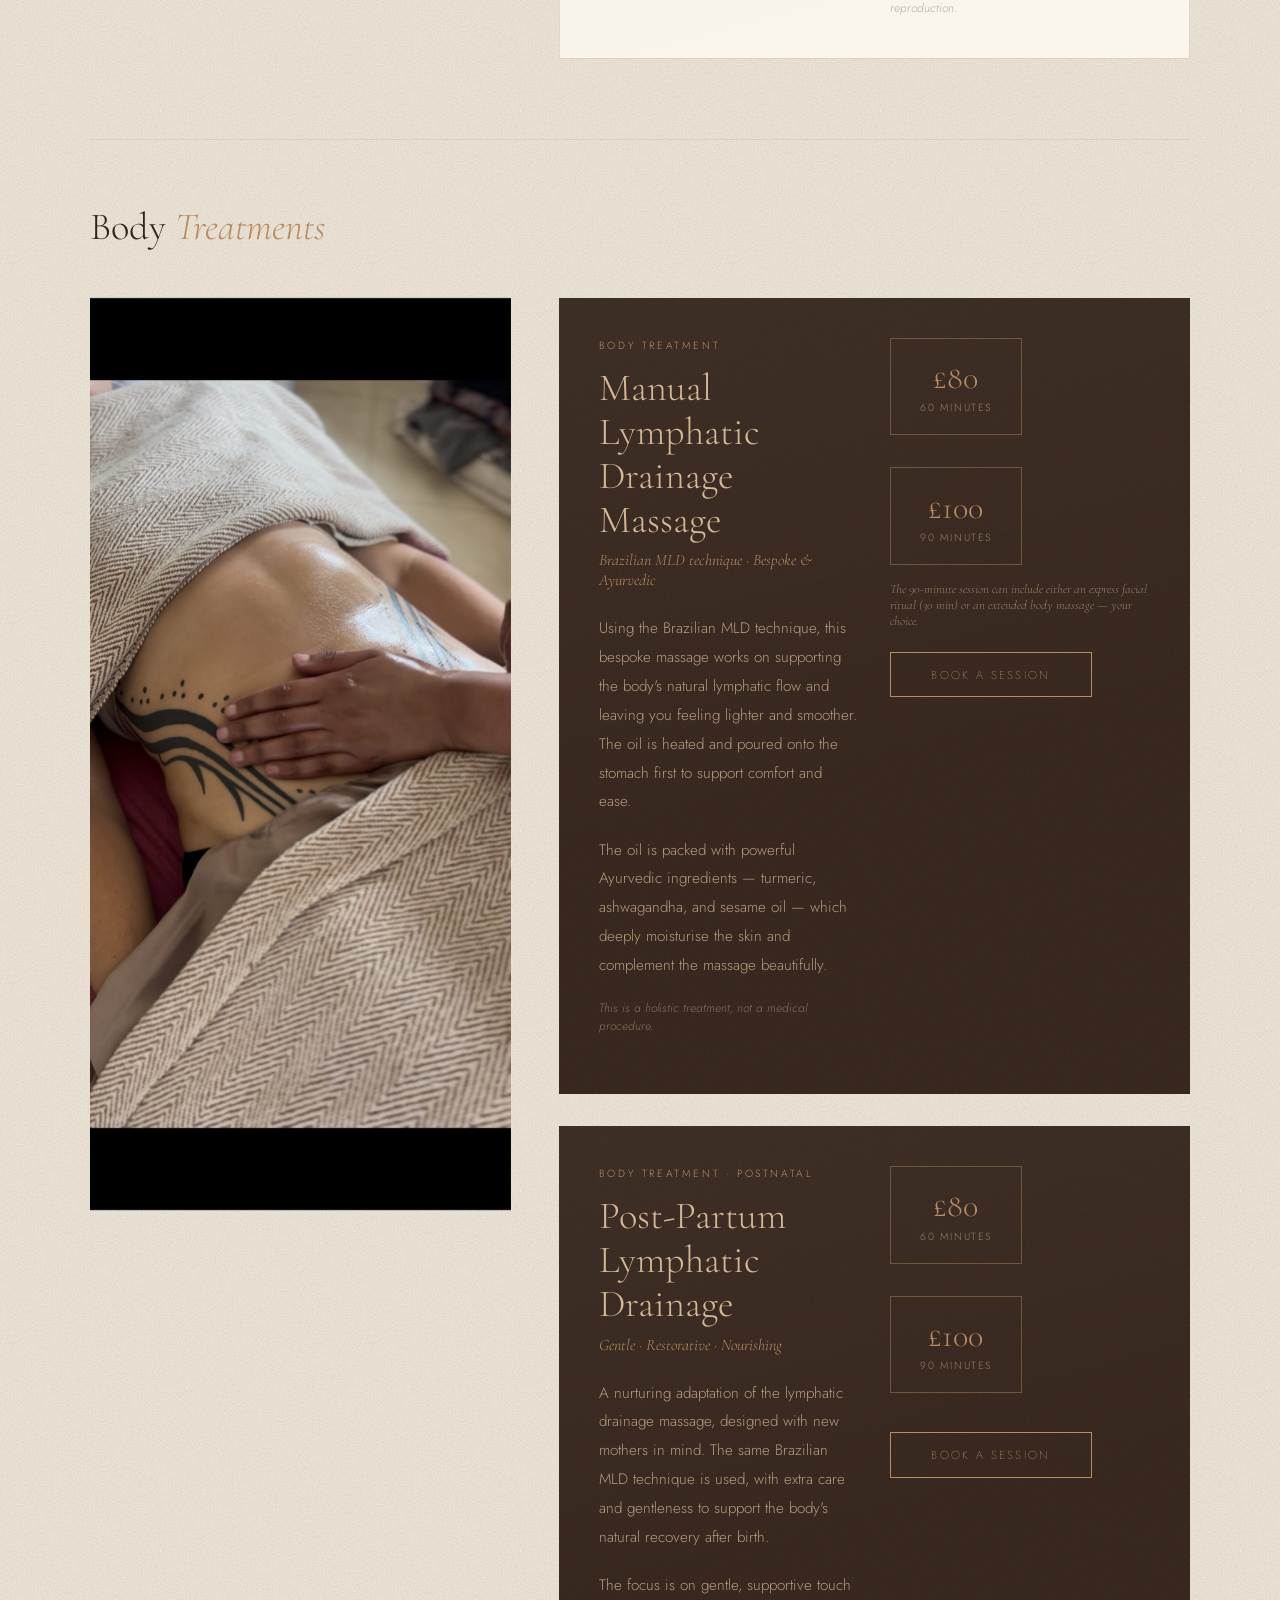
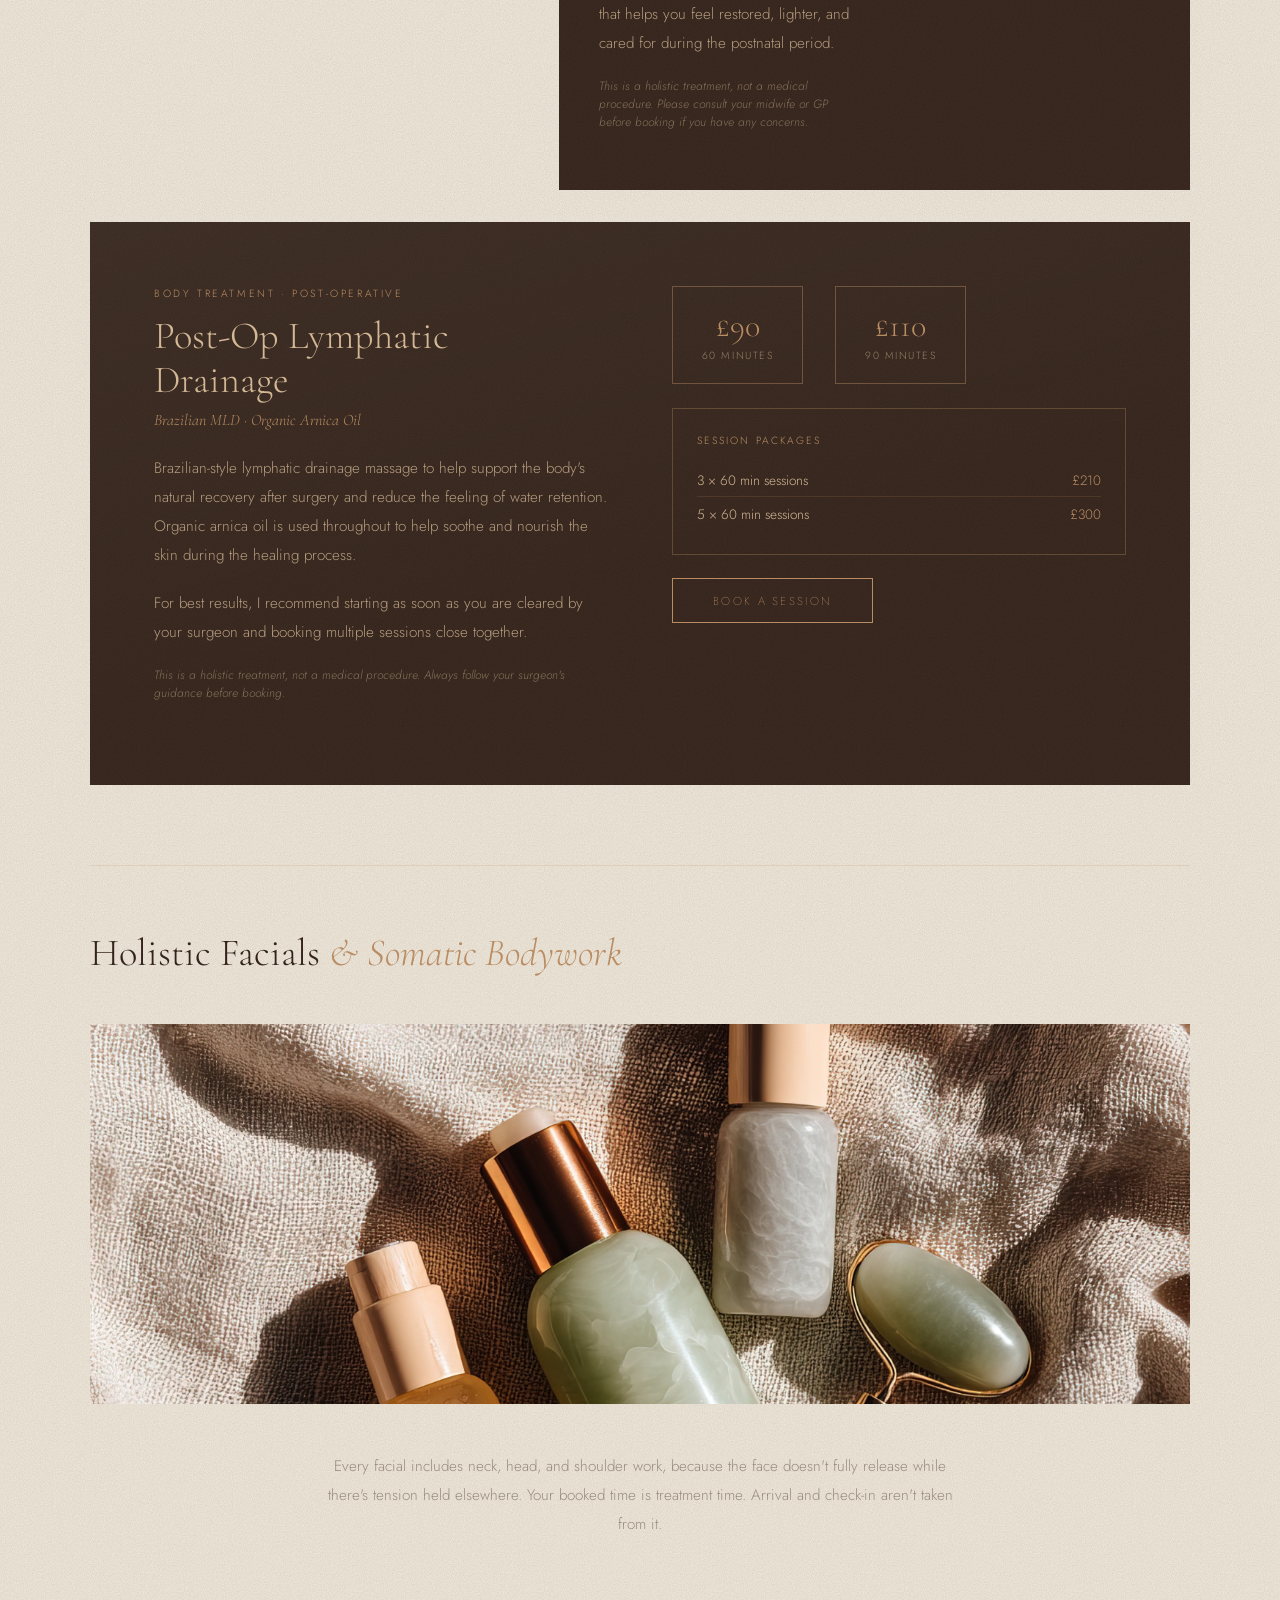
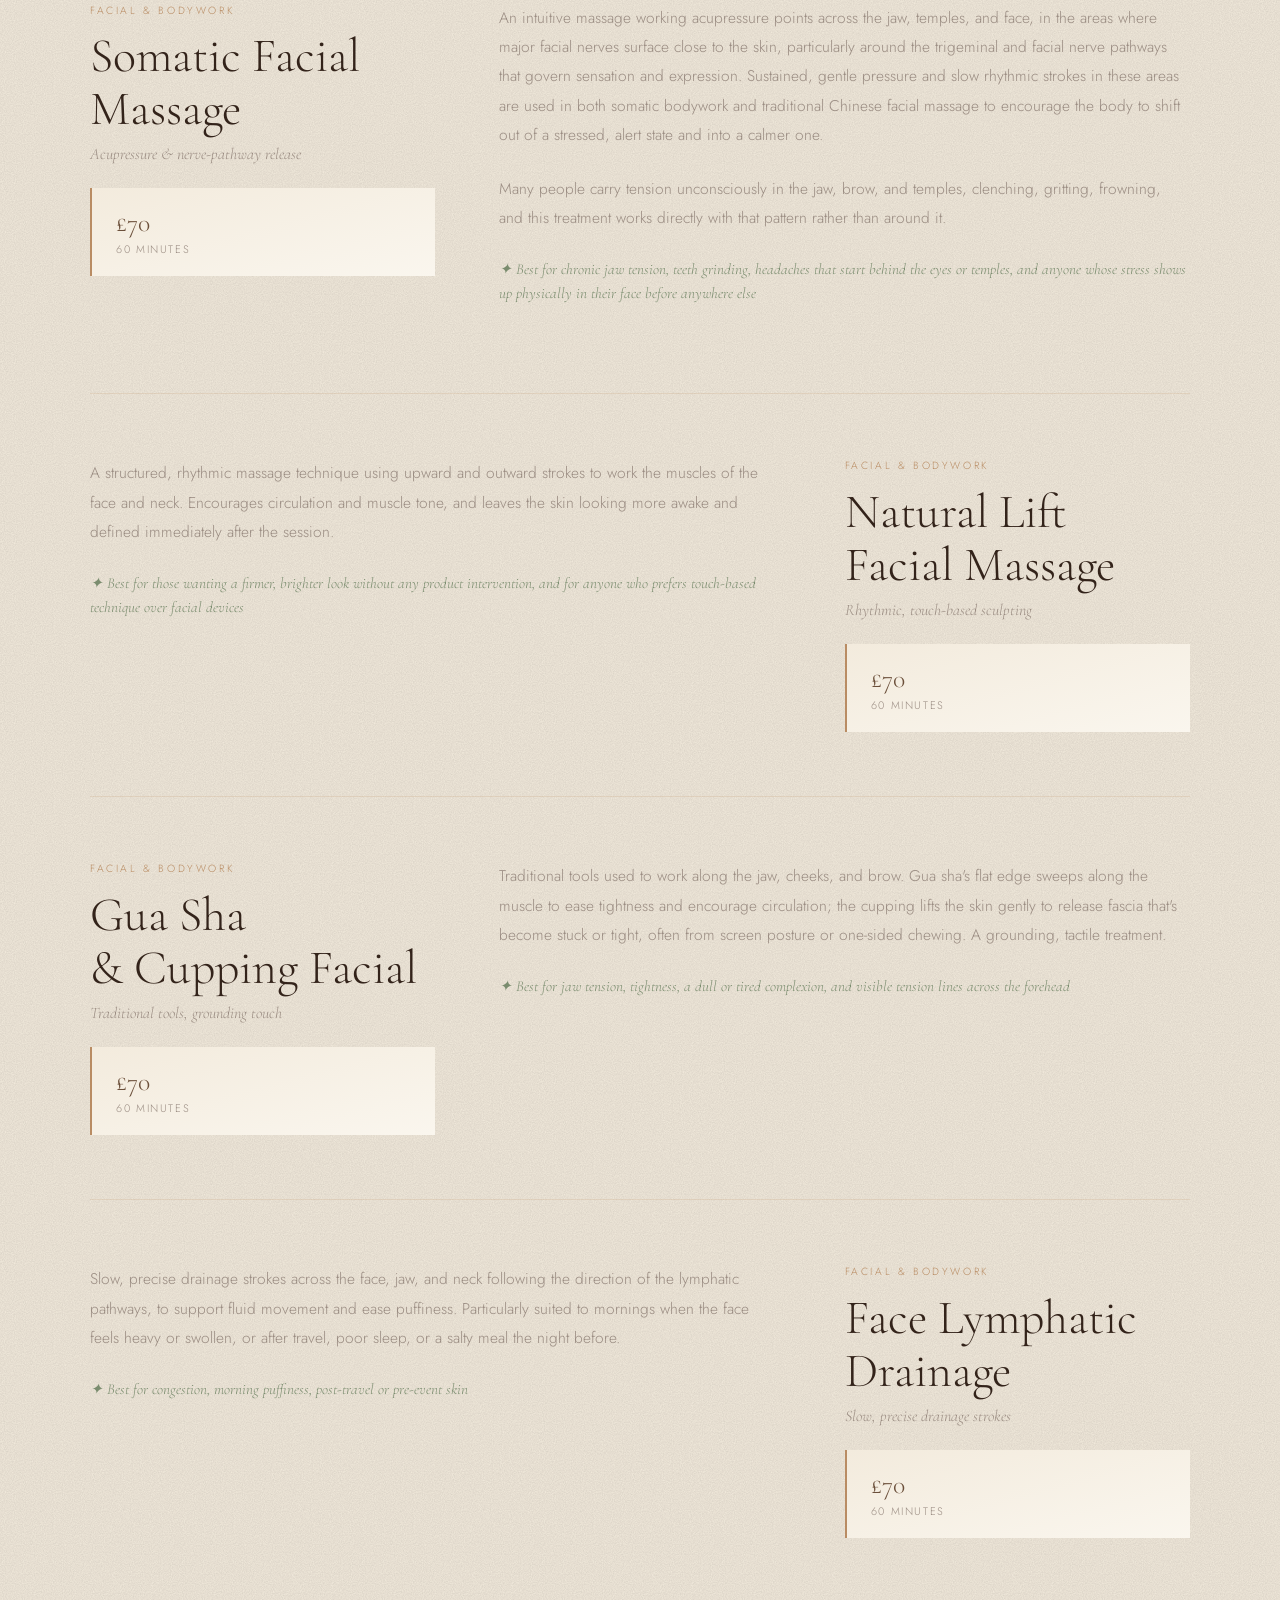
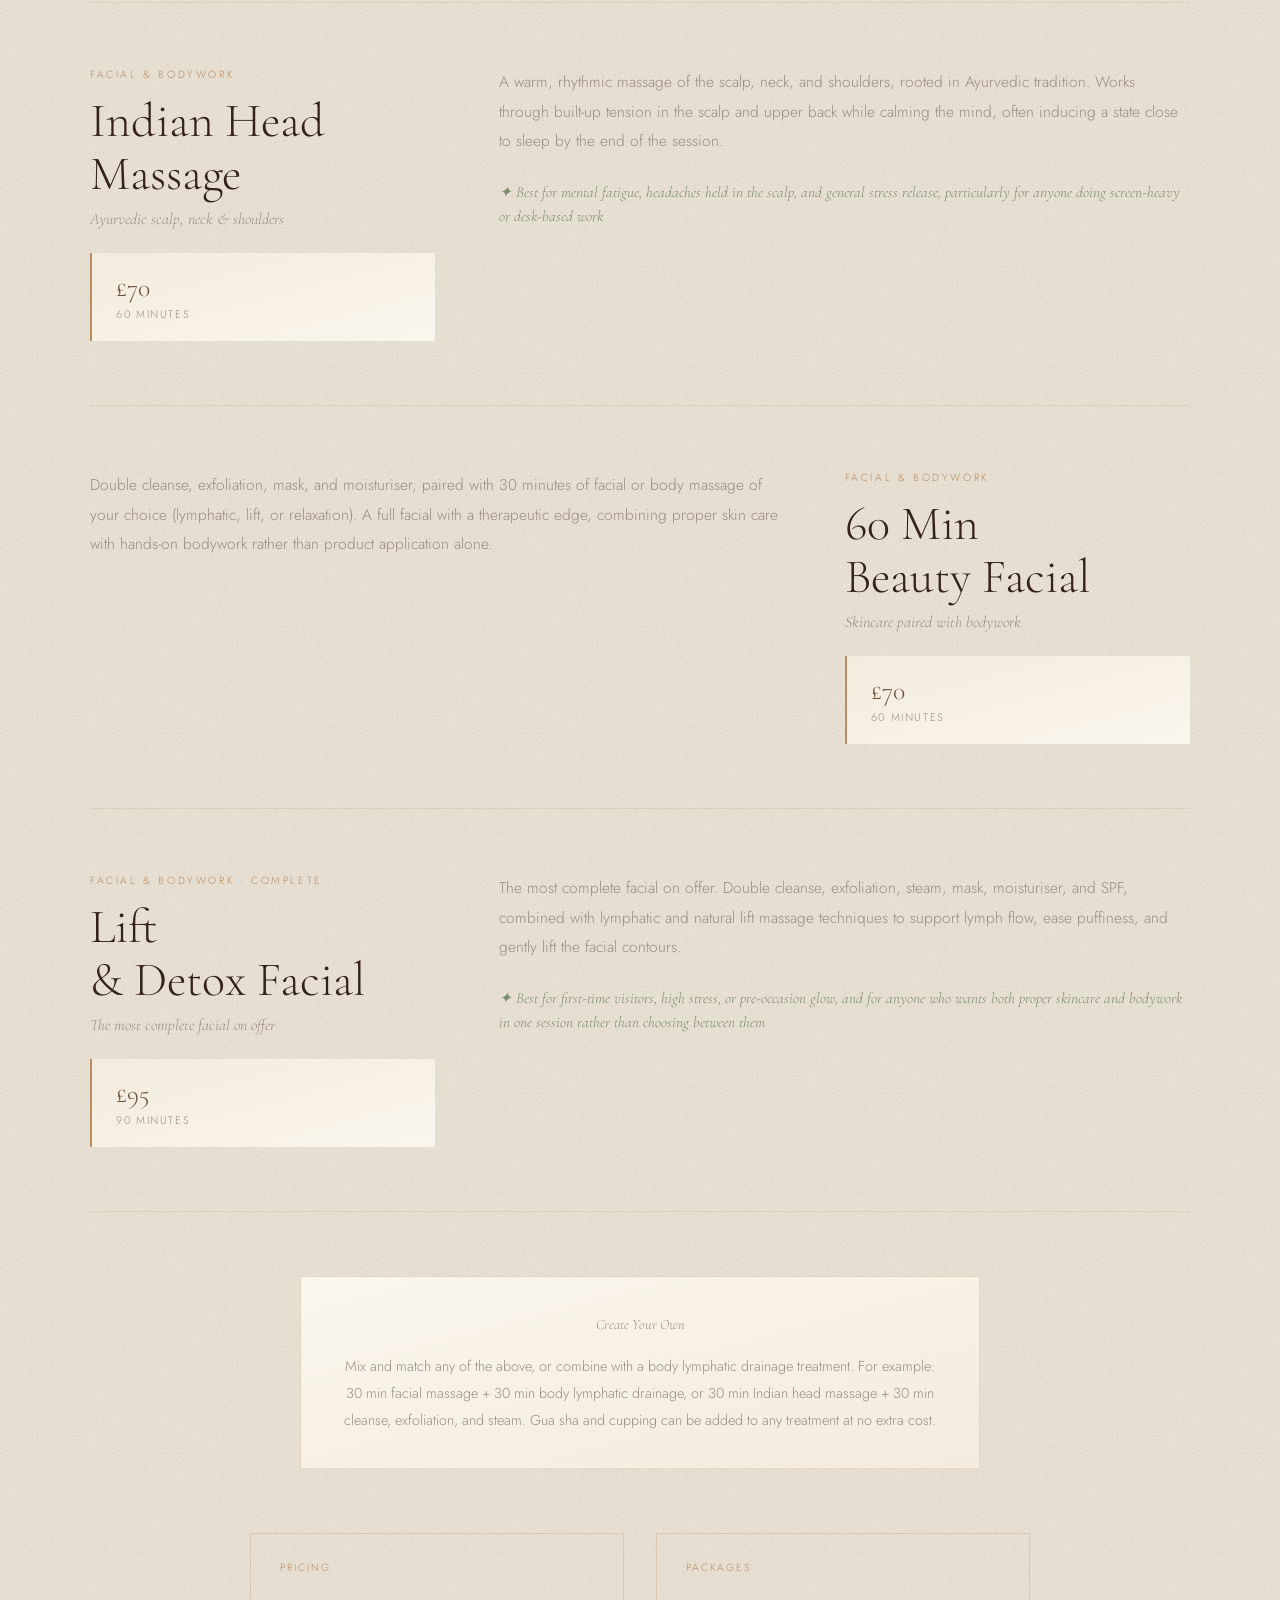
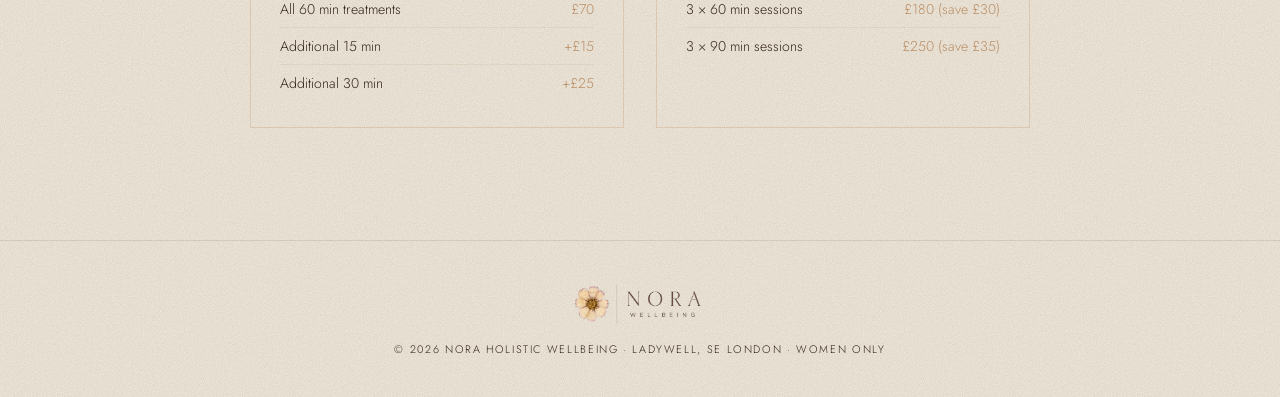
<file: somatictreatments.html>
<!DOCTYPE html>
<html lang="en">
<head>
  <meta charset="UTF-8"/>
  <meta name="viewport" content="width=device-width, initial-scale=1.0"/>
  <title>Somatic Treatments | Womb Massage, Lymphatic Drainage &amp; Facials · Nora Wellbeing</title>
  <meta name="description" content="Somatic treatments for women in Ladywell, SE London: womb massage, fertility massage, lymphatic drainage and holistic facials. Mizan abdominal therapy, Brazilian MLD, Kobido and Indian facial massage."/>
  <link rel="canonical" href="https://www.norawellbeing.com/somatic-treatments.html"/>
  <meta property="og:type" content="website"/>
  <meta property="og:url" content="https://www.norawellbeing.com/somatic-treatments.html"/>
  <meta property="og:title" content="Somatic Treatments | Nora Holistic Wellbeing · SE London"/>
  <meta property="og:description" content="Womb massage, fertility massage, lymphatic drainage and holistic facials for women in Ladywell, SE London."/>
  <meta property="og:image" content="https://www.norawellbeing.com/rituals.jpg"/>
  <meta name="twitter:card" content="summary_large_image"/>
  <meta name="twitter:image" content="https://www.norawellbeing.com/rituals.jpg"/>
  <link rel="icon" href="flower.png" type="image/png"/>
  <link rel="preconnect" href="https://fonts.googleapis.com"/>
  <link rel="preconnect" href="https://fonts.gstatic.com" crossorigin/>
  <link href="https://fonts.googleapis.com/css2?family=Cormorant+Garamond:ital,wght@0,300;0,400;1,300;1,400&family=Jost:wght@200;300;400&display=swap" rel="stylesheet"/>
  <link rel="stylesheet" href="styles.css"/>
</head>
<body>

<a href="#rituals" class="skip-link">Skip to main content</a>

<nav aria-label="Main navigation">
  <div class="nav-logo">
    <a href="index.html"><img src="logo.png" alt="Nora Holistic Wellbeing"/></a>
  </div>
  <button class="hamburger" aria-label="Toggle navigation" aria-expanded="false" aria-controls="nav-links">
    <svg width="22" height="22" viewBox="0 0 24 24" fill="none" stroke="currentColor" stroke-width="1.5" aria-hidden="true">
      <line x1="3" y1="6" x2="21" y2="6"/>
      <line x1="3" y1="12" x2="21" y2="12"/>
      <line x1="3" y1="18" x2="21" y2="18"/>
    </svg>
  </button>
  <ul class="nav-links" id="nav-links">
    <li><a href="index.html">Home</a></li>
    <li class="has-dropdown">
      <button type="button" class="dropdown-trigger" aria-haspopup="true" aria-expanded="false" aria-current="page">Offerings</button>
      <div class="dropdown">
        <a href="somatic-treatments.html" aria-current="page">Somatic Treatments</a>
        <a href="retreats.html">Retreats</a>
        <a href="digital-consultancy.html">Digital Consultancy</a>
      </div>
    </li>
    <li><a href="about.html">About</a></li>
    <li><a href="faq.html">FAQ</a></li>
  </ul>
</nav>

<section id="rituals">
  <div class="rituals-inner">

    <div class="section-intro reveal">
      <p class="section-label">Somatic Treatments</p>
      <h2 class="section-heading">Womb, Body <em>&amp; Facial</em> Rituals</h2>
      <p class="lede">More than a treatment. Each ritual combines ancient wisdom with the art of touch — to restore, release, and return the body to itself.</p>
    </div>

    <img src="rituals.jpg" alt="Holistic treatment tools" class="rituals-image-banner reveal" loading="lazy"/>

    <div class="treatment-menu reveal">
      <p class="treatment-menu-title">Jump to a treatment</p>
      <div class="treatment-menu-grid">
        <div class="treatment-menu-item"><a href="#womb-rituals"><span class="treatment-menu-item-num">01</span>Mizan Womb Massage</a></div>
        <div class="treatment-menu-item"><a href="#body-treatments"><span class="treatment-menu-item-num">02</span>Lymphatic Drainage</a></div>
        <div class="treatment-menu-item"><a href="#holistic-facials"><span class="treatment-menu-item-num">03</span>Holistic and Somatic Facials</a></div>
      </div>
    </div>

    <h3 class="section-sub-heading reveal" id="womb-rituals">Womb <em>Rituals</em></h3>

    <div class="portrait-layout reveal">
      <div class="portrait-col">
        <img src="womb_hero.jpg" alt="Mizan womb massage — hands on abdomen" class="portrait-img" loading="lazy"/>
      </div>
      <div class="portrait-cards">

        <div class="womb-card" id="womb-massage">
          <div>
            <p class="ritual-number">Womb Ritual · Mizan Therapy</p>
            <h3 class="womb-heading">Womb<br/>Massage</h3>
            <p class="womb-subtitle">Mizan abdominal therapy — rooted in ancient healing wisdom</p>
            <div class="womb-price-block">
              <p class="womb-price-label">Initial session — includes consultation</p>
              <div class="womb-price">£120</div>
              <div class="womb-duration">90 minutes</div>
            </div>
            <div class="womb-price-block">
              <p class="womb-price-label">Follow-on sessions</p>
              <div class="womb-price">£95</div>
              <div class="womb-duration">75 minutes</div>
            </div>
            <br/>
            <a href="https://wa.me/447776162455" target="_blank" rel="noopener noreferrer" class="btn" style="animation:none; opacity:1;">Book a session</a>
          </div>
          <div>
            <p class="womb-description">A gentle, deeply restorative abdominal massage drawing on Mizan therapy — a tradition rooted in Mayan and ancient healing wisdom. The treatment works on the abdomen, sacrum, and lower back to encourage healthy blood flow to the uterus and surrounding organs, release tension held in the pelvic bowl, and support the body's natural rhythms.</p>
            <p class="womb-description">In many healing traditions, sluggish circulation and tension in the pelvic region are understood to be at the root of a wide range of cyclical complaints. By warming the area, encouraging movement of stagnant blood, and gently supporting the positioning of the uterus, this treatment aims to restore flow where the body has become stuck.</p>
            <p class="womb-best-for">Women come for this treatment when they experience:<br/>
            painful or heavy periods · irregular cycles · pelvic tension and cramping · PMS and PMDD symptoms · bloating and digestive discomfort · low back pain linked to the cycle · postnatal recovery support</p>
            <p class="womb-disclaimer">This is a holistic complementary therapy, not a medical treatment. Please consult your GP if you have a diagnosed condition such as endometriosis, adenomyosis, PCOS, or fibroids before booking.</p>
          </div>
        </div>

        <div class="womb-card" id="fertility-massage">
          <div>
            <p class="ritual-number">Womb Ritual · Conception Support</p>
            <h3 class="womb-heading">Fertility<br/>Massage</h3>
            <p class="womb-subtitle">Abdominal therapy for reproductive wellbeing</p>
            <div class="womb-price-block">
              <p class="womb-price-label">Initial session — includes consultation</p>
              <div class="womb-price">£120</div>
              <div class="womb-duration">90 minutes</div>
            </div>
            <div class="womb-price-block">
              <p class="womb-price-label">Follow-on sessions</p>
              <div class="womb-price">£95</div>
              <div class="womb-duration">75 minutes</div>
            </div>
            <br/>
            <a href="https://wa.me/447776162455" target="_blank" rel="noopener noreferrer" class="btn" style="animation:none; opacity:1;">Book a session</a>
          </div>
          <div>
            <p class="womb-description">A focused abdominal massage for women who are preparing their bodies for conception, supporting an IVF or IUI cycle, or coming off contraception and wanting to reconnect with their cycle.</p>
            <p class="womb-description">The treatment works by encouraging circulation to the uterus and ovaries, releasing tension in the diaphragm and pelvis, and supporting the nervous system. Many women find it a valuable part of a broader approach to reproductive health — alongside acupuncture, nutrition, or medical fertility support.</p>
            <p class="womb-description">This is not a fertility treatment and does not diagnose or resolve underlying medical causes of infertility. What it offers is a space for the body to receive deep, intentional care during what is often a physically and emotionally demanding time.</p>
            <p class="womb-best-for">Women come for this when they are:<br/>
            preparing for natural conception · supporting an IVF or IUI cycle · coming off the pill and rebalancing their cycle · dealing with irregular or absent periods · recovering from miscarriage and preparing to try again</p>
            <p class="womb-disclaimer">Always consult your doctor or fertility specialist before booking if you are undergoing assisted reproduction.</p>
          </div>
        </div>

      </div>
    </div>

    <h3 class="section-sub-heading reveal" id="body-treatments">Body <em>Treatments</em></h3>

    <div class="portrait-layout reveal">
      <div class="portrait-col">
        <img src="womb_detail.jpg" alt="Abdominal massage treatment" class="portrait-img" loading="lazy"/>
      </div>
      <div class="portrait-cards">

        <div class="mld-card" id="mld">
          <div>
            <p class="ritual-number" style="color:var(--clay)">Body Treatment</p>
            <h3 class="mld-heading">Manual Lymphatic<br/>Drainage Massage</h3>
            <p class="mld-subtitle">Brazilian MLD technique · Bespoke &amp; Ayurvedic</p>
            <p class="mld-description">Using the Brazilian MLD technique, this bespoke massage works on supporting the body's natural lymphatic flow and leaving you feeling lighter and smoother. The oil is heated and poured onto the stomach first to support comfort and ease.</p>
            <p class="mld-description">The oil is packed with powerful Ayurvedic ingredients — turmeric, ashwagandha, and sesame oil — which deeply moisturise the skin and complement the massage beautifully.</p>
            <p class="mld-disclaimer">This is a holistic treatment, not a medical procedure.</p>
          </div>
          <div>
            <div class="mld-prices">
              <div class="mld-price-item"><div class="mld-price-amount">£80</div><div class="mld-price-duration">60 minutes</div></div>
              <div class="mld-price-item"><div class="mld-price-amount">£100</div><div class="mld-price-duration">90 minutes</div></div>
            </div>
            <p class="price-note">The 90-minute session can include either an express facial ritual (30 min) or an extended body massage — your choice.</p>
            <br/>
            <a href="https://wa.me/447776162455" target="_blank" rel="noopener noreferrer" class="btn btn-clay" style="animation:none; opacity:1;">Book a session</a>
          </div>
        </div>

        <div class="mld-card" id="postpartum">
          <div>
            <p class="ritual-number" style="color:var(--clay)">Body Treatment · Postnatal</p>
            <h3 class="mld-heading">Post-Partum<br/>Lymphatic Drainage</h3>
            <p class="mld-subtitle">Gentle · Restorative · Nourishing</p>
            <p class="mld-description">A nurturing adaptation of the lymphatic drainage massage, designed with new mothers in mind. The same Brazilian MLD technique is used, with extra care and gentleness to support the body's natural recovery after birth.</p>
            <p class="mld-description">The focus is on gentle, supportive touch that helps you feel restored, lighter, and cared for during the postnatal period.</p>
            <p class="mld-disclaimer">This is a holistic treatment, not a medical procedure. Please consult your midwife or GP before booking if you have any concerns.</p>
          </div>
          <div>
            <div class="mld-prices">
              <div class="mld-price-item"><div class="mld-price-amount">£80</div><div class="mld-price-duration">60 minutes</div></div>
              <div class="mld-price-item"><div class="mld-price-amount">£100</div><div class="mld-price-duration">90 minutes</div></div>
            </div>
            <br/>
            <a href="https://wa.me/447776162455" target="_blank" rel="noopener noreferrer" class="btn btn-clay" style="animation:none; opacity:1;">Book a session</a>
          </div>
        </div>

      </div>
    </div>

    <div class="mld-card reveal" id="postop" style="margin-top:2rem;">
      <div>
        <p class="ritual-number" style="color:var(--clay)">Body Treatment · Post-Operative</p>
        <h3 class="mld-heading">Post-Op Lymphatic<br/>Drainage</h3>
        <p class="mld-subtitle">Brazilian MLD · Organic Arnica Oil</p>
        <p class="mld-description">Brazilian-style lymphatic drainage massage to help support the body's natural recovery after surgery and reduce the feeling of water retention. Organic arnica oil is used throughout to help soothe and nourish the skin during the healing process.</p>
        <p class="mld-description">For best results, I recommend starting as soon as you are cleared by your surgeon and booking multiple sessions close together.</p>
        <p class="mld-disclaimer">This is a holistic treatment, not a medical procedure. Always follow your surgeon's guidance before booking.</p>
      </div>
      <div>
        <div class="mld-prices">
          <div class="mld-price-item"><div class="mld-price-amount">£90</div><div class="mld-price-duration">60 minutes</div></div>
          <div class="mld-price-item"><div class="mld-price-amount">£110</div><div class="mld-price-duration">90 minutes</div></div>
        </div>
        <div class="package-box">
          <p class="package-box-title">Session Packages</p>
          <div class="package-item"><span>3 × 60 min sessions</span><span style="color:var(--clay);">£210</span></div>
          <div class="package-item"><span>5 × 60 min sessions</span><span style="color:var(--clay);">£300</span></div>
        </div>
        <br/>
        <a href="https://wa.me/447776162455" target="_blank" rel="noopener noreferrer" class="btn btn-clay" style="animation:none; opacity:1;">Book a session</a>
      </div>
    </div>

    <h3 class="section-sub-heading reveal" id="holistic-facials">Holistic Facials <em>&amp; Somatic Bodywork</em></h3>

    <img src="rituals.jpg" alt="Holistic facial ritual tools" class="rituals-image-banner reveal" loading="lazy" style="margin-bottom:3rem;"/>

    <p class="facials-intro reveal">Every facial includes neck, head, and shoulder work, because the face doesn't fully release while there's tension held elsewhere. Your booked time is treatment time. Arrival and check-in aren't taken from it.</p>

    <div class="ritual-card reveal" id="somatic-facial">
      <div class="ritual-meta">
        <p class="ritual-number">Facial &amp; Bodywork</p>
        <h3 class="ritual-name">Somatic Facial<br/>Massage</h3>
        <p class="ritual-subtitle">Acupressure &amp; nerve-pathway release</p>
        <div class="ritual-price-block">
          <div class="ritual-price">£70</div>
          <div class="ritual-duration">60 minutes</div>
        </div>
      </div>
      <div class="ritual-body">
        <p class="ritual-description">An intuitive massage working acupressure points across the jaw, temples, and face, in the areas where major facial nerves surface close to the skin, particularly around the trigeminal and facial nerve pathways that govern sensation and expression. Sustained, gentle pressure and slow rhythmic strokes in these areas are used in both somatic bodywork and traditional Chinese facial massage to encourage the body to shift out of a stressed, alert state and into a calmer one.</p>
        <p class="ritual-description">Many people carry tension unconsciously in the jaw, brow, and temples, clenching, gritting, frowning, and this treatment works directly with that pattern rather than around it.</p>
        <p class="ritual-best-for">✦ Best for chronic jaw tension, teeth grinding, headaches that start behind the eyes or temples, and anyone whose stress shows up physically in their face before anywhere else</p>
      </div>
    </div>

    <div class="ritual-card reverse reveal" id="natural-lift-facial">
      <div class="ritual-meta">
        <p class="ritual-number">Facial &amp; Bodywork</p>
        <h3 class="ritual-name">Natural Lift<br/>Facial Massage</h3>
        <p class="ritual-subtitle">Rhythmic, touch-based sculpting</p>
        <div class="ritual-price-block">
          <div class="ritual-price">£70</div>
          <div class="ritual-duration">60 minutes</div>
        </div>
      </div>
      <div class="ritual-body">
        <p class="ritual-description">A structured, rhythmic massage technique using upward and outward strokes to work the muscles of the face and neck. Encourages circulation and muscle tone, and leaves the skin looking more awake and defined immediately after the session.</p>
        <p class="ritual-best-for">✦ Best for those wanting a firmer, brighter look without any product intervention, and for anyone who prefers touch-based technique over facial devices</p>
      </div>
    </div>

    <div class="ritual-card reveal" id="gua-sha-cupping">
      <div class="ritual-meta">
        <p class="ritual-number">Facial &amp; Bodywork</p>
        <h3 class="ritual-name">Gua Sha<br/>&amp; Cupping Facial</h3>
        <p class="ritual-subtitle">Traditional tools, grounding touch</p>
        <div class="ritual-price-block">
          <div class="ritual-price">£70</div>
          <div class="ritual-duration">60 minutes</div>
        </div>
      </div>
      <div class="ritual-body">
        <p class="ritual-description">Traditional tools used to work along the jaw, cheeks, and brow. Gua sha's flat edge sweeps along the muscle to ease tightness and encourage circulation; the cupping lifts the skin gently to release fascia that's become stuck or tight, often from screen posture or one-sided chewing. A grounding, tactile treatment.</p>
        <p class="ritual-best-for">✦ Best for jaw tension, tightness, a dull or tired complexion, and visible tension lines across the forehead</p>
      </div>
    </div>

    <div class="ritual-card reverse reveal" id="face-lymphatic-drainage">
      <div class="ritual-meta">
        <p class="ritual-number">Facial &amp; Bodywork</p>
        <h3 class="ritual-name">Face Lymphatic<br/>Drainage</h3>
        <p class="ritual-subtitle">Slow, precise drainage strokes</p>
        <div class="ritual-price-block">
          <div class="ritual-price">£70</div>
          <div class="ritual-duration">60 minutes</div>
        </div>
      </div>
      <div class="ritual-body">
        <p class="ritual-description">Slow, precise drainage strokes across the face, jaw, and neck following the direction of the lymphatic pathways, to support fluid movement and ease puffiness. Particularly suited to mornings when the face feels heavy or swollen, or after travel, poor sleep, or a salty meal the night before.</p>
        <p class="ritual-best-for">✦ Best for congestion, morning puffiness, post-travel or pre-event skin</p>
      </div>
    </div>

    <div class="ritual-card reveal" id="indian-head-massage">
      <div class="ritual-meta">
        <p class="ritual-number">Facial &amp; Bodywork</p>
        <h3 class="ritual-name">Indian Head<br/>Massage</h3>
        <p class="ritual-subtitle">Ayurvedic scalp, neck &amp; shoulders</p>
        <div class="ritual-price-block">
          <div class="ritual-price">£70</div>
          <div class="ritual-duration">60 minutes</div>
        </div>
      </div>
      <div class="ritual-body">
        <p class="ritual-description">A warm, rhythmic massage of the scalp, neck, and shoulders, rooted in Ayurvedic tradition. Works through built-up tension in the scalp and upper back while calming the mind, often inducing a state close to sleep by the end of the session.</p>
        <p class="ritual-best-for">✦ Best for mental fatigue, headaches held in the scalp, and general stress release, particularly for anyone doing screen-heavy or desk-based work</p>
      </div>
    </div>

    <div class="ritual-card reverse reveal" id="beauty-facial">
      <div class="ritual-meta">
        <p class="ritual-number">Facial &amp; Bodywork</p>
        <h3 class="ritual-name">60 Min<br/>Beauty Facial</h3>
        <p class="ritual-subtitle">Skincare paired with bodywork</p>
        <div class="ritual-price-block">
          <div class="ritual-price">£70</div>
          <div class="ritual-duration">60 minutes</div>
        </div>
      </div>
      <div class="ritual-body">
        <p class="ritual-description">Double cleanse, exfoliation, mask, and moisturiser, paired with 30 minutes of facial or body massage of your choice (lymphatic, lift, or relaxation). A full facial with a therapeutic edge, combining proper skin care with hands-on bodywork rather than product application alone.</p>
      </div>
    </div>

    <div class="ritual-card reveal" id="lift-detox-facial">
      <div class="ritual-meta">
        <p class="ritual-number">Facial &amp; Bodywork · Complete</p>
        <h3 class="ritual-name">Lift<br/>&amp; Detox Facial</h3>
        <p class="ritual-subtitle">The most complete facial on offer</p>
        <div class="ritual-price-block">
          <div class="ritual-price">£95</div>
          <div class="ritual-duration">90 minutes</div>
        </div>
      </div>
      <div class="ritual-body">
        <p class="ritual-description">The most complete facial on offer. Double cleanse, exfoliation, steam, mask, moisturiser, and SPF, combined with lymphatic and natural lift massage techniques to support lymph flow, ease puffiness, and gently lift the facial contours.</p>
        <p class="ritual-best-for">✦ Best for first-time visitors, high stress, or pre-occasion glow, and for anyone who wants both proper skincare and bodywork in one session rather than choosing between them</p>
      </div>
    </div>

    <div class="create-your-own reveal">
      <p class="create-your-own-title">Create Your Own</p>
      <p>Mix and match any of the above, or combine with a body lymphatic drainage treatment. For example: 30 min facial massage + 30 min body lymphatic drainage, or 30 min Indian head massage + 30 min cleanse, exfoliation, and steam. Gua sha and cupping can be added to any treatment at no extra cost.</p>
    </div>

    <div class="price-lists-grid reveal">
      <div class="price-list">
        <p class="price-list-title">Pricing</p>
        <div class="price-list-item"><span>All 60 min treatments</span><span>£70</span></div>
        <div class="price-list-item"><span>Additional 15 min</span><span>+£15</span></div>
        <div class="price-list-item"><span>Additional 30 min</span><span>+£25</span></div>
      </div>
      <div class="price-list">
        <p class="price-list-title">Packages</p>
        <div class="price-list-item"><span>3 × 60 min sessions</span><span>£180 (save £30)</span></div>
        <div class="price-list-item"><span>3 × 90 min sessions</span><span>£250 (save £35)</span></div>
      </div>
    </div>

  </div>
</section>

<footer>
  <img src="logo.png" alt="Nora"/>
  <p>© 2026 Nora Holistic Wellbeing · Ladywell, SE London · Women Only</p>
</footer>

<script src="script.js" defer></script>
</body>
</html>
</file>
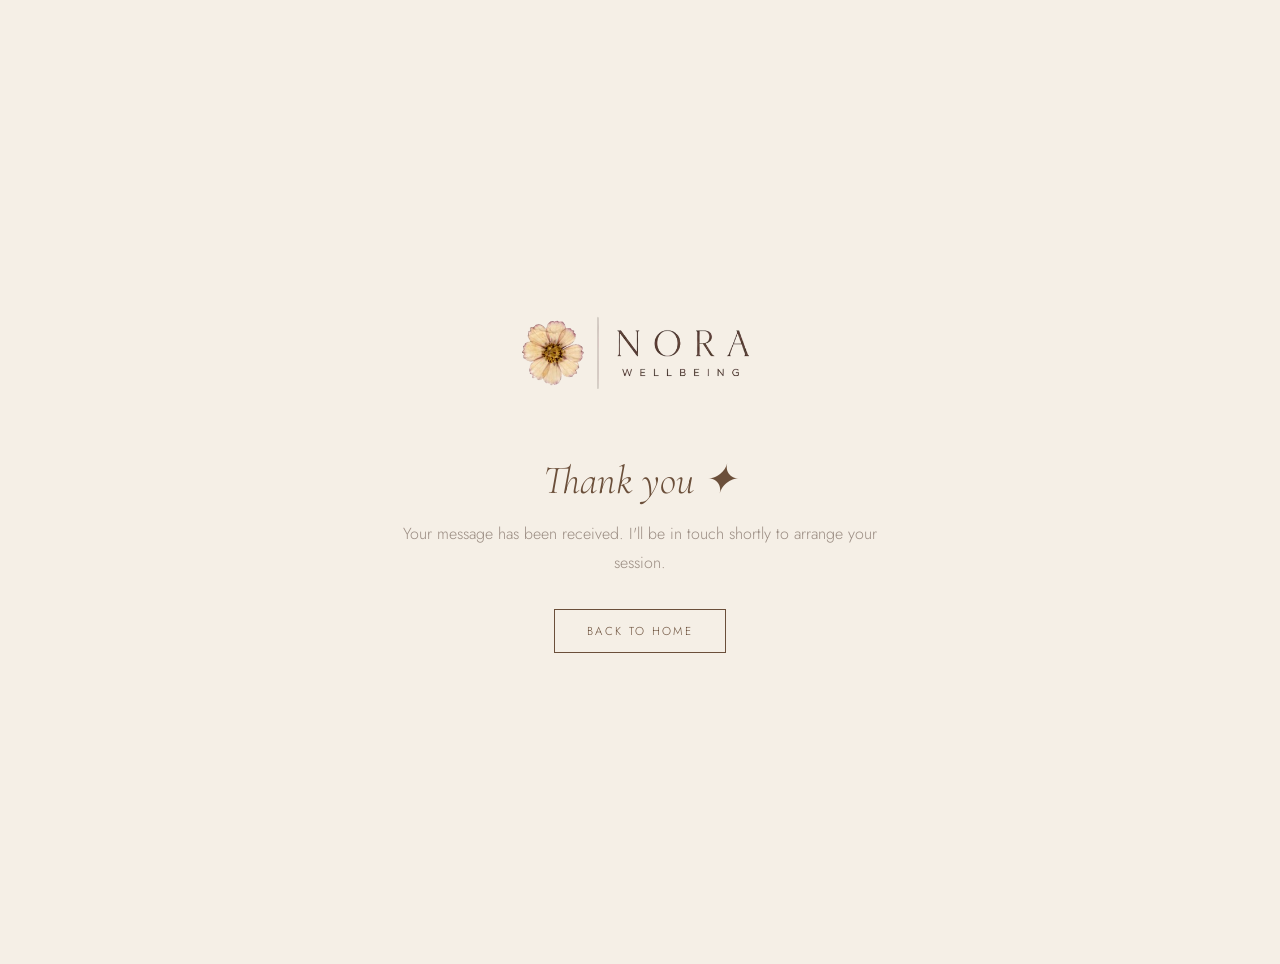
<file: thank-you.html>
<!DOCTYPE html>
<html lang="en">
<head>
  <meta charset="UTF-8"/>
  <meta name="viewport" content="width=device-width, initial-scale=1.0"/>
  <title>Thank You — Nora Holistic Wellbeing</title>
  <link href="https://fonts.googleapis.com/css2?family=Cormorant+Garamond:ital,wght@0,300;1,300&family=Jost:wght@200;300&display=swap" rel="stylesheet"/>
  <style>
    body {
      margin: 0;
      background: #F5EFE6;
      font-family: 'Jost', sans-serif;
      font-weight: 300;
      display: flex;
      align-items: center;
      justify-content: center;
      min-height: 100vh;
      text-align: center;
      padding: 2rem;
    }
    .inner { max-width: 500px; }
    img { height: 80px; margin-bottom: 2rem; }
    h1 {
      font-family: 'Cormorant Garamond', serif;
      font-style: italic;
      font-weight: 300;
      font-size: 2.5rem;
      color: #6B4F3A;
      margin-bottom: 1rem;
    }
    p { color: #9A8C82; line-height: 1.8; margin-bottom: 2rem; }
    a {
      display: inline-block;
      padding: 0.8rem 2rem;
      border: 1px solid #6B4F3A;
      color: #6B4F3A;
      text-decoration: none;
      font-size: 0.72rem;
      letter-spacing: 0.2em;
      text-transform: uppercase;
      transition: all 0.3s;
    }
    a:hover { background: #6B4F3A; color: #FAF7F2; }
  </style>
</head>
<body>
  <div class="inner">
    <img src="logo.png" alt="Nora"/>
    <h1>Thank you ✦</h1>
    <p>Your message has been received. I'll be in touch shortly to arrange your session.</p>
    <a href="/">Back to home</a>
  </div>
</body>
</html>
</file>
<file: styles.css>
:root {
  --parchment: #F3EBDD;
  --cream: #FAF6EE;
  --clay: #B98C63;
  --bark: #6B4F3A;
  --bark-dark: #33231A;
  --moss: #7A8C6E;
  --sand: #D4B896;
  --warm-grey: #9A8C82;
  --grain: url("data:image/svg+xml;utf8,<svg xmlns='http://www.w3.org/2000/svg' width='180' height='180'><filter id='n'><feTurbulence type='fractalNoise' baseFrequency='0.9' numOctaves='3' stitchTiles='stitch'/><feColorMatrix type='matrix' values='0 0 0 0 0  0 0 0 0 0  0 0 0 0 0  0 0 0 0.11 0'/></filter><rect width='100%25' height='100%25' filter='url(%23n)'/></svg>");
  --grain-light: url("data:image/svg+xml;utf8,<svg xmlns='http://www.w3.org/2000/svg' width='180' height='180'><filter id='n2'><feTurbulence type='fractalNoise' baseFrequency='0.85' numOctaves='2' stitchTiles='stitch'/><feColorMatrix type='matrix' values='0 0 0 0 1  0 0 0 0 1  0 0 0 0 1  0 0 0 0.045 0'/></filter><rect width='100%25' height='100%25' filter='url(%23n2)'/></svg>");
}
* { margin: 0; padding: 0; box-sizing: border-box; }
html { scroll-behavior: smooth; }
@media (prefers-reduced-motion: reduce) {
  html { scroll-behavior: auto; }
}
body {
  background-color: var(--parchment);
  background-image:
    var(--grain),
    radial-gradient(circle at 12% 8%, rgba(185,140,99,0.10), transparent 40%),
    radial-gradient(circle at 88% 18%, rgba(122,140,110,0.07), transparent 42%),
    radial-gradient(circle at 50% 100%, rgba(51,35,26,0.05), transparent 55%);
  background-repeat: repeat, no-repeat, no-repeat, no-repeat;
  color: var(--bark-dark);
  font-family: 'Jost', sans-serif;
  font-weight: 300;
  overflow-x: hidden;
}

.skip-link { position: absolute; top: -100%; left: 0; background: var(--bark-dark); color: var(--sand); padding: 0.6rem 1.2rem; z-index: 200; font-size: 0.78rem; letter-spacing: 0.1em; text-decoration: none; }
.skip-link:focus { top: 0; }

/* ---------- Nav ---------- */

nav { position: fixed; top: 0; left: 0; right: 0; z-index: 100; display: flex; justify-content: space-between; align-items: center; padding: 1.2rem 4rem; background: rgba(243,235,221,0.92); backdrop-filter: blur(8px); border-bottom: 1px solid rgba(196,149,106,0.2); }
.nav-logo img { height: 52px; width: auto; }
.nav-links { display: flex; align-items: center; gap: 2.5rem; list-style: none; }
.nav-links a, .dropdown-trigger { text-decoration: none; color: var(--bark); font-family: 'Jost', sans-serif; font-weight: 200; font-size: 0.75rem; letter-spacing: 0.18em; text-transform: uppercase; transition: color 0.3s; }
.nav-links a:hover, .dropdown-trigger:hover { color: var(--clay); }
.nav-links a[aria-current="page"], .dropdown-trigger[aria-current="page"] { color: var(--clay); }
.dropdown-trigger { background: none; border: none; padding: 0; margin: 0; cursor: pointer; }
.hamburger { display: none; background: none; border: none; cursor: pointer; padding: 0.3rem; color: var(--bark); line-height: 0; }

.has-dropdown { position: relative; }
.dropdown {
  position: absolute; top: 100%; left: 50%; transform: translateX(-50%) translateY(6px);
  background: var(--parchment); border: 1px solid rgba(107,79,58,0.15);
  min-width: 210px; padding: 8px; border-radius: 3px;
  opacity: 0; pointer-events: none; transition: opacity 0.2s ease, transform 0.2s ease;
}
.has-dropdown.expanded .dropdown,
.has-dropdown:hover .dropdown,
.has-dropdown:focus-within .dropdown { opacity: 1; pointer-events: auto; transform: translateX(-50%) translateY(0); }
.dropdown a { display: block; padding: 10px 14px; font-size: 0.72rem; letter-spacing: 0.1em; border-radius: 2px; }
.dropdown a:hover { background: var(--parchment); color: var(--bark); }

/* ---------- Hero ---------- */

#home { min-height: 62vh; display: flex; flex-direction: column; align-items: center; justify-content: center; text-align: center; padding: 8rem 2rem 3rem; position: relative; overflow: hidden; background-image: url('hero.jpg'); background-size: cover; background-position: center 70%; }
#home::before { content: ''; position: absolute; inset: 0; background: rgba(243,235,221,0.75); }
.hero-content { position: relative; z-index: 1; display: flex; flex-direction: column; align-items: center; }
.hero-tagline { font-family: 'Cormorant Garamond', serif; font-style: italic; font-weight: 300; font-size: clamp(1.25rem, 2.4vw, 1.7rem); color: var(--bark); max-width: 520px; line-height: 1.75; animation: fadeUp 1.2s 0.2s ease both; margin-bottom: 1rem; }
.hero-sub { font-size: 0.7rem; letter-spacing: 0.16em; text-transform: uppercase; color: var(--clay); opacity: 0.85; animation: fadeUp 1.2s 0.4s ease both; margin-bottom: 2.2rem; }
.hero-link { font-family: 'Cormorant Garamond', serif; font-style: italic; font-size: 1rem; color: var(--bark); text-decoration: underline; text-underline-offset: 5px; text-decoration-color: rgba(107,79,58,0.35); letter-spacing: 0.02em; transition: color 0.3s, text-decoration-color 0.3s; animation: fadeUp 1.2s 0.6s ease both; }
.hero-link:hover { color: var(--clay); text-decoration-color: var(--clay); }
.hero-divider { display: block; width: 44px; height: 44px; border-radius: 50%; object-fit: cover; border: 1px solid rgba(185,140,99,0.4); margin: 0 auto 2.5rem; animation: fadeUp 1.2s 0.5s ease both; }
.btn { display: inline-block; padding: 0.85rem 2.5rem; border: 1px solid var(--bark); color: var(--bark); text-decoration: none; font-family: 'Jost', sans-serif; font-weight: 200; font-size: 0.72rem; letter-spacing: 0.2em; text-transform: uppercase; transition: all 0.3s; animation: fadeUp 1.2s 0.6s ease both; }
.btn:hover { background: var(--bark); color: var(--cream); }
.btn-clay { border-color: var(--clay); color: var(--clay); }
.btn-clay:hover { background: var(--clay); color: var(--cream); }
.btn-fill { background: var(--clay); color: var(--cream); border-color: var(--clay); }
.btn-fill:hover { background: var(--bark); border-color: var(--bark); color: var(--cream); }

.cta-group { display: flex; flex-wrap: wrap; align-items: center; justify-content: center; gap: 1.4rem; }
.btn-text { font-family: 'Jost', sans-serif; font-weight: 300; font-size: 0.78rem; letter-spacing: 0.06em; color: var(--warm-grey); text-decoration: underline; text-underline-offset: 4px; text-decoration-color: rgba(154,140,130,0.4); transition: color 0.3s, text-decoration-color 0.3s; }
.btn-text:hover { color: var(--clay); text-decoration-color: var(--clay); }

.retreat-hero-content .cta-group { margin-top: 1.9rem; justify-content: center; }
.retreat-hero-content .btn-fill { padding: 0.7rem 2rem; font-size: 0.68rem; animation: none; }
.retreat-hero-content .btn-text { font-size: 0.72rem; color: rgba(250,246,238,0.75); }
.retreat-hero-content .btn-text:hover { color: var(--sand); }

.retreat-cta-section { background-color: var(--parchment); background-image: var(--grain); border-top: 1px solid rgba(196,149,106,0.25); }
.retreat-cta-inline { max-width: 640px; margin: 0 auto; }
.retreat-cta-heading { font-family: 'Cormorant Garamond', serif; font-style: italic; font-size: 1.35rem; color: var(--bark-dark); margin-bottom: 0.8rem; }
.retreat-cta-detail { font-size: 0.9rem; line-height: 1.85; color: var(--warm-grey); margin-bottom: 1.5rem; }
.retreat-cta-subheading { font-family: 'Jost', sans-serif; font-weight: 400; font-size: 0.72rem; letter-spacing: 0.15em; text-transform: uppercase; color: var(--clay); margin-bottom: 0.9rem; }
.retreat-steps { list-style: none; counter-reset: retreat-step; padding: 0; margin: 0 0 1.6rem; }
.retreat-steps li { counter-increment: retreat-step; font-size: 0.9rem; line-height: 1.75; color: var(--warm-grey); padding-left: 1.9rem; position: relative; margin-bottom: 0.7rem; }
.retreat-steps li::before { content: counter(retreat-step); position: absolute; left: 0; top: 0; color: var(--clay); font-family: 'Cormorant Garamond', serif; font-style: italic; font-size: 0.95rem; }
.retreat-cta-inline .cta-group { justify-content: flex-start; }

#retreat-cta .cta-group { margin-top: 0.5rem; }

/* ---------- Generic sections ---------- */

section { padding: 7rem 2rem; }
.section-label { font-size: 0.68rem; letter-spacing: 0.28em; text-transform: uppercase; color: var(--clay); margin-bottom: 1rem; }
.section-heading { font-family: 'Cormorant Garamond', serif; font-weight: 300; font-size: clamp(2.2rem, 5vw, 3.4rem); line-height: 1.15; color: var(--bark-dark); margin-bottom: 1.5rem; }
.section-heading em { font-style: italic; color: var(--clay); }
.thin-rule { display: block; width: 40px; height: 40px; border-radius: 50%; object-fit: cover; border: 1px solid rgba(185,140,99,0.35); margin-bottom: 2rem; }

/* Centered intro block, reused at the top of most pages (rituals/treatments,
   retreats, digital consultancy, FAQ, and the home about-teaser) */
.section-intro { max-width: 640px; margin: 0 auto 4rem; text-align: center; }
.section-intro .thin-rule { margin: 0 auto 2rem; }
.section-intro p.lede { font-size: 0.9rem; color: var(--warm-grey); max-width: 560px; margin: 0 auto; line-height: 1.9; }

/* ---------- About ---------- */

#about { background-color: var(--parchment); background-image: var(--grain); }
.about-inner { max-width: 1100px; margin: 0 auto; display: grid; grid-template-columns: 1fr 1fr; gap: 6rem; align-items: center; }
.about-text p { font-size: 1rem; line-height: 1.9; color: var(--warm-grey); margin-bottom: 1.4rem; }
.about-text p strong { color: var(--bark); font-weight: 400; }
.about-image { width: 100%; height: 500px; object-fit: cover; display: block; }
.about-image-caption { background-color: var(--bark-dark); background-image: var(--grain-light); color: var(--sand); padding: 1.5rem 2rem; font-family: 'Cormorant Garamond', serif; font-style: italic; font-size: 1.1rem; line-height: 1.6; }
.about-image-caption-sub { font-family: 'Jost', sans-serif; font-style: normal; font-size: 0.7rem; letter-spacing: 0.18em; text-transform: uppercase; color: var(--clay); margin-top: 0.8rem; }
.location-tag { display: inline-flex; align-items: center; gap: 0.5rem; font-size: 0.72rem; letter-spacing: 0.12em; text-transform: uppercase; color: var(--moss); margin-top: 2rem; }
.location-tag::before { content: '◎'; font-size: 0.8rem; }
.about-lede { font-family: 'Cormorant Garamond', serif; font-style: italic; font-size: 1.2rem; color: var(--bark); line-height: 1.7; margin-bottom: 1.5rem; }
.about-offer { margin-bottom: 1.7rem; padding-left: 1.1rem; border-left: 2px solid var(--sand); }
.about-offer-title { font-family: 'Cormorant Garamond', serif; font-style: italic; font-weight: 400; font-size: 1.15rem; color: var(--clay); margin-bottom: 0.5rem; }
.about-offer p { margin-bottom: 0; }
.about-cta-line { font-size: 0.97rem; color: var(--warm-grey); }
.about-cta-line a { color: var(--bark); }

.about-contact-links { margin-top: 1.5rem; display: flex; flex-direction: column; gap: 0.5rem; }
.about-contact-links a { display: inline-flex; align-items: center; gap: 0.5rem; color: var(--clay); text-decoration: none; font-size: 0.8rem; letter-spacing: 0.08em; transition: color 0.3s; }
.about-contact-links a:hover { color: var(--bark); }
.about-contact-links svg { width: 16px; height: 16px; flex-shrink: 0; }
.training-badge { margin-top: 1.8rem; padding: 1.2rem 1.5rem; border-left: 2px solid var(--moss); background: rgba(122,140,110,0.06); }
.training-badge p { font-size: 0.85rem !important; line-height: 1.7 !important; color: var(--moss) !important; margin-bottom: 0 !important; }

/* ---------- Home: offerings grid ---------- */

#offerings { background-color: var(--parchment); background-image: var(--grain); }
.offer-grid { display: grid; grid-template-columns: repeat(3, 1fr); gap: 3rem; max-width: 1100px; margin: 0 auto; }
.offer-tile img { width: 100%; aspect-ratio: 3 / 4; object-fit: cover; display: block; margin-bottom: 1.2rem; transition: transform 0.6s cubic-bezier(0.4,0,0.2,1); }
.offer-tile:hover img { transform: scale(1.03); }
.offer-tile-placeholder-inner { width: 100%; aspect-ratio: 3 / 4; background: linear-gradient(165deg, var(--parchment), var(--cream)); border: 1px solid rgba(185,140,99,0.3); margin-bottom: 1.2rem; }
.offer-link { font-family: 'Cormorant Garamond', serif; font-style: italic; font-size: 1.15rem; color: var(--bark); text-decoration: underline; text-underline-offset: 5px; text-decoration-color: rgba(107,79,58,0.35); display: inline-flex; align-items: baseline; flex-wrap: wrap; gap: 0.6rem; transition: color 0.3s, text-decoration-color 0.3s; }
.offer-link:hover { color: var(--clay); text-decoration-color: var(--clay); }
.offer-link .tag { font-family: 'Jost', sans-serif; font-style: normal; font-size: 0.6rem; letter-spacing: 0.15em; text-transform: uppercase; color: var(--warm-grey); text-decoration: none; }

/* ---------- Coming soon (Retreats / Digital Consultancy) ---------- */

.coming-soon-note { font-size: 0.9rem; color: var(--warm-grey); max-width: 520px; margin: 0 auto 2.2rem; line-height: 1.9; }
.coming-soon-image { width: 100%; max-width: 860px; height: 340px; object-fit: cover; display: block; margin: 4rem auto 0; }

/* ---------- Retreats: photo hero + alternating sections + accordion ---------- */

.retreat-hero {
  min-height: 55vh;
  display: flex; align-items: center; justify-content: center; text-align: center;
  position: relative; overflow: hidden;
  padding: 9rem 2rem 4rem;
  background-color: var(--bark);
  background-image: url('retreat-banner.jpg'); background-size: cover; background-position: center 55%;
}
.retreat-hero::before { content: ''; position: absolute; inset: 0; background: rgba(51,35,26,0.55); }
.retreat-hero-content { position: relative; z-index: 1; max-width: 620px; }
.retreat-hero .section-label { color: var(--sand); }
.retreat-hero h1 { font-family: 'Cormorant Garamond', serif; font-weight: 300; font-style: italic; font-size: clamp(2.3rem, 5vw, 3.4rem); line-height: 1.15; color: var(--cream); margin-bottom: 0.9rem; }
.retreat-hero-sub { font-family: 'Cormorant Garamond', serif; font-style: italic; font-size: 1.05rem; color: var(--sand); margin-bottom: 1.3rem; }
.retreat-hero-lede { font-size: 0.92rem; color: rgba(250,246,238,0.85); line-height: 1.85; max-width: 440px; margin: 0 auto; }

.retreat-block { background-color: var(--parchment); background-image: var(--grain); }
.retreat-block-inner { max-width: 1080px; margin: 0 auto; display: grid; grid-template-columns: 1fr 1fr; gap: 4.5rem; align-items: start; }
.retreat-block-text .section-label { margin-bottom: 0.8rem; }
.retreat-block-text h2 { margin-bottom: 1.3rem; }
.retreat-block-text p { font-size: 0.97rem; line-height: 1.9; color: var(--warm-grey); margin-bottom: 1.1rem; }
.retreat-block-image, .retreat-placeholder {
  width: 100%; aspect-ratio: 4 / 5; object-fit: cover; display: block;
}
.retreat-block-image {
  background: linear-gradient(165deg, var(--cream), var(--sand));
  border: 1px solid rgba(185,140,99,0.3);
}
.retreat-block-subtitle { font-family: 'Cormorant Garamond', serif; font-style: italic; font-size: 1.05rem; color: var(--clay); margin-bottom: 1.1rem; }
.retreat-list { list-style: none; padding: 0; margin: 0 0 1.1rem; }
.retreat-list li { font-size: 0.95rem; line-height: 1.75; color: var(--warm-grey); padding-left: 1.3rem; position: relative; margin-bottom: 0.6rem; }
.retreat-list li::before { content: '—'; position: absolute; left: 0; color: var(--clay); }
.retreat-placeholder {
  background: linear-gradient(165deg, var(--cream), var(--sand));
  border: 1px solid rgba(185,140,99,0.3);
  display: flex; align-items: center; justify-content: center; text-align: center; padding: 2rem;
}
.retreat-placeholder span { font-family: 'Cormorant Garamond', serif; font-style: italic; color: var(--warm-grey); font-size: 0.9rem; line-height: 1.6; }

.retreat-note { font-size: 0.85rem; font-style: italic; color: var(--warm-grey); border-left: 2px solid var(--sand); padding-left: 14px; margin-top: 1.8rem; line-height: 1.7; }

.text-collapse { max-height: 230px; overflow: hidden; position: relative; transition: max-height 0.5s ease; }
.text-collapse.expanded { max-height: 2000px; }
.text-collapse::after { content: ''; position: absolute; left: 0; right: 0; bottom: 0; height: 64px; background: linear-gradient(to bottom, rgba(243,235,221,0), var(--parchment)); pointer-events: none; transition: opacity 0.3s ease; }
.text-collapse.expanded::after { opacity: 0; }
.text-collapse-toggle { display: inline-block; margin-top: 0.9rem; font-family: 'Cormorant Garamond', serif; font-style: italic; font-size: 0.95rem; color: var(--bark); background: none; border: none; cursor: pointer; padding: 0; text-decoration: underline; text-underline-offset: 4px; text-decoration-color: rgba(107,79,58,0.35); transition: color 0.3s; }
.text-collapse-toggle:hover { color: var(--clay); }

.accordion-item { border-bottom: 1px solid rgba(196,149,106,0.2); }
.accordion-item:first-child { border-top: 1px solid rgba(196,149,106,0.2); }
.accordion-question { width: 100%; background: none; border: none; cursor: pointer; padding: 1.1rem 0; font-family: 'Cormorant Garamond', serif; font-size: 1.05rem; font-weight: 400; color: var(--bark-dark); display: flex; justify-content: space-between; align-items: center; gap: 1rem; text-align: left; }
.accordion-question::after { content: '+'; font-size: 1rem; color: var(--clay); flex-shrink: 0; transition: transform 0.35s ease; }
.accordion-item.open .accordion-question::after { transform: rotate(45deg); }
.accordion-answer-wrap { max-height: 0; overflow: hidden; transition: max-height 0.4s ease; }
.accordion-item.open .accordion-answer-wrap { max-height: 700px; }
.accordion-answer { font-size: 0.9rem; line-height: 1.8; color: var(--warm-grey); padding-bottom: 1.1rem; }

.retreat-gallery { background-color: var(--parchment); background-image: var(--grain); }
.retreat-gallery-grid { display: grid; grid-template-columns: repeat(3, 1fr); gap: 1.5rem; max-width: 1080px; margin: 0 auto; }
.retreat-gallery-grid img, .retreat-gallery-placeholder { width: 100%; aspect-ratio: 3 / 4; object-fit: cover; display: block; }
.retreat-gallery-placeholder {
  background: linear-gradient(165deg, var(--cream), var(--sand));
  border: 1px solid rgba(185,140,99,0.3);
  display: flex; align-items: center; justify-content: center; text-align: center; padding: 1rem;
}
.retreat-gallery-placeholder span { font-family: 'Cormorant Garamond', serif; font-style: italic; color: var(--warm-grey); font-size: 0.82rem; }

@media (max-width: 768px) {
  .retreat-hero { padding: 8rem 1.5rem 3rem; }
  .retreat-block-inner { grid-template-columns: 1fr; gap: 2.5rem; }
  .retreat-block-image, .retreat-placeholder { aspect-ratio: 4 / 3; }
  .retreat-gallery-grid { grid-template-columns: 1fr; }
}

/* ---------- Treatments ---------- */

#rituals { background-color: var(--parchment); background-image: var(--grain); }
.rituals-inner { max-width: 1100px; margin: 0 auto; }
.rituals-image-banner { width: 100%; height: 380px; object-fit: cover; object-position: center 40%; display: block; margin-bottom: 4rem; }
.treatment-menu { padding: 2.5rem 0; margin-bottom: 5rem; border-top: 1px solid rgba(196,149,106,0.25); border-bottom: 1px solid rgba(196,149,106,0.25); }
.treatment-menu-title { font-family: 'Jost', sans-serif; font-weight: 300; font-size: 0.68rem; letter-spacing: 0.28em; text-transform: uppercase; color: var(--clay); margin-bottom: 2rem; text-align: center; }
.treatment-menu-grid { display: grid; grid-template-columns: repeat(auto-fit, minmax(200px, 1fr)); gap: 1.5rem; max-width: 820px; margin: 0 auto; }
.treatment-menu-item a {
  display: block;
  padding: 2rem 1.5rem;
  border: 1px solid rgba(196,149,106,0.35);
  background: linear-gradient(165deg, var(--cream), var(--parchment));
  text-align: center;
  text-decoration: none;
  color: var(--bark-dark);
  font-family: 'Cormorant Garamond', serif;
  font-style: italic;
  font-size: 1.15rem;
  line-height: 1.5;
  transition: border-color 0.3s, transform 0.3s, box-shadow 0.3s, color 0.3s;
}
.treatment-menu-item-num { display: block; font-family: 'Jost', sans-serif; font-style: normal; font-size: 0.62rem; letter-spacing: 0.25em; text-transform: uppercase; color: var(--clay); margin-bottom: 0.8rem; }
.treatment-menu-item a:hover {
  border-color: var(--clay);
  color: var(--clay);
  transform: translateY(-4px);
  box-shadow: 0 10px 24px rgba(107,79,58,0.12);
}

.portrait-layout { display: grid; grid-template-columns: 2fr 3fr; gap: 3rem; align-items: start; margin-bottom: 2rem; }
.portrait-col { position: sticky; top: 120px; }
.portrait-img { width: 100%; display: block; }
.portrait-cards .womb-card { padding: 2.5rem; gap: 2rem; margin-bottom: 0; }
.portrait-cards .womb-card + .womb-card { margin-top: 2rem; }
.portrait-cards .mld-card { padding: 2.5rem; gap: 2rem; margin-top: 0; margin-bottom: 0; }
.portrait-cards .mld-card + .mld-card { margin-top: 2rem; }

.womb-card { background: linear-gradient(165deg, var(--parchment), var(--cream)); border: 1px solid rgba(185,140,99,0.3); padding: 4rem; margin-bottom: 2rem; display: grid; grid-template-columns: 1fr 1fr; gap: 4rem; align-items: start; }
.womb-heading { font-family: 'Cormorant Garamond', serif; font-size: clamp(1.8rem, 3vw, 2.6rem); font-weight: 300; color: var(--bark-dark); line-height: 1.15; margin-bottom: 0.5rem; }
.womb-subtitle { font-family: 'Cormorant Garamond', serif; font-style: italic; font-size: 1rem; color: var(--warm-grey); margin-bottom: 1.5rem; }
.womb-description { font-size: 0.95rem; line-height: 1.9; color: var(--warm-grey); margin-bottom: 1.2rem; }
.womb-best-for { font-family: 'Cormorant Garamond', serif; font-style: italic; font-size: 0.95rem; color: var(--moss); margin-bottom: 1.5rem; line-height: 1.8; }
.womb-disclaimer { font-size: 0.75rem; font-style: italic; color: var(--warm-grey); opacity: 0.7; margin-top: 1.5rem; line-height: 1.6; }
.womb-price-block { background: linear-gradient(165deg, var(--cream), var(--parchment)); padding: 1.2rem 1.5rem; border-left: 2px solid var(--clay); margin-bottom: 1rem; }
.womb-price { font-family: 'Cormorant Garamond', serif; font-size: 1.6rem; color: var(--bark); font-weight: 300; }
.womb-price-label { font-size: 0.65rem; letter-spacing: 0.18em; text-transform: uppercase; color: var(--clay); margin-bottom: 0.3rem; }
.womb-duration { font-size: 0.68rem; letter-spacing: 0.15em; text-transform: uppercase; color: var(--warm-grey); margin-top: 0.2rem; }

.ritual-card { display: grid; grid-template-columns: 1fr 2fr; gap: 4rem; margin-bottom: 4rem; padding-bottom: 4rem; border-bottom: 1px solid rgba(196,149,106,0.2); align-items: start; }
.ritual-card.reverse { grid-template-columns: 2fr 1fr; }
.ritual-card.reverse .ritual-meta { order: 2; }
.ritual-card.reverse .ritual-body { order: 1; }
.ritual-meta { position: sticky; top: 120px; }
.ritual-number { font-size: 0.65rem; letter-spacing: 0.25em; text-transform: uppercase; color: var(--clay); margin-bottom: 0.8rem; }
.ritual-name { font-family: 'Cormorant Garamond', serif; font-size: clamp(2rem, 4vw, 3rem); font-weight: 300; color: var(--bark-dark); line-height: 1.1; margin-bottom: 0.5rem; }
.ritual-subtitle { font-family: 'Cormorant Garamond', serif; font-style: italic; font-size: 1rem; color: var(--warm-grey); margin-bottom: 1.5rem; }
.ritual-price-block { background: linear-gradient(165deg, var(--parchment), var(--cream)); padding: 1.2rem 1.5rem; border-left: 2px solid var(--clay); }
.ritual-price { font-family: 'Cormorant Garamond', serif; font-size: 1.6rem; color: var(--bark); font-weight: 300; }
.ritual-duration { font-size: 0.68rem; letter-spacing: 0.15em; text-transform: uppercase; color: var(--warm-grey); margin-top: 0.2rem; }
.ritual-description { font-size: 0.97rem; line-height: 1.9; color: var(--warm-grey); margin-bottom: 1.5rem; }
.ritual-best-for { font-family: 'Cormorant Garamond', serif; font-style: italic; font-size: 0.95rem; color: var(--moss); margin-bottom: 1.5rem; line-height: 1.6; }
.ritual-includes { font-size: 0.78rem; line-height: 1.8; color: var(--bark); border-top: 1px solid rgba(196,149,106,0.3); padding-top: 1rem; }
.ritual-includes strong { display: block; font-size: 0.65rem; letter-spacing: 0.2em; text-transform: uppercase; color: var(--clay); margin-bottom: 0.4rem; font-weight: 400; }

.mld-card { background-color: var(--bark-dark); background-image: var(--grain-light), linear-gradient(165deg, rgba(255,255,255,0.03), transparent 60%); color: var(--sand); padding: 4rem; margin-top: 2rem; margin-bottom: 4rem; display: grid; grid-template-columns: 1fr 1fr; gap: 4rem; align-items: start; }
.mld-heading { font-family: 'Cormorant Garamond', serif; font-size: clamp(1.8rem, 3vw, 2.6rem); font-weight: 300; color: var(--sand); line-height: 1.15; margin-bottom: 0.5rem; }
.mld-subtitle { font-family: 'Cormorant Garamond', serif; font-style: italic; font-size: 1rem; color: var(--clay); margin-bottom: 1.5rem; }
.mld-description { font-size: 0.95rem; line-height: 1.9; color: rgba(212,184,150,0.8); margin-bottom: 1.2rem; }
.mld-disclaimer { font-size: 0.75rem; font-style: italic; color: rgba(212,184,150,0.5); margin-bottom: 1.2rem; }
.mld-prices { display: flex; gap: 2rem; flex-wrap: wrap; margin-bottom: 1rem; }
.mld-price-item { border: 1px solid rgba(196,149,106,0.4); padding: 1.2rem 1.8rem; text-align: center; }
.mld-price-amount { font-family: 'Cormorant Garamond', serif; font-size: 2rem; color: var(--clay); font-weight: 300; }
.mld-price-duration { font-size: 0.65rem; letter-spacing: 0.15em; text-transform: uppercase; color: var(--sand); opacity: 0.6; margin-top: 0.2rem; }
.price-note { font-size: 0.8rem; font-style: italic; color: rgba(212,184,150,0.6); margin-top: 0.5rem; font-family: 'Cormorant Garamond', serif; }
.package-box { border: 1px solid rgba(196,149,106,0.3); padding: 1.5rem; margin-top: 1.5rem; }
.package-box-title { font-size: 0.65rem; letter-spacing: 0.2em; text-transform: uppercase; color: var(--clay); margin-bottom: 1rem; }
.package-item { font-size: 0.85rem; color: var(--sand); padding: 0.4rem 0; border-bottom: 1px solid rgba(196,149,106,0.15); display: flex; justify-content: space-between; }
.package-item:last-child { border-bottom: none; }
.section-sub-heading { font-family: 'Cormorant Garamond', serif; font-weight: 300; font-size: clamp(1.6rem, 3vw, 2.4rem); color: var(--bark-dark); margin: 5rem 0 3rem; padding-top: 4rem; border-top: 1px solid rgba(196,149,106,0.2); }
.section-sub-heading em { font-style: italic; color: var(--clay); }

.facials-intro { max-width: 640px; margin: 0 auto 4rem; text-align: center; font-size: 0.95rem; line-height: 1.9; color: var(--warm-grey); }

.create-your-own { max-width: 680px; margin: 1rem auto 4rem; text-align: center; padding: 2.2rem 2.5rem; border: 1px solid rgba(196,149,106,0.3); background: linear-gradient(165deg, var(--cream), var(--parchment)); }
.create-your-own-title { font-family: 'Cormorant Garamond', serif; font-style: italic; font-size: 1.3rem; color: var(--bark-dark); margin-bottom: 0.9rem; }
.create-your-own p { font-size: 0.9rem; line-height: 1.85; color: var(--warm-grey); }

.price-lists-grid { display: grid; grid-template-columns: 1fr 1fr; gap: 2rem; max-width: 780px; margin: 0 auto; }
.price-list { border: 1px solid rgba(196,149,106,0.3); padding: 1.6rem 1.8rem; }
.price-list-title { font-size: 0.65rem; letter-spacing: 0.2em; text-transform: uppercase; color: var(--clay); margin-bottom: 1rem; }
.price-list-item { font-size: 0.88rem; color: var(--bark-dark); padding: 0.5rem 0; border-bottom: 1px solid rgba(196,149,106,0.15); display: flex; justify-content: space-between; gap: 1rem; }
.price-list-item:last-child { border-bottom: none; }
.price-list-item span:last-child { color: var(--clay); flex-shrink: 0; }

/* ---------- FAQ ---------- */

#faq { background-color: var(--parchment); background-image: var(--grain); }
.faq-inner { max-width: 760px; margin: 0 auto; text-align: center; }
.faq-list { text-align: left; }
.faq-item { border-bottom: 1px solid rgba(196,149,106,0.2); }
.faq-item:first-child { border-top: 1px solid rgba(196,149,106,0.2); }
.faq-question { width: 100%; background: none; border: none; cursor: pointer; padding: 1.8rem 0; font-family: 'Cormorant Garamond', serif; font-size: 1.15rem; font-weight: 400; color: var(--bark-dark); display: flex; justify-content: space-between; align-items: center; gap: 1rem; text-align: left; }
.faq-question::after { content: '✦'; font-size: 0.7rem; color: var(--clay); flex-shrink: 0; transition: transform 0.35s ease; }
.faq-item.open .faq-question::after { transform: rotate(45deg); }
.faq-answer-wrap { max-height: 0; overflow: hidden; transition: max-height 0.4s ease; }
.faq-item.open .faq-answer-wrap { max-height: 600px; }
.faq-answer { font-size: 0.92rem; line-height: 1.85; color: var(--warm-grey); padding-bottom: 1.8rem; }
.faq-answer a { color: var(--clay); text-decoration: none; }
.faq-answer a:hover { text-decoration: underline; }
.contact-links-block { margin-top: 4rem; padding: 2.5rem; background-color: var(--bark-dark); background-image: var(--grain-light); text-align: center; }
.contact-links-block p { font-size: 0.68rem; letter-spacing: 0.2em; text-transform: uppercase; color: var(--clay); margin-bottom: 1.5rem; }
.contact-links-icons { display: flex; justify-content: center; gap: 2rem; flex-wrap: wrap; }
.contact-link-icon { display: flex; align-items: center; gap: 0.6rem; color: var(--sand); text-decoration: none; font-size: 0.8rem; letter-spacing: 0.1em; transition: color 0.3s; }
.contact-link-icon:hover { color: var(--clay); }
.contact-link-icon svg { width: 18px; height: 18px; }

/* ---------- Footer ---------- */

footer { background-color: var(--parchment); background-image: var(--grain); border-top: 1px solid rgba(107,79,58,0.15); color: var(--bark-dark); text-align: center; padding: 2.5rem; font-size: 0.68rem; letter-spacing: 0.15em; text-transform: uppercase; }
footer img { height: 44px; margin-bottom: 1rem; display: block; margin-left: auto; margin-right: auto; border-radius: 4px; opacity: 0.92; }

/* ---------- Motion ---------- */

@keyframes fadeUp { from { opacity: 0; transform: translateY(24px); } to { opacity: 1; transform: translateY(0); } }
.reveal { opacity: 0; transform: translateY(30px); transition: opacity 0.8s ease, transform 0.8s ease; }
.reveal.visible { opacity: 1; transform: translateY(0); }

@media (prefers-reduced-motion: reduce) {
  .hero-tagline, .hero-sub, .hero-link, .hero-divider { animation: none; }
  .reveal { opacity: 1; transform: none; transition: none; }
}

/* ---------- Mobile ---------- */

@media (max-width: 768px) {
  nav { padding: 1rem 1.5rem; }
  .hamburger { display: block; }
  .nav-links {
    display: none;
    position: absolute;
    top: 100%;
    left: 0;
    right: 0;
    flex-direction: column;
    align-items: stretch;
    gap: 0;
    background: rgba(243,235,221,0.97);
    backdrop-filter: blur(8px);
    border-bottom: 1px solid rgba(196,149,106,0.2);
  }
  .nav-links.open { display: flex; }
  .nav-links > li { border-bottom: 1px solid rgba(196,149,106,0.1); }
  .nav-links a, .dropdown-trigger { display: block; width: 100%; text-align: left; padding: 1rem 1.5rem; font-size: 0.72rem; }
  .dropdown {
    position: static;
    transform: none;
    opacity: 1;
    pointer-events: auto;
    border: none;
    padding: 0 0 0 1.5rem;
    display: none;
  }
  .has-dropdown.expanded .dropdown { display: block; }
  .has-dropdown:hover .dropdown,
  .has-dropdown:focus-within .dropdown { transform: none; }

  .about-inner { grid-template-columns: 1fr; gap: 3rem; }
  .about-image { height: 320px; }
  .offer-grid { grid-template-columns: 1fr; gap: 2.5rem; }
  .portrait-layout { grid-template-columns: 1fr; }
  .portrait-col { position: static; }
  .portrait-cards .womb-card,
  .portrait-cards .mld-card { padding: 2rem; }
  .ritual-card { grid-template-columns: 1fr !important; gap: 2rem; }
  .ritual-card.reverse { grid-template-columns: 1fr !important; }
  .ritual-card.reverse .ritual-meta { order: 1 !important; }
  .ritual-card.reverse .ritual-body { order: 2 !important; }
  .ritual-meta { position: static; }
  .ritual-body { min-width: 0; }
  .ritual-description { overflow-wrap: break-word; }
  .mld-card { grid-template-columns: 1fr; gap: 2rem; padding: 2.5rem; }
  .womb-card { grid-template-columns: 1fr; gap: 2rem; padding: 2rem; }
  .treatment-menu { padding: 2rem 1.5rem; }
  .treatment-menu-grid { grid-template-columns: 1fr 1fr; }
  .rituals-image-banner { height: 220px; }
  .coming-soon-image { height: 220px; }
  .price-lists-grid { grid-template-columns: 1fr; }
  .create-your-own { padding: 1.8rem; }
}

/* ── VENUE GALLERY ── */
.venue-gallery { background-color: var(--cream); padding-left: 0; padding-right: 0; }
.venue-gallery .section-intro { margin-bottom: 3rem; padding: 0 2rem; }
.venue-strip { display: flex; gap: 1rem; overflow-x: auto; scroll-snap-type: x mandatory; padding: 0 2rem 1rem; scrollbar-width: thin; scrollbar-color: var(--sand) transparent; }
.venue-strip img { height: 420px; width: auto; flex: 0 0 auto; object-fit: cover; scroll-snap-align: center; }
.venue-strip img.venue-landscape { aspect-ratio: 4 / 3; }
@media (max-width: 768px) {
  .venue-strip { padding: 0 1rem 1rem; gap: 0.75rem; }
  .venue-strip img { height: 260px; }
}

/* ── DIGITAL CONSULTANCY ── */
.dc-intro h1.section-heading { margin-bottom: 1.3rem; }
.dc-ticks { list-style: none; padding: 0; margin: 0 0 1.3rem; }
.dc-ticks li { font-size: 0.95rem; line-height: 1.8; color: var(--warm-grey); padding-left: 1.6rem; position: relative; margin-bottom: 0.8rem; }
.dc-ticks li::before { content: "✦"; position: absolute; left: 0; color: var(--clay); font-size: 0.8rem; }
.dc-ticks strong { font-weight: 400; color: var(--bark); }
.retreat-block-text p.dc-open { font-family: 'Cormorant Garamond', serif; font-style: italic; font-size: 1.1rem; color: var(--clay); margin-bottom: 1.6rem; }
.dc-cta-left { justify-content: flex-start; }
.dc-band { background-color: var(--bark-dark); background-image: var(--grain-light); padding: 3rem 2rem; }
.dc-stats { max-width: 1000px; margin: 0 auto; display: grid; grid-template-columns: repeat(4, 1fr); gap: 2rem; text-align: center; }
.dc-stat-num { display: block; font-family: 'Cormorant Garamond', serif; font-weight: 300; font-size: 2.2rem; color: var(--clay); }
.dc-stat-label { display: block; font-size: 0.65rem; letter-spacing: 0.18em; text-transform: uppercase; color: var(--sand); margin-top: 0.3rem; }
.dc-section { background-color: var(--parchment); background-image: var(--grain); }
.dc-alt { background-color: var(--cream); background-image: none; }
.dc-narrow { max-width: 720px; margin: 0 auto; }
.dc-narrow p:not(.section-label), .dc-body { font-size: 0.97rem; line-height: 1.9; color: var(--warm-grey); margin-bottom: 1.1rem; }
.dc-insights { max-width: 1080px; margin: 4rem auto 0; display: grid; grid-template-columns: repeat(3, 1fr); gap: 2rem; }
.dc-insight { border-top: 1px solid rgba(185,140,99,0.35); padding-top: 1.5rem; }
.dc-insight-num { display: block; font-family: 'Cormorant Garamond', serif; font-weight: 300; font-size: 2.6rem; color: var(--clay); line-height: 1; margin-bottom: 0.8rem; }
.dc-insight p { font-size: 0.9rem; line-height: 1.8; color: var(--warm-grey); margin-bottom: 0.6rem; }
.dc-insight-src { font-size: 0.65rem; letter-spacing: 0.12em; text-transform: uppercase; color: var(--warm-grey); opacity: 0.7; }
.dc-packages { max-width: 1160px; margin: 0 auto; display: grid; grid-template-columns: repeat(4, 1fr); gap: 1.5rem; align-items: stretch; }
.dc-package { background: var(--parchment); border: 1px solid rgba(185,140,99,0.3); padding: 2.2rem 1.8rem; position: relative; }
.dc-featured { background: var(--bark-dark); background-image: var(--grain-light); border-color: var(--bark-dark); }
.dc-package-badge { position: absolute; top: -0.7rem; left: 1.8rem; background: var(--clay); color: var(--cream); font-size: 0.6rem; letter-spacing: 0.18em; text-transform: uppercase; padding: 0.3rem 0.8rem; }
.dc-package-name { font-size: 0.7rem; letter-spacing: 0.22em; text-transform: uppercase; color: var(--clay); margin-bottom: 0.8rem; }
.dc-package-price { font-family: 'Cormorant Garamond', serif; font-weight: 300; font-size: 2.2rem; color: var(--bark-dark); line-height: 1.1; }
.dc-featured .dc-package-price { color: var(--cream); }
.dc-package-swap { font-family: 'Cormorant Garamond', serif; font-style: italic; font-size: 1rem; color: var(--warm-grey); margin-bottom: 1.4rem; }
.dc-featured .dc-package-swap { color: var(--sand); }
.dc-package ul { list-style: none; padding: 0; margin: 0; border-top: 1px solid rgba(185,140,99,0.25); padding-top: 1.2rem; }
.dc-package li { font-size: 0.85rem; line-height: 1.7; color: var(--warm-grey); padding-left: 1.2rem; position: relative; margin-bottom: 0.5rem; }
.dc-package li::before { content: "·"; position: absolute; left: 0.2rem; color: var(--clay); }
.dc-featured li { color: var(--sand); }
.dc-notes { max-width: 760px; margin: 3rem auto 0; }
.dc-notes p, p.dc-notes { font-family: 'Cormorant Garamond', serif; font-style: italic; font-size: 1.05rem; line-height: 1.7; color: var(--bark); margin-bottom: 0.8rem; text-align: center; }
.dc-coach-prices { display: flex; flex-wrap: wrap; gap: 1.2rem; margin: 1.5rem 0; }
.dc-coach-prices > div { border: 1px solid rgba(185,140,99,0.4); padding: 1rem 1.4rem; }
.dc-coach-price { display: block; font-family: 'Cormorant Garamond', serif; font-size: 1.9rem; font-weight: 300; color: var(--clay); }
.dc-coach-label { display: block; font-size: 0.65rem; letter-spacing: 0.14em; text-transform: uppercase; color: var(--warm-grey); }
.dc-small { font-size: 0.85rem; line-height: 1.8; color: var(--warm-grey); }
.dc-process { list-style: none; padding: 0; max-width: 1080px; margin: 0 auto; display: grid; grid-template-columns: repeat(4, 1fr); gap: 2rem; }
.dc-process li { border-top: 1px solid rgba(185,140,99,0.35); padding-top: 1.4rem; }
.dc-step { font-family: 'Cormorant Garamond', serif; font-style: italic; font-size: 1.1rem; color: var(--clay); }
.dc-process h3 { font-family: 'Cormorant Garamond', serif; font-weight: 400; font-size: 1.4rem; color: var(--bark-dark); margin: 0.4rem 0 0.7rem; }
.dc-process p { font-size: 0.88rem; line-height: 1.8; color: var(--warm-grey); }
@media (max-width: 1000px) {
  .dc-packages { grid-template-columns: repeat(2, 1fr); }
  .dc-process { grid-template-columns: repeat(2, 1fr); }
}
@media (max-width: 768px) {
  .dc-stats { grid-template-columns: repeat(2, 1fr); gap: 1.5rem; }
  .dc-insights, .dc-packages, .dc-process { grid-template-columns: 1fr; }
  .dc-packages { gap: 2rem; }
}
</file>
